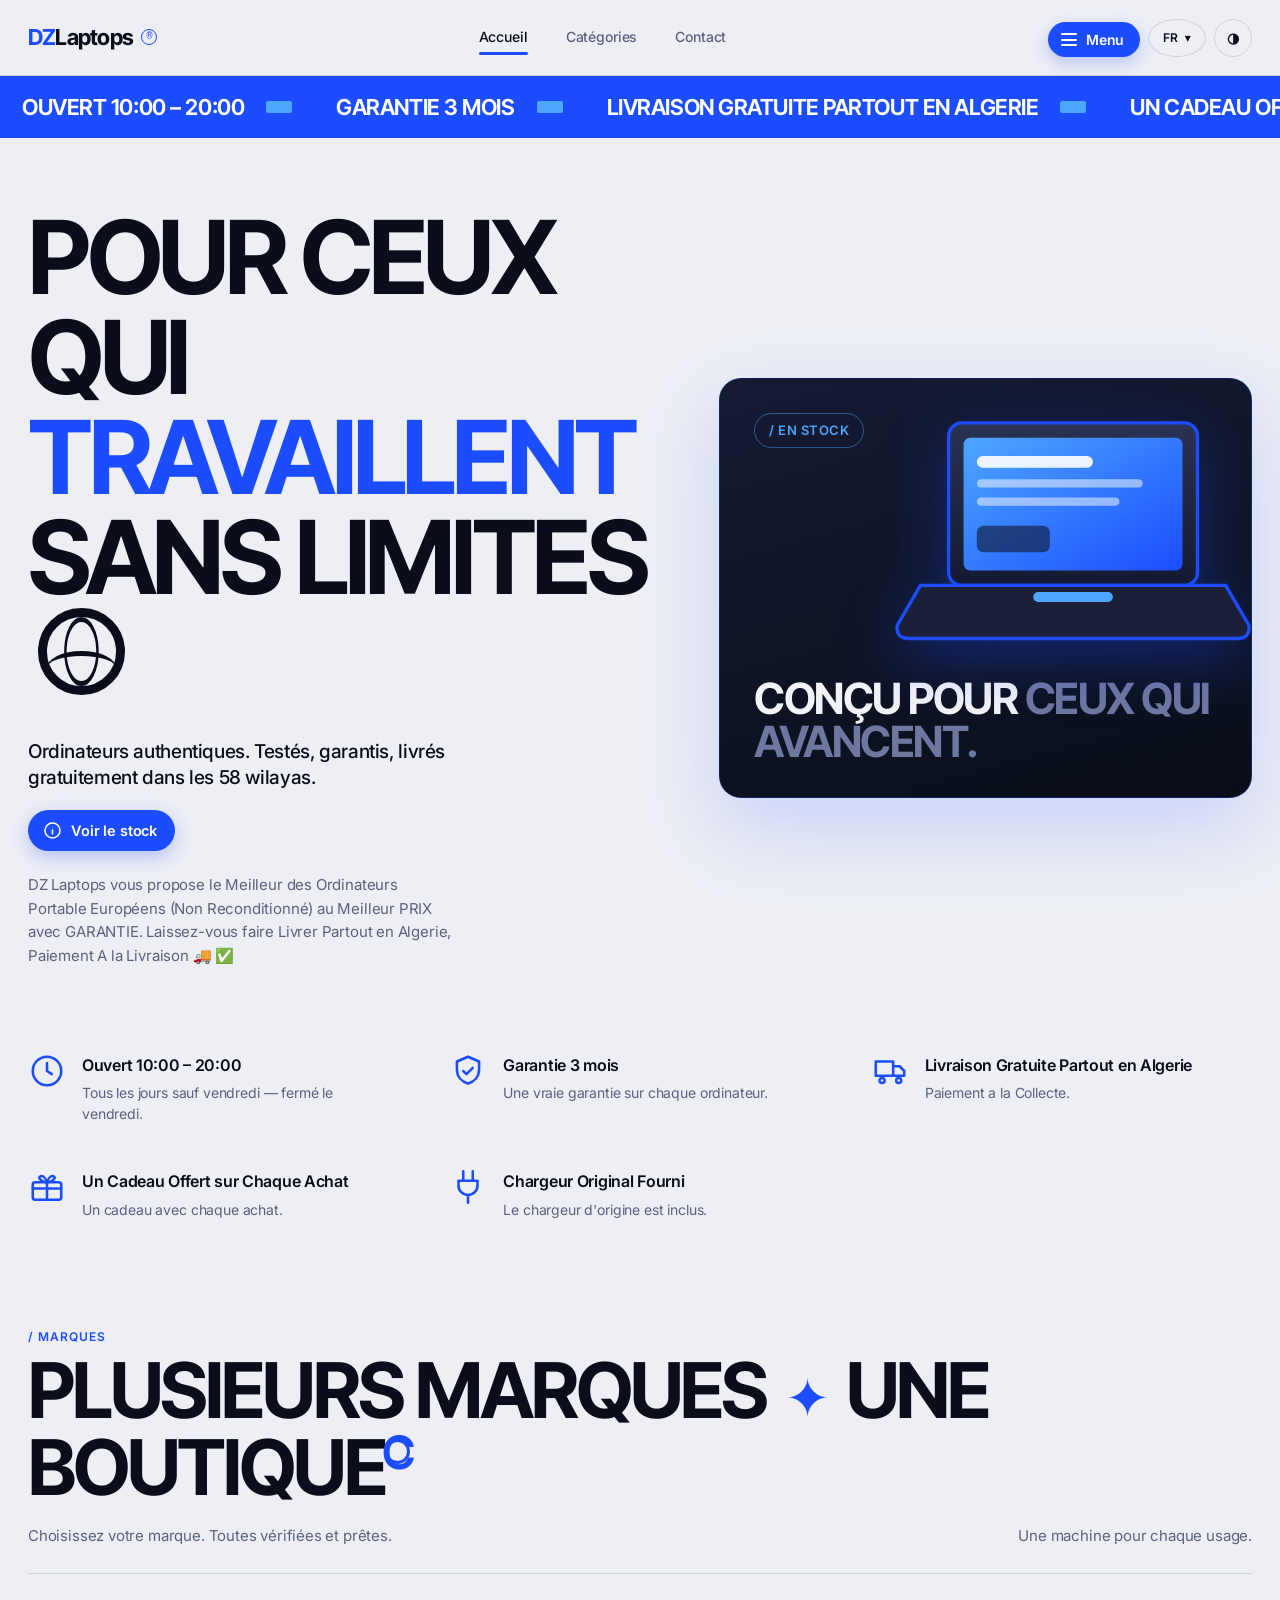
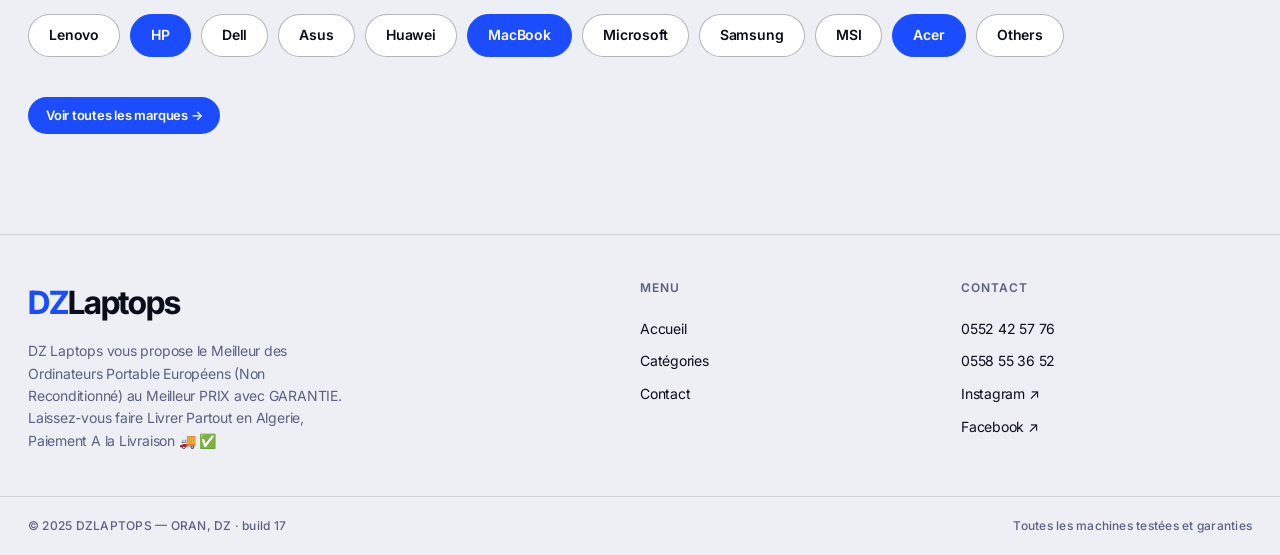
<file: index.html>
<!DOCTYPE html>
<html lang="fr" dir="ltr">
<head>
<meta charset="UTF-8">
<meta name="viewport" content="width=device-width, initial-scale=1.0">
<meta http-equiv="Cache-Control" content="no-cache, no-store, must-revalidate">
<meta http-equiv="Pragma" content="no-cache">
<meta http-equiv="Expires" content="0">
<title>DZLaptops — Oran</title>
<script>
  // Decide theme and paint it BEFORE the browser renders anything.
  // We inject a <style> so html AND body get the right background on the
  // very first paint — no dependence on later JS or CSS-variable timing.
  (function(){
    var t="light";
    try{ var s=localStorage.getItem("dz-theme"); if(s==="light"||s==="dark") t=s; }catch(e){}
    var bg = t==="dark" ? "#0A0E1A" : "#EDEFF5";
    var fg = t==="dark" ? "#F2F3F7" : "#0A0E1A";
    var r=document.documentElement;
    r.setAttribute("data-theme",t);
    r.style.colorScheme=t;
    // Hard-set the theme colors as inline styles on <html>. Inline styles on the
    // root persist no matter what and are what the body/header ultimately sit on.
    r.style.background=bg;
    // A style element enforces body colors on the very first paint. We keep a
    // transition lock only briefly, then release it — but we NEVER remove the
    // color rules, so the theme can't fall back to an undefined value.
    var st=document.createElement("style");
    st.id="pre-theme";
    st.textContent=
      "html[data-theme='"+t+"'],html[data-theme='"+t+"'] body{background:"+bg+" !important}"+
      "html[data-theme='"+t+"'] body{color:"+fg+" !important}"+
      "html.lock-tr,html.lock-tr *{transition:none !important}";
    (document.head||r).appendChild(st);
    r.className=(r.className+" lock-tr").trim();
    // In-app browsers often throttle/break CSS animations, leaving content stuck
    // faded out. Disable entrance animations there so headings stay visible.
    try{
      var ua=navigator.userAgent||"";
      if(/Instagram|FBAN|FBAV|FB_IAB|Messenger|TikTok|Line|Snapchat|Twitter|Pinterest/i.test(ua)){
        r.className=(r.className+" no-anim").trim();
      }
    }catch(e){}
    // release only the transition lock after load (keep the color rules forever)
    window.addEventListener("load",function(){
      setTimeout(function(){ r.className=r.className.replace(/\block-tr\b/,"").trim(); },80);
    });
  })();
</script>
<link rel="preconnect" href="https://fonts.googleapis.com">
<link rel="preconnect" href="https://fonts.gstatic.com" crossorigin>
<link href="https://fonts.googleapis.com/css2?family=Inter:ital,opsz,wght@0,14..32,400..800;1,14..32,400..600&family=Inter+Tight:wght@500;600;700;800&family=Cairo:wght@400;500;600;700;800;900&display=swap" rel="stylesheet">
<style>
  :root{
    color-scheme:light dark;
    --sans:-apple-system,BlinkMacSystemFont,"SF Pro Text","Inter",system-ui,"Segoe UI",Roboto,sans-serif;
    --display:-apple-system,BlinkMacSystemFont,"SF Pro Display","Inter Tight","Inter",system-ui,sans-serif;
    --sans-ar:"SF Arabic","Cairo",-apple-system,sans-serif;
    --mono:ui-monospace,"SF Mono",SFMono-Regular,Menlo,"Roboto Mono",monospace;
    --blue:#1B4DFF;
    --blue-bright:#4DA6FF;
    --navy:#0A0E1A;
    --navy-2:#111832;
    --cream:#F2F3F7;
    --ink:#0A0E1A;
    --radius:22px;
    /* DEFAULT THEME = LIGHT. These fallbacks guarantee the theme is never
       "undefined" even if the data-theme attribute fails to match. */
    --bg:#EDEFF5;
    --bg-panel:#0A0E1A;
    --bg-panel-ink:#F2F3F7;
    --surface:#FFFFFF;
    --surface-2:#F2F3F7;
    --text:#0A0E1A;
    --text-dim:#5A6180;
    --text-on-panel:#F2F3F7;
    --text-on-panel-dim:#9BA3BD;
    --border:rgba(10,14,26,.12);
    --border-panel:rgba(242,243,247,.14);
    --accent:#1B4DFF;
    --accent-solid:#1B4DFF;
    --marquee-bg:#1B4DFF;
    --pill-border:rgba(10,14,26,.30);
  }
  /* ---------- THEME TOKENS ---------- */
  [data-theme="dark"]{
    --bg:#0A0E1A;
    --bg-panel:#F2F3F7;
    --bg-panel-ink:#0A0E1A;
    --surface:#111832;
    --surface-2:#0E1428;
    --text:#F2F3F7;
    --text-dim:#8B93AD;
    --text-on-panel:#0A0E1A;
    --text-on-panel-dim:#5A6180;
    --border:rgba(242,243,247,.10);
    --border-panel:rgba(10,14,26,.12);
    --accent:#3D6BFF;
    --accent-solid:#1B4DFF;
    --marquee-bg:#0A0E1A;
    --pill-border:rgba(242,243,247,.28);
  }
  [data-theme="light"]{
    --bg:#EDEFF5;
    --bg-panel:#0A0E1A;
    --bg-panel-ink:#F2F3F7;
    --surface:#FFFFFF;
    --surface-2:#F2F3F7;
    --text:#0A0E1A;
    --text-dim:#5A6180;
    --text-on-panel:#F2F3F7;
    --text-on-panel-dim:#9BA3BD;
    --border:rgba(10,14,26,.12);
    --border-panel:rgba(242,243,247,.14);
    --accent:#1B4DFF;
    --accent-solid:#1B4DFF;
    --marquee-bg:#1B4DFF;
    --pill-border:rgba(10,14,26,.30);
  }

  *{margin:0;padding:0;box-sizing:border-box}
  html{scroll-behavior:smooth}
  body{
    background:var(--bg);
    color:var(--text);
    font-family:var(--sans);
    font-size:16px;
    line-height:1.47;
    letter-spacing:-.014em;
    font-feature-settings:"kern","liga","calt";
    font-optical-sizing:auto;
    -webkit-font-smoothing:antialiased;
    -moz-osx-font-smoothing:grayscale;
    text-rendering:optimizeLegibility;
    overflow-x:hidden;
    transition:background .4s ease,color .4s ease;
  }
  [dir="rtl"] body{font-family:var(--sans-ar)}
  /* Display: SF Pro Display — refined weight, tight optical tracking */
  .display{
    font-family:var(--display);
    font-weight:700;
    letter-spacing:-.032em;
    line-height:1.02;
    text-transform:uppercase;
    font-optical-sizing:auto;
    font-feature-settings:"kern","liga";
  }
  [dir="rtl"] .display{font-family:var(--sans-ar);font-weight:800;letter-spacing:0;line-height:1.15;text-transform:none}
  .mono{font-family:var(--mono);font-feature-settings:"tnum","zero"}
  [dir="rtl"] .mono{font-family:var(--mono)}
  a{color:inherit;text-decoration:none}
  img{max-width:100%;display:block}

  /* ---------- NAV BAR ---------- */
  .topbar{
    position:sticky;top:0;z-index:100;
    background:var(--bg);
    border-bottom:1px solid var(--border);
    transition:background .4s ease;
  }
  .nav{
    max-width:1400px;margin:0 auto;
    display:flex;align-items:center;justify-content:space-between;
    padding:18px 28px;gap:20px;
  }
  .brand{
    font-family:var(--display);
    font-weight:700;
    font-size:22px;letter-spacing:-.035em;
    display:flex;align-items:center;gap:8px;cursor:pointer;
  }
  .brand .dz{color:var(--accent-solid)}
  .brand .reg{
    font-size:10px;border:1.5px solid var(--accent-solid);color:var(--accent-solid);
    border-radius:50%;width:16px;height:16px;display:inline-flex;align-items:center;justify-content:center;
    font-family:var(--mono);font-weight:500;
  }
  .nav-links{display:flex;gap:6px;align-items:center}
  .nav-links a{
    padding:9px 16px;border-radius:100px;font-size:14px;font-weight:500;
    letter-spacing:-.01em;color:var(--text-dim);transition:.2s;position:relative;
  }
  .nav-links a:hover{color:var(--text)}
  .nav-links a.active{color:var(--text)}
  .nav-links a.active::after{
    content:"";position:absolute;left:16px;right:16px;bottom:2px;height:2.5px;
    background:var(--accent-solid);border-radius:2px;
  }
  .nav-tools{display:flex;gap:8px;align-items:center}

  /* ---------- MENU BUTTON + DROPDOWN ---------- */
  .menu-wrap{position:relative}
  .menu-btn{
    display:inline-flex;align-items:center;gap:9px;cursor:pointer;
    background:var(--accent-solid);color:#fff;border:none;border-radius:100px;
    padding:9px 16px 9px 13px;font-family:var(--sans);font-size:14px;font-weight:600;
    letter-spacing:-.01em;transition:transform .2s,box-shadow .2s,filter .2s;
    box-shadow:0 6px 16px rgba(27,77,255,.26);
  }
  .menu-btn:hover{transform:translateY(-1px);box-shadow:0 9px 22px rgba(27,77,255,.34);filter:brightness(1.05)}
  .menu-ico{display:inline-flex;flex-direction:column;justify-content:center;gap:3.5px;width:16px;height:14px}
  .menu-ico i{display:block;height:2px;width:16px;background:#fff;border-radius:2px;
    transition:transform .32s cubic-bezier(.6,.1,.2,1),opacity .2s}
  .menu-btn.open .menu-ico i:nth-child(1){transform:translateY(5.5px) rotate(45deg)}
  .menu-btn.open .menu-ico i:nth-child(2){opacity:0;transform:scaleX(.4)}
  .menu-btn.open .menu-ico i:nth-child(3){transform:translateY(-5.5px) rotate(-45deg)}
  .menu-label{font-weight:600}

  .menu-drop{
    position:absolute;top:52px;right:0;min-width:250px;z-index:300;
    background:var(--surface);border:1px solid var(--border);border-radius:18px;padding:8px;
    box-shadow:0 24px 60px rgba(10,14,26,.28);
    transform-origin:top right;
    opacity:0;transform:translateY(-10px) scale(.96);pointer-events:none;
    transition:opacity .22s ease,transform .28s cubic-bezier(.2,.9,.25,1);
  }
  [dir="rtl"] .menu-drop{right:auto;left:0;transform-origin:top left}
  .menu-drop.open{opacity:1;transform:translateY(0) scale(1);pointer-events:auto}
  .menu-item{
    display:flex;align-items:center;gap:13px;width:100%;text-align:left;
    background:transparent;border:none;cursor:pointer;padding:11px 12px;border-radius:12px;
    color:var(--text);font-family:var(--sans);transition:background .16s;
    opacity:0;transform:translateY(8px);
  }
  [dir="rtl"] .menu-item{text-align:right}
  .menu-drop.open .menu-item{opacity:1;transform:translateY(0);
    transition:opacity .3s ease,transform .34s cubic-bezier(.2,.9,.25,1),background .16s}
  .menu-drop.open .menu-item:nth-child(1){transition-delay:.04s}
  .menu-drop.open .menu-item:nth-child(2){transition-delay:.09s}
  .menu-drop.open .menu-item:nth-child(3){transition-delay:.14s}
  .menu-drop.open .menu-item:nth-child(4){transition-delay:.19s}
  .menu-item:hover{background:var(--surface-2)}
  .mi-ico{
    width:38px;height:38px;flex:none;border-radius:11px;display:flex;align-items:center;justify-content:center;
    background:rgba(27,77,255,.12);color:var(--accent-solid);
  }
  .mi-ico svg{width:19px;height:19px}
  .menu-item:hover .mi-ico{background:var(--accent-solid);color:#fff}
  .mi-text{display:flex;flex-direction:column;gap:1px;min-width:0}
  .mi-text b{font-size:14.5px;font-weight:600;letter-spacing:-.015em}
  .mi-text small{font-size:12px;color:var(--text-dim);letter-spacing:-.01em}
  .icon-btn{
    width:38px;height:38px;border-radius:50%;border:1px solid var(--border);
    background:transparent;color:var(--text);cursor:pointer;
    display:flex;align-items:center;justify-content:center;font-size:14px;transition:.2s;
    font-weight:600;
  }
  .icon-btn:hover{background:var(--accent-solid);color:#fff;border-color:var(--accent-solid)}
  .lang-btn{width:auto;padding:0 14px;gap:6px;font-family:var(--sans);font-weight:600;font-size:12px;letter-spacing:.02em;text-transform:uppercase}
  .lang-menu{position:relative}
  .lang-drop{
    position:absolute;top:46px;right:0;background:var(--surface);
    border:1px solid var(--border);border-radius:14px;padding:6px;min-width:150px;
    box-shadow:0 20px 50px rgba(0,0,0,.3);display:none;flex-direction:column;gap:2px;z-index:200;
  }
  [dir="rtl"] .lang-drop{right:auto;left:0}
  .lang-drop.open{display:flex}
  .lang-drop button{
    background:transparent;border:none;color:var(--text);text-align:left;
    padding:10px 12px;border-radius:9px;cursor:pointer;font-size:13px;font-weight:500;
    display:flex;justify-content:space-between;align-items:center;font-family:inherit;
  }
  [dir="rtl"] .lang-drop button{text-align:right}
  .lang-drop button:hover{background:var(--accent-solid);color:#fff}
  .lang-drop button .code{font-family:var(--mono);opacity:.55;font-size:11px}

  /* ---------- MARQUEE ---------- */
  .marquee{
    background:var(--marquee-bg);color:#F2F3F7;overflow:hidden;
    border-top:1px solid var(--border);border-bottom:1px solid var(--border);
    padding:14px 0;
  }
  [data-theme="light"] .marquee{color:#fff}
  .marquee-track{display:flex;white-space:nowrap;width:max-content;animation:scroll 32s linear infinite}
  [dir="rtl"] .marquee-track{animation-direction:reverse}
  .marquee:hover .marquee-track{animation-play-state:paused}
  .marquee-item{
    font-family:var(--display);font-weight:640;
    font-size:22px;text-transform:uppercase;letter-spacing:-.02em;
    display:flex;align-items:center;gap:22px;padding:0 22px;
  }
  [dir="rtl"] .marquee-item{font-family:var(--sans-ar);font-weight:700;letter-spacing:0}
  .marquee-dot{width:26px;height:12px;background:var(--blue-bright);border-radius:2px;display:inline-block;flex:none}
  @keyframes scroll{to{transform:translateX(-50%)}}

  /* ---------- LAYOUT ---------- */
  .page{max-width:1400px;margin:0 auto;padding:0 28px}
  .view{display:none}
  .view.active{display:block;opacity:1;animation:fade .5s ease both}
  @keyframes fade{from{opacity:0;transform:translateY(10px)}to{opacity:1;transform:none}}
  /* Safety: if animations are throttled/broken (some in-app browsers),
     force full visibility so headings can never get stuck faded out. */
  @media(prefers-reduced-motion:reduce){.view.active{animation:none}}
  .no-anim .view.active{animation:none !important;opacity:1 !important;transform:none !important}

  /* ---------- HERO ---------- */
  .hero{
    padding:70px 0 40px;display:grid;grid-template-columns:1.1fr .9fr;gap:40px;align-items:center;
  }
  .hero h1{font-size:clamp(46px,8vw,102px);font-weight:680;letter-spacing:-.043em;line-height:.98}
  .hero h1 .hl{color:var(--accent-solid)}
  .globe{
    display:inline-flex;width:.85em;height:.85em;border:.09em solid currentColor;border-radius:50%;
    position:relative;vertical-align:baseline;margin-left:.1em;
  }
  .globe::before,.globe::after{content:"";position:absolute;inset:0;border-radius:50%;border:.05em solid currentColor}
  .globe::before{transform:scaleX(.5)}
  .globe::after{border:none;border-top:.05em solid currentColor;top:50%}
  .hero-sub{
    margin-top:30px;display:flex;flex-direction:column;align-items:flex-start;
    gap:18px;max-width:460px;
  }
  .hero-sub p{
    font-size:19px;color:var(--text);line-height:1.4;max-width:420px;
    letter-spacing:-.02em;font-weight:500;
  }
  .info-btn{
    display:inline-flex;align-items:center;gap:9px;cursor:pointer;
    background:var(--accent-solid);color:#fff;border:none;
    padding:11px 18px 11px 15px;border-radius:100px;
    font-family:var(--sans);font-size:14.5px;font-weight:600;letter-spacing:-.01em;
    transition:transform .2s cubic-bezier(.2,.8,.2,1),box-shadow .2s,filter .2s;
    box-shadow:0 6px 18px rgba(27,77,255,.28);
  }
  .info-btn svg{width:19px;height:19px;flex:none}
  .info-btn:hover{transform:translateY(-2px);box-shadow:0 10px 26px rgba(27,77,255,.36);filter:brightness(1.06)}
  .info-btn:active{transform:translateY(0)}
  [dir="rtl"] .info-btn{padding:11px 15px 11px 18px}
  .hero-tag{margin-top:22px;font-size:15px;color:var(--text-dim);max-width:430px;line-height:1.58;letter-spacing:-.012em}

  .hero-card{
    background:linear-gradient(165deg,#141B33,#0A0E1A);color:#F2F3F7;border-radius:var(--radius);
    padding:34px;position:relative;overflow:hidden;min-height:420px;
    display:flex;flex-direction:column;justify-content:flex-end;
    border:1px solid rgba(27,77,255,.28);
    box-shadow:0 30px 80px rgba(27,77,255,.18);cursor:pointer;
    transition:transform .28s cubic-bezier(.2,.8,.2,1),box-shadow .28s;
  }
  .hero-card:hover{transform:translateY(-4px);box-shadow:0 40px 90px rgba(27,77,255,.28)}
  .hero-card .edition{
    font-family:var(--sans);color:var(--blue-bright);font-weight:600;font-size:13px;letter-spacing:.04em;text-transform:uppercase;
    margin-bottom:auto;display:inline-flex;align-items:center;gap:8px;align-self:flex-start;
    border:1px solid rgba(77,166,255,.45);border-radius:100px;padding:7px 14px;
  }
  .hero-card:hover .edition{background:var(--accent-solid);color:#fff;border-color:var(--accent-solid)}
  .hero-card .laptop-visual{
    position:absolute;top:5%;right:-4%;width:75%;height:60%;
    display:flex;align-items:center;justify-content:center;
  }
  [dir="rtl"] .hero-card .laptop-visual{right:auto;left:-4%}
  .hero-card h2{font-size:clamp(30px,4vw,43px);font-weight:680;line-height:1.0;color:#F2F3F7;letter-spacing:-.035em}
  .hero-card h2 .thin{color:#6E77A0}

  /* laptop SVG shell */
  .laptop-svg{width:100%;filter:drop-shadow(0 20px 30px rgba(27,77,255,.35))}

  /* ---------- FEATURE STRIP (info) — floaty, no boxes ---------- */
  .features{
    display:grid;grid-template-columns:repeat(3,1fr);
    gap:44px 40px;margin:44px 0 96px;
  }
  .feat{display:flex;gap:16px;align-items:flex-start}
  .feat-ico{
    width:38px;height:38px;flex:none;color:var(--accent-solid);
    display:flex;align-items:center;justify-content:center;
  }
  .feat-ico svg{width:100%;height:100%;stroke:currentColor;stroke-width:1.6;fill:none;
    stroke-linecap:round;stroke-linejoin:round}
  .feat-body{padding-top:2px}
  .feat h4{font-size:16px;font-weight:600;margin-bottom:5px;letter-spacing:-.018em}
  .feat p{font-size:14px;color:var(--text-dim);line-height:1.5;max-width:34ch;letter-spacing:-.011em}

  /* ---------- SECTION HEAD ---------- */
  .sec-head{
    display:flex;align-items:flex-start;gap:14px;margin-bottom:8px;
  }
  .sec-eyebrow{
    font-family:var(--sans);font-weight:590;font-size:12px;color:var(--accent-solid);
    text-transform:uppercase;letter-spacing:.08em;padding-top:12px;
  }
  .sec-title{font-size:clamp(38px,6vw,80px);font-weight:680;color:var(--text);letter-spacing:-.038em;line-height:1.0}
  .clover{color:var(--accent-solid);font-size:.7em;vertical-align:middle;margin:0 .12em}
  .csym{
    display:inline-flex;width:.55em;height:.55em;border:.07em solid var(--accent-solid);color:var(--accent-solid);
    border-radius:50%;align-items:center;justify-content:center;font-size:.6em;vertical-align:super;
    font-family:var(--sans);font-weight:600;
  }
  .sec-desc{display:flex;justify-content:space-between;flex-wrap:wrap;gap:16px;margin:18px 0 40px;
    padding-bottom:26px;border-bottom:1px solid var(--border);}
  .sec-desc p{font-size:15px;color:var(--text-dim);letter-spacing:-.012em;line-height:1.5}

  /* ---------- CATEGORY GRID ---------- */
  .cat-intro{padding:60px 0 0}
  .cat-grid{
    display:grid;grid-template-columns:repeat(4,1fr);gap:16px;padding:10px 0 80px;
  }
  .cat-card{
    background:var(--surface);border:1px solid var(--border);border-radius:var(--radius);
    padding:26px 24px;min-height:210px;display:flex;flex-direction:column;justify-content:space-between;
    cursor:pointer;transition:.28s cubic-bezier(.2,.8,.2,1);position:relative;overflow:hidden;
  }
  .cat-card::before{
    content:"";position:absolute;inset:0;background:var(--accent-solid);
    transform:translateY(101%);transition:.35s cubic-bezier(.2,.8,.2,1);z-index:0;
  }
  .cat-card:hover{border-color:var(--accent-solid);transform:translateY(-4px)}
  .cat-card:hover::before{transform:translateY(0)}
  .cat-card:hover *{color:#fff;position:relative;z-index:1}
  .cat-card:hover .cat-num,.cat-card:hover .cat-arrow{color:#fff}
  .cat-num{font-family:var(--mono);font-size:13px;color:var(--text-dim);position:relative;z-index:1}
  .cat-top{display:flex;align-items:center;justify-content:space-between;position:relative;z-index:1}
  .cat-ico{
    width:30px;height:30px;color:var(--accent-solid);position:relative;z-index:1;transition:color .28s;
    display:flex;align-items:center;justify-content:center;
  }
  .cat-ico svg{width:100%;height:100%;stroke:currentColor;stroke-width:1.6;fill:none;
    stroke-linecap:round;stroke-linejoin:round}
  .cat-card:hover .cat-ico{color:#fff}
  .cat-card.usecase .cat-name{font-size:clamp(21px,2.4vw,28px);line-height:1.1}
  .cat-logo{
    width:26px;height:26px;object-fit:contain;position:relative;z-index:1;
    opacity:.75;transition:filter .28s,opacity .28s;
  }
  [data-theme="dark"] .cat-logo{filter:invert(1) brightness(1.6)}   /* dark bg -> light logo */
  .cat-card:hover .cat-logo{filter:brightness(0) invert(1);opacity:1} /* blue fill -> white logo */
  .cat-name{font-size:clamp(26px,3vw,36px);font-weight:680;position:relative;z-index:1;letter-spacing:-.035em}
  .cat-foot{display:flex;justify-content:space-between;align-items:center;position:relative;z-index:1}
  .cat-tag{font-family:var(--sans);font-weight:500;font-size:11px;color:var(--text-dim);text-transform:uppercase;letter-spacing:.06em}
  .cat-arrow{font-size:20px;color:var(--accent-solid);transition:.2s}
  [dir="rtl"] .cat-arrow{transform:scaleX(-1)}

  /* ---------- BRAND DETAIL ---------- */
  .back-link{
    display:inline-flex;align-items:center;gap:8px;font-family:var(--sans);font-weight:600;
    font-size:13px;color:var(--text-dim);cursor:pointer;transition:.2s;text-transform:uppercase;letter-spacing:.05em;
  }
  .back-link:hover{color:var(--accent-solid)}
  .back-arrow{font-size:16px}
  [dir="rtl"] .back-arrow{transform:scaleX(-1)}
  /* all-laptops filter bar */
  .filter-bar{display:flex;flex-wrap:wrap;gap:9px;margin:0 0 26px}
  .filter-chip{
    border:1.5px solid var(--pill-border);border-radius:100px;padding:9px 17px;
    font-family:var(--sans);font-size:13.5px;font-weight:550;color:var(--text);
    background:var(--surface);cursor:pointer;transition:.18s;white-space:nowrap;letter-spacing:-.01em;
  }
  .filter-chip:hover{border-color:var(--accent-solid);color:var(--accent-solid)}
  .filter-chip.on{background:var(--accent-solid);border-color:var(--accent-solid);color:#fff}
  .laptop-list{display:flex;flex-direction:column;gap:14px;padding:4px 0 90px}
  .laptop-card{
    display:grid;grid-template-columns:auto 1fr auto auto;gap:26px;align-items:center;
    padding:24px 28px;border-radius:18px;background:var(--surface);
    border:1px solid var(--border);transition:.22s cubic-bezier(.2,.8,.2,1);cursor:pointer;
  }
  .laptop-card:hover{border-color:var(--accent-solid);transform:translateY(-3px);
    box-shadow:0 18px 44px rgba(27,77,255,.14)}
  .lc-mark{
    width:52px;height:52px;flex:none;border-radius:13px;display:flex;align-items:center;justify-content:center;
    background:var(--accent-solid);color:#fff;font-family:var(--display);font-weight:700;font-size:20px;letter-spacing:-.03em;
    overflow:hidden;
  }
  .lc-mark.has-photo{background:var(--surface-2);width:66px;height:66px}
  .lc-photo{width:100%;height:100%;object-fit:cover;display:block}
  .lc-img{width:26px;height:26px;object-fit:contain;display:block}
  .lc-txt{font-family:var(--display);font-weight:700;font-size:20px;letter-spacing:-.03em}
  .lc-main{min-width:0}
  .lc-model{font-size:18px;font-weight:590;letter-spacing:-.018em;margin-bottom:6px}
  .lc-spec{display:flex;flex-wrap:wrap;gap:8px}
  .lc-spec span{
    font-family:var(--mono);font-size:11.5px;color:var(--text-dim);
    background:var(--surface-2);padding:4px 9px;border-radius:6px;white-space:nowrap;
  }
  .lc-price{text-align:right;white-space:nowrap}
  [dir="rtl"] .lc-price{text-align:left}
  .lc-price .amt{font-size:20px;font-weight:680;letter-spacing:-.02em}
  .lc-price .was{font-family:var(--mono);font-size:12px;color:var(--text-dim);text-decoration:line-through;
    display:block;margin-bottom:1px;opacity:.8}
  .lc-price .cur{font-family:var(--mono);font-size:11px;color:var(--text-dim);display:block;margin-top:2px}
  .lc-tags{display:flex;flex-direction:column;gap:6px;align-items:flex-end}
  [dir="rtl"] .lc-tags{align-items:flex-start}
  .lc-tag{
    font-family:var(--sans);font-size:11px;font-weight:600;text-transform:uppercase;letter-spacing:.04em;
    padding:6px 12px;border-radius:100px;white-space:nowrap;
  }
  .lc-tag.stock{background:rgba(27,77,255,.12);color:var(--accent);border:1px solid rgba(27,77,255,.28)}
  .lc-tag.new{background:var(--accent-solid);color:#fff}
  .lc-tag.sale{background:#E8342B;color:#fff}
  @media(max-width:720px){
    .laptop-card{grid-template-columns:auto 1fr;gap:16px 14px;padding:20px}
    .lc-price{grid-column:2;text-align:left}
    [dir="rtl"] .lc-price{text-align:right}
    .lc-tags{grid-column:1/-1;flex-direction:row;align-items:center;justify-self:start}
    [dir="rtl"] .lc-tags{justify-self:end}
  }

  /* ---------- DETAIL SHEET ---------- */
  .ds-backdrop{
    position:fixed;inset:0;z-index:400;background:rgba(10,14,26,.55);
    backdrop-filter:blur(6px);-webkit-backdrop-filter:blur(6px);
    display:flex;align-items:center;justify-content:center;padding:22px;
    opacity:0;pointer-events:none;transition:opacity .25s ease;
  }
  .ds-backdrop.open{opacity:1;pointer-events:auto}
  .ds-panel{
    background:var(--surface);border:1px solid var(--border);border-radius:22px;
    width:100%;max-width:560px;max-height:86vh;overflow-y:auto;padding:28px;position:relative;
    transform:translateY(16px) scale(.97);transition:transform .3s cubic-bezier(.2,.9,.25,1);
    box-shadow:0 40px 100px rgba(10,14,26,.4);
  }
  .ds-backdrop.open .ds-panel{transform:translateY(0) scale(1)}
  .ds-close{
    position:absolute;top:16px;right:16px;width:34px;height:34px;border-radius:50%;
    background:var(--surface-2);border:1px solid var(--border);color:var(--text);
    cursor:pointer;font-size:14px;display:flex;align-items:center;justify-content:center;transition:.18s;
  }
  [dir="rtl"] .ds-close{right:auto;left:16px}
  .ds-close:hover{background:var(--accent-solid);color:#fff;border-color:var(--accent-solid)}
  .ds-img{width:100%;border-radius:14px;margin-bottom:20px;max-height:260px;object-fit:cover}
  .ds-head{display:flex;gap:14px;align-items:center;margin-bottom:16px;padding-right:40px}
  [dir="rtl"] .ds-head{padding-right:0;padding-left:40px}
  .ds-mark{
    width:50px;height:50px;flex:none;border-radius:13px;background:var(--accent-solid);color:#fff;
    display:flex;align-items:center;justify-content:center;
    font-family:var(--display);font-weight:700;font-size:20px;
  }
  .ds-img{width:25px;height:25px;object-fit:contain;display:block}
  .ds-txt{font-family:var(--display);font-weight:700;font-size:20px;letter-spacing:-.03em}
  .ds-brand{font-family:var(--mono);font-size:12px;color:var(--accent-solid);
    text-transform:uppercase;letter-spacing:.08em}
  .ds-model{font-size:21px;font-weight:640;letter-spacing:-.025em;line-height:1.25}
  .ds-price{display:flex;align-items:baseline;gap:8px;margin-bottom:12px}
  .ds-amt{font-size:28px;font-weight:700;letter-spacing:-.03em}
  .ds-was{font-family:var(--mono);font-size:15px;color:var(--text-dim);text-decoration:line-through}
  .ds-cur{font-family:var(--mono);font-size:12px;color:var(--text-dim)}
  .ds-tags{display:flex;gap:7px;flex-wrap:wrap;margin-bottom:22px}
  .ds-specs{border-top:1px solid var(--border);margin-bottom:22px}
  .ds-row{display:grid;grid-template-columns:130px 1fr;gap:14px;padding:12px 0;
    border-bottom:1px solid var(--border);font-size:14px}
  .ds-k{font-family:var(--mono);font-size:11.5px;color:var(--text-dim);
    text-transform:uppercase;letter-spacing:.05em;padding-top:2px}
  .ds-v{color:var(--text);line-height:1.5;letter-spacing:-.01em}
  .ds-wa{
    display:block;text-align:center;background:var(--accent-solid);color:#fff;
    border-radius:100px;padding:14px;font-weight:600;font-size:15px;letter-spacing:-.01em;
    box-shadow:0 8px 22px rgba(27,77,255,.3);transition:.18s;
  }
  .ds-wa:hover{filter:brightness(1.08);transform:translateY(-2px)}
  .ds-link{display:block;text-align:center;color:var(--text-dim);font-size:13px;
    margin-top:12px;font-weight:500}
  .ds-link:hover{color:var(--accent-solid)}
  @media(max-width:560px){
    .ds-panel{padding:22px;border-radius:20px;max-height:90vh}
    .ds-row{grid-template-columns:1fr;gap:3px;padding:11px 0}
    .ds-amt{font-size:24px}
  }

  /* ---------- POLICY GRID ---------- */
  .policy-grid{display:grid;grid-template-columns:repeat(2,1fr);gap:16px;padding:4px 0 90px}
  .policy-card{
    background:var(--surface);border:1px solid var(--border);border-radius:18px;padding:26px;
    display:flex;gap:16px;align-items:flex-start;
  }
  .policy-card .pc-ico{
    width:44px;height:44px;flex:none;border-radius:12px;display:flex;align-items:center;justify-content:center;
    background:rgba(27,77,255,.12);color:var(--accent-solid);
  }
  .policy-card .pc-ico svg{width:22px;height:22px;stroke:currentColor;stroke-width:1.6;fill:none;
    stroke-linecap:round;stroke-linejoin:round}
  .pc-body h4{font-size:17px;font-weight:600;letter-spacing:-.02em;margin-bottom:5px}
  .pc-body p{font-size:14px;color:var(--text-dim);line-height:1.55;letter-spacing:-.01em}
  .policy-card.wide{grid-column:1/-1}
  .policy-card.wide .pc-map{margin-top:6px}
  .pc-map-link{color:var(--accent-solid);font-weight:600;font-size:14px;display:inline-flex;gap:6px;margin-top:8px}
  @media(max-width:720px){.policy-grid{grid-template-columns:1fr}}

  /* pill tags row — brand quick-links */
  .pills{display:flex;flex-wrap:wrap;gap:10px;margin:4px 0 40px}
  .pill{
    border:1.5px solid var(--pill-border);border-radius:100px;padding:10px 20px;
    font-size:14px;font-weight:600;color:var(--text);white-space:nowrap;cursor:pointer;
    transition:.18s;background:var(--surface);letter-spacing:-.01em;
  }
  .pill:hover{background:var(--accent-solid);border-color:var(--accent-solid);color:#fff;transform:translateY(-2px)}
  .pill.solid{background:var(--accent-solid);border-color:var(--accent-solid);color:#fff}
  .pill.solid:hover{filter:brightness(1.1)}

  /* ---------- CONTACT ---------- */
  .contact-wrap{padding:60px 0 80px;display:grid;grid-template-columns:1fr 1fr;gap:20px}
  .contact-block{
    background:var(--surface);border:1px solid var(--border);border-radius:var(--radius);padding:34px;
  }
  .contact-block.dark{
    background:linear-gradient(160deg,var(--accent-solid),#0F35C4);
    color:#fff;border-color:transparent;
  }
  .contact-block.dark .cb-label{color:rgba(255,255,255,.7)}
  .contact-block.dark .cb-sub{color:rgba(255,255,255,.75)}
  .contact-block.dark .phone-num{color:#fff}
  .contact-block.dark .wa-btn{background:#fff;color:var(--accent-solid)}
  .contact-block.dark .wa-btn:hover{background:rgba(255,255,255,.9)}
  .cb-label{font-family:var(--sans);font-weight:600;font-size:12px;text-transform:uppercase;letter-spacing:.1em;color:var(--accent-solid);margin-bottom:18px}
  .cb-title{font-size:clamp(28px,3.4vw,42px);font-weight:680;margin-bottom:8px;letter-spacing:-.035em}
  .cb-sub{font-size:14.5px;color:var(--text-dim);margin-bottom:24px;line-height:1.6;letter-spacing:-.006em}
  .phone-row{
    display:flex;align-items:center;justify-content:space-between;gap:12px;
    padding:16px 0;border-top:1px solid var(--border);
  }
  .contact-block.dark .phone-row{border-color:rgba(255,255,255,.22)}
  .phone-row:last-child{border-bottom:1px solid var(--border)}
  .contact-block.dark .phone-row:last-child{border-color:rgba(255,255,255,.22)}
  .phone-num{font-family:var(--mono);font-size:22px;font-weight:600;letter-spacing:.01em;font-feature-settings:"tnum"}
  .wa-btn{
    background:var(--accent-solid);color:#fff;border-radius:100px;padding:9px 18px;
    font-size:13px;font-weight:600;display:inline-flex;align-items:center;gap:8px;transition:.2s;white-space:nowrap;
  }
  .wa-btn:hover{filter:brightness(1.12)}
  .social-row{display:flex;gap:10px;margin-top:26px;flex-wrap:wrap}
  .social-chip{
    border:1px solid var(--border);border-radius:100px;padding:11px 20px;font-size:14px;font-weight:600;
    display:inline-flex;align-items:center;gap:9px;transition:.2s;
  }
  .contact-block.dark .social-chip{border-color:rgba(255,255,255,.35);color:#fff}
  .contact-block.dark .social-chip:hover{background:#fff;color:var(--accent-solid);border-color:#fff}
  .social-chip:hover{background:var(--accent-solid);color:#fff;border-color:var(--accent-solid)}
  .hours-list{margin-top:10px}
  .hours-row{display:flex;justify-content:space-between;padding:14px 0;border-top:1px solid var(--border);font-size:15px}
  .hours-row:first-child{border-top:none}
  .hours-row .day{font-weight:600}
  .hours-row .time{font-family:var(--mono);color:var(--text-dim);font-feature-settings:"tnum"}
  .hours-row.closed .time{color:var(--accent-solid);font-weight:600}
  .map-embed{margin-top:22px;border-radius:16px;overflow:hidden;border:1px solid var(--border);height:220px;position:relative}
  .map-embed iframe{width:100%;height:100%;border:0;filter:grayscale(.2)}
  .map-fallback{
    position:absolute;inset:0;display:flex;flex-direction:column;align-items:center;justify-content:center;
    background:var(--surface-2);gap:10px;text-align:center;padding:20px;
  }
  .map-pin{font-size:34px}
  .map-link{color:var(--accent-solid);font-weight:600;font-size:14px;display:inline-flex;gap:6px}

  /* ---------- FOOTER ---------- */
  footer{border-top:1px solid var(--border);margin-top:20px}
  .foot{max-width:1400px;margin:0 auto;padding:44px 28px;display:grid;grid-template-columns:2fr 1fr 1fr;gap:30px}
  .foot-brand{font-family:var(--display);font-weight:700;font-size:32px;letter-spacing:-.035em}
  .foot-brand .dz{color:var(--accent-solid)}
  .foot-tag{color:var(--text-dim);font-size:14px;margin-top:14px;max-width:320px;line-height:1.6}
  .foot h5{font-family:var(--sans);font-weight:600;font-size:12px;text-transform:uppercase;letter-spacing:.08em;color:var(--text-dim);margin-bottom:16px}
  .foot a{display:block;padding:6px 0;font-size:14px;color:var(--text);transition:.2s}
  .foot a:hover{color:var(--accent-solid)}
  .foot-bottom{border-top:1px solid var(--border);padding:20px 28px;max-width:1400px;margin:0 auto;
    display:flex;justify-content:space-between;flex-wrap:wrap;gap:12px;font-size:12px;color:var(--text-dim);font-family:var(--sans);font-weight:500;letter-spacing:.02em}

  /* ---------- RESPONSIVE ---------- */
  @media(max-width:1024px){
    .hero{grid-template-columns:1fr}
    .features{grid-template-columns:repeat(2,1fr)}
    .cat-grid{grid-template-columns:repeat(2,1fr)}
    .contact-wrap{grid-template-columns:1fr}
    .foot{grid-template-columns:1fr 1fr}
  }
  @media(max-width:640px){
    .nav{padding:14px 18px;flex-wrap:wrap;gap:12px}
    .nav-links{order:3;width:100%;justify-content:space-between;overflow-x:auto}
    .nav-links a{padding:8px 10px;font-size:12px}
    .page{padding:0 18px}
    .features{grid-template-columns:1fr;gap:30px;margin:32px 0 64px}
    .cat-grid{grid-template-columns:1fr}
    .hero h1{font-size:52px}
    .marquee-item{font-size:20px}
    .foot{grid-template-columns:1fr}
    .phone-num{font-size:18px}
    .hero-sub{gap:16px}
  }
  /* focus + motion */
  a:focus-visible,button:focus-visible{outline:2.5px solid var(--blue-bright);outline-offset:3px;border-radius:6px}
  @media(prefers-reduced-motion:reduce){.marquee-track{animation:none}.view{animation:none}*{transition:none!important}}
</style>
</head>
<body>

<!-- ============ TOP NAV ============ -->
<div class="topbar">
  <nav class="nav">
    <div class="brand" onclick="go('home')">
      <span><span class="dz">DZ</span>Laptops</span><span class="reg">®</span>
    </div>
    <div class="nav-links">
      <a data-nav="home" onclick="go('home')" data-i18n="nav_home">Home</a>
      <a data-nav="categories" onclick="go('categories')" data-i18n="nav_cat">Categories</a>
      <a data-nav="contact" onclick="go('contact')" data-i18n="nav_contact">Contact</a>
    </div>
    <div class="nav-tools">
      <div class="menu-wrap">
        <button class="menu-btn" id="menuBtn" onclick="toggleMenu(event)" aria-label="Menu" aria-expanded="false">
          <span class="menu-ico"><i></i><i></i><i></i></span>
          <span class="menu-label" data-i18n="menu">Menu</span>
        </button>
        <div class="menu-drop" id="menuDrop">
          <button class="menu-item" onclick="pickMenu('new')">
            <span class="mi-ico"><svg viewBox="0 0 24 24" fill="none" stroke="currentColor" stroke-width="1.7" stroke-linecap="round" stroke-linejoin="round"><path d="M12 3l2.1 5.5L20 9l-4.4 3.8L17 19l-5-3.2L7 19l1.4-6.2L4 9l5.9-.5z"/></svg></span>
            <span class="mi-text"><b data-i18n="menu_new">New arrivals</b><small data-i18n="menu_new_s">Just landed</small></span>
          </button>
          <button class="menu-item" onclick="pickMenu('sale')">
            <span class="mi-ico"><svg viewBox="0 0 24 24" fill="none" stroke="currentColor" stroke-width="1.7" stroke-linecap="round" stroke-linejoin="round"><path d="M9 5H5v4l10 10 4-4z"/><circle cx="7.5" cy="7.5" r="1.2" fill="currentColor" stroke="none"/></svg></span>
            <span class="mi-text"><b data-i18n="menu_sale">Sale</b><small data-i18n="menu_sale_s">Price drops</small></span>
          </button>
          <button class="menu-item" onclick="pickMenu('categories')">
            <span class="mi-ico"><svg viewBox="0 0 24 24" fill="none" stroke="currentColor" stroke-width="1.7" stroke-linecap="round" stroke-linejoin="round"><rect x="4" y="4" width="7" height="7" rx="1.5"/><rect x="13" y="4" width="7" height="7" rx="1.5"/><rect x="4" y="13" width="7" height="7" rx="1.5"/><rect x="13" y="13" width="7" height="7" rx="1.5"/></svg></span>
            <span class="mi-text"><b data-i18n="menu_explore">Explore</b><small data-i18n="menu_explore_s">All brands</small></span>
          </button>
          <button class="menu-item" onclick="pickMenu('policy')">
            <span class="mi-ico"><svg viewBox="0 0 24 24" fill="none" stroke="currentColor" stroke-width="1.7" stroke-linecap="round" stroke-linejoin="round"><circle cx="12" cy="12" r="9"/><path d="M12 16v-4"/><circle cx="12" cy="8" r="0.5" fill="currentColor" stroke="none"/></svg></span>
            <span class="mi-text"><b data-i18n="menu_policy">Policy &amp; info</b><small data-i18n="menu_policy_s">Good to know</small></span>
          </button>
        </div>
      </div>
      <div class="lang-menu">
        <button class="icon-btn lang-btn" onclick="toggleLang(event)"><span id="langLabel">EN</span> ▾</button>
        <div class="lang-drop" id="langDrop">
          <button onclick="setLang('en')">English <span class="code">EN</span></button>
          <button onclick="setLang('fr')">Français <span class="code">FR</span></button>
          <button onclick="setLang('ar')">العربية <span class="code">AR</span></button>
        </div>
      </div>
      <button class="icon-btn" onclick="toggleTheme()" id="themeBtn" title="Toggle theme">◐</button>
    </div>
  </nav>
</div>

<!-- ============ MARQUEE ============ -->
<div class="marquee">
  <div class="marquee-track" id="marquee"></div>
</div>

<!-- ============ HOME ============ -->
<main class="view active" id="view-home">
  <div class="page">
    <section class="hero">
      <div>
        <h1 class="display">
          <span data-i18n="hero_1">For those who</span>
          <span class="hl" data-i18n="hero_2">work</span>
          <span data-i18n="hero_3">without limits</span><span class="globe"></span>
        </h1>
        <div class="hero-sub">
          <p data-i18n="hero_sub">Genuine laptops. Tested, warrantied, delivered free to all 58 wilayas.</p>
          <button class="info-btn" onclick="openAll()" aria-label="More info" data-i18n-title="hero_info_title">
            <svg viewBox="0 0 24 24" fill="none" stroke="currentColor" stroke-width="1.9" stroke-linecap="round" stroke-linejoin="round"><circle cx="12" cy="12" r="9.5"/><path d="M12 16.5v-5"/><circle cx="12" cy="7.8" r="0.4" fill="currentColor" stroke="none"/></svg>
            <span data-i18n="hero_info">See what's in stock</span>
          </button>
        </div>
        <p class="hero-tag" data-i18n="hero_tag">Every machine ships with its original charger, a free handbag, a 3-month warranty and a 24-hour test period.</p>
      </div>
      <div class="hero-card" onclick="openAll()" role="button" tabindex="0" onkeydown="if(event.key==='Enter'||event.key===' '){event.preventDefault();openAll()}">
        <div class="edition" data-i18n="card_edition">/ in stock</div>
        <div class="laptop-visual">
          <svg class="laptop-svg" viewBox="0 0 240 160" fill="none" xmlns="http://www.w3.org/2000/svg">
            <defs>
              <linearGradient id="scr" x1="0" y1="0" x2="1" y2="1">
                <stop offset="0" stop-color="#4DA6FF"/><stop offset="1" stop-color="#1B4DFF"/>
              </linearGradient>
              <linearGradient id="lid" x1="0" y1="0" x2="0" y2="1">
                <stop offset="0" stop-color="#2A3355"/><stop offset="1" stop-color="#141A30"/>
              </linearGradient>
            </defs>
            <rect x="45" y="18" width="150" height="98" rx="8" fill="url(#lid)" stroke="#1B4DFF" stroke-width="2"/>
            <rect x="54" y="27" width="132" height="80" rx="4" fill="url(#scr)"/>
            <rect x="62" y="38" width="70" height="7" rx="3.5" fill="#fff" opacity=".9"/>
            <rect x="62" y="52" width="100" height="5" rx="2.5" fill="#fff" opacity=".5"/>
            <rect x="62" y="63" width="86" height="5" rx="2.5" fill="#fff" opacity=".5"/>
            <rect x="62" y="80" width="44" height="16" rx="4" fill="#0A0E1A" opacity=".55"/>
            <path d="M28 116 L212 116 L226 140 Q227 148 219 148 L21 148 Q13 148 14 140 Z" fill="#1B2038" stroke="#1B4DFF" stroke-width="2"/>
            <rect x="96" y="120" width="48" height="6" rx="3" fill="#4DA6FF"/>
          </svg>
        </div>
        <h2 class="display"><span data-i18n="card_h1">Built for</span> <span class="thin" data-i18n="card_h2">those who ship.</span></h2>
      </div>
    </section>

    <!-- feature strip = the shop info -->
    <section class="features" id="featStrip"></section>

    <!-- categories preview -->
    <div class="page" style="padding:0">
      <div class="sec-head">
        <span class="sec-eyebrow" data-i18n="brands_eye">/ brands</span>
      </div>
      <h2 class="sec-title display"><span data-i18n="brands_t1">Ten names</span> <span class="clover">✦</span> <span data-i18n="brands_t2">one shop</span><span class="csym">C</span></h2>
      <div class="sec-desc">
        <p data-i18n="brands_d1">Pick your make. Every brand, checked and ready.</p>
        <p data-i18n="brands_d2">A machine for every kind of work.</p>
      </div>
      <div class="pills" id="homePills"></div>
      <div style="padding-bottom:80px">
        <a class="wa-btn" onclick="go('categories')" style="cursor:pointer" data-i18n="browse_all">Browse all brands →</a>
      </div>
    </div>
  </div>
</main>

<!-- ============ CATEGORIES ============ -->
<main class="view" id="view-categories">
  <div class="page">
    <div class="cat-intro">
      <div class="sec-head">
        <span class="sec-eyebrow" data-i18n="cat_eye">/ categories</span>
      </div>
      <h2 class="sec-title display"><span data-i18n="cat_t1">Choose your</span> <span class="clover">✦</span> <span data-i18n="cat_t2">brand</span><span class="csym">R</span></h2>
      <div class="sec-desc">
        <p data-i18n="cat_d1">Ten trusted makers. Tap a brand to ask what's in stock.</p>
        <p data-i18n="cat_d2">Every unit tested & warrantied.</p>
      </div>
    </div>
    <div class="cat-grid" id="catGrid"></div>
  </div>
</main>

<!-- ============ BRAND DETAIL ============ -->
<main class="view" id="view-brand">
  <div class="page">
    <div class="cat-intro">
      <a class="back-link" onclick="go('categories')"><span class="back-arrow">←</span> <span data-i18n="brand_back">All brands</span></a>
      <div class="sec-head" style="margin-top:22px">
        <span class="sec-eyebrow" id="brandEyebrow">/ brand</span>
      </div>
      <h2 class="sec-title display" id="brandTitle">Brand</h2>
      <div class="sec-desc">
        <p id="brandSub"></p>
        <p data-i18n="brand_ask_help">Tap any model to ask about it on WhatsApp.</p>
      </div>
    </div>
    <div class="laptop-list" id="brandList"></div>
  </div>
</main>

<!-- ============ ALL LAPTOPS ============ -->
<main class="view" id="view-all">
  <div class="page">
    <div class="cat-intro">
      <div class="sec-head">
        <span class="sec-eyebrow" data-i18n="all_eye">/ in stock</span>
      </div>
      <h2 class="sec-title display"><span data-i18n="all_t1">Everything</span> <span class="clover">✦</span> <span data-i18n="all_t2">in the shop</span></h2>
      <div class="sec-desc">
        <p id="allSub"></p>
        <p data-i18n="all_help">Filter by brand, or tap a model to ask on WhatsApp.</p>
      </div>
    </div>
    <div class="filter-bar" id="allFilters"></div>
    <div class="laptop-list" id="allList"></div>
  </div>
</main>

<!-- ============ NEW ARRIVALS ============ -->
<main class="view" id="view-new">
  <div class="page">
    <div class="cat-intro">
      <div class="sec-head"><span class="sec-eyebrow" data-i18n="new_eye">/ just landed</span></div>
      <h2 class="sec-title display"><span data-i18n="new_t1">New</span> <span class="clover">✦</span> <span data-i18n="new_t2">arrivals</span></h2>
      <div class="sec-desc">
        <p id="newSub"></p>
        <p data-i18n="new_help">The latest machines to hit the shop.</p>
      </div>
    </div>
    <div class="laptop-list" id="newList"></div>
  </div>
</main>

<!-- ============ SALE ============ -->
<main class="view" id="view-sale">
  <div class="page">
    <div class="cat-intro">
      <div class="sec-head"><span class="sec-eyebrow" data-i18n="sale_eye">/ price drops</span></div>
      <h2 class="sec-title display"><span data-i18n="sale_t1">On</span> <span class="clover">✦</span> <span data-i18n="sale_t2">sale</span></h2>
      <div class="sec-desc">
        <p id="saleSub"></p>
        <p data-i18n="sale_help">Limited-time prices. When they're gone, they're gone.</p>
      </div>
    </div>
    <div class="laptop-list" id="saleList"></div>
  </div>
</main>

<!-- ============ POLICY & INFO ============ -->
<main class="view" id="view-policy">
  <div class="page">
    <div class="cat-intro">
      <div class="sec-head"><span class="sec-eyebrow" data-i18n="pol_eye">/ good to know</span></div>
      <h2 class="sec-title display"><span data-i18n="pol_t1">Policy</span> <span class="clover">✦</span> <span data-i18n="pol_t2">& info</span></h2>
      <div class="sec-desc">
        <p data-i18n="pol_desc">Everything that comes with buying from DZLaptops.</p>
      </div>
    </div>
    <div class="policy-grid" id="policyGrid"></div>
  </div>
</main>

<!-- ============ CONTACT ============ -->
<main class="view" id="view-contact">
  <div class="page">
    <div class="cat-intro">
      <div class="sec-head"><span class="sec-eyebrow" data-i18n="ct_eye">/ contact</span></div>
      <h2 class="sec-title display"><span data-i18n="ct_t1">Come by</span> <span class="clover">✦</span> <span data-i18n="ct_t2">or message us</span></h2>
    </div>
    <div class="contact-wrap">
      <!-- phones + socials -->
      <div class="contact-block dark">
        <div class="cb-label" data-i18n="ct_call">Call or WhatsApp</div>
        <div class="cb-title display" data-i18n="ct_reach">Reach us direct</div>
        <div class="cb-sub" data-i18n="ct_reach_sub">Two lines, both on WhatsApp. Message anytime.</div>
        <div class="phone-row">
          <span class="phone-num">0552 42 57 76</span>
          <a class="wa-btn" href="https://wa.me/213552425776" target="_blank" rel="noopener">WhatsApp ↗</a>
        </div>
        <div class="phone-row">
          <span class="phone-num">0558 55 36 52</span>
          <a class="wa-btn" href="https://wa.me/213558553652" target="_blank" rel="noopener">WhatsApp ↗</a>
        </div>
        <div class="social-row">
          <a class="social-chip" href="https://instagram.com/dzlaptops" target="_blank" rel="noopener">◎ Instagram · @dzlaptops</a>
          <a class="social-chip" href="https://facebook.com/dzlaptops" target="_blank" rel="noopener">f · @dzlaptops</a>
        </div>
      </div>

      <!-- hours + map -->
      <div class="contact-block">
        <div class="cb-label" data-i18n="ct_hours">Hours & location</div>
        <div class="cb-title display" data-i18n="ct_visit">Visit the shop</div>
        <div class="hours-list" id="hoursList"></div>
        <div class="map-embed">
          <div class="map-fallback">
            <div class="map-pin">📍</div>
            <div style="font-weight:700;font-size:17px" data-i18n="ct_city">Oran, Algeria</div>
            <a class="map-link" href="https://goo.gl/maps/xFQfuoDeWHXN9hqJ9" target="_blank" rel="noopener"><span data-i18n="ct_open_maps">Open in Google Maps</span> ↗</a>
          </div>
        </div>
      </div>
    </div>
  </div>
</main>

<!-- ============ FOOTER ============ -->
<footer>
  <div class="foot">
    <div>
      <div class="foot-brand"><span class="dz">DZ</span>Laptops</div>
      <p class="foot-tag" data-i18n="foot_tag">DZ Laptops vous propose le Meilleur des Ordinateurs Portable Européens (Non Reconditionné) au Meilleur PRIX avec GARANTIE. Laissez-vous faire Livrer Partout en Algerie, Paiement A la Livraison 🚚 ✅</p>
    </div>
    <div>
      <h5 data-i18n="foot_menu">Menu</h5>
      <a onclick="go('home')" style="cursor:pointer" data-i18n="nav_home">Home</a>
      <a onclick="go('categories')" style="cursor:pointer" data-i18n="nav_cat">Categories</a>
      <a onclick="go('contact')" style="cursor:pointer" data-i18n="nav_contact">Contact</a>
    </div>
    <div>
      <h5 data-i18n="foot_reach">Reach</h5>
      <a href="https://wa.me/213552425776" target="_blank" rel="noopener">0552 42 57 76</a>
      <a href="https://wa.me/213558553652" target="_blank" rel="noopener">0558 55 36 52</a>
      <a href="https://instagram.com/dzlaptops" target="_blank" rel="noopener">Instagram ↗</a>
      <a href="https://facebook.com/dzlaptops" target="_blank" rel="noopener">Facebook ↗</a>
    </div>
  </div>
  <div class="foot-bottom">
    <span>© 2025 DZLAPTOPS — ORAN, DZ · build 17</span>
    <span data-i18n="foot_rights">ALL MACHINES TESTED & WARRANTIED</span>
  </div>
</footer>

<script>
/* ================= i18n ================= */
const I18N = {
  en:{
    nav_home:"Home", nav_cat:"Categories", nav_contact:"Contact",
    hero_1:"For those who", hero_2:"work", hero_3:"without limits",
    hero_sub:"Genuine laptops. Tested, warrantied, delivered free to all 58 wilayas.",
    hero_info:"See what's in stock", hero_info_title:"See every laptop in stock",
    all_eye:"/ in stock", all_t1:"Everything", all_t2:"in the shop",
    all_help:"Filter by brand, or tap a model to ask on WhatsApp.", all_brands:"All",
    all_available:"all available",
    menu:"Menu", menu_new:"New arrivals", menu_new_s:"Just landed",
    menu_sale:"Sale", menu_sale_s:"Price drops",
    menu_explore:"Explore", menu_explore_s:"All brands",
    menu_policy:"Policy & info", menu_policy_s:"Good to know",
    tag_new:"New", tag_sale:"Sale",
    ds_ask:"Ask about this on WhatsApp", ds_post:"See the original post",
    new_eye:"/ just landed", new_t1:"New", new_t2:"arrivals",
    new_help:"The latest machines to hit the shop.", new_count:"new this season",
    sale_eye:"/ price drops", sale_t1:"On", sale_t2:"sale",
    sale_help:"Limited-time prices. When they're gone, they're gone.", sale_count:"on sale now",
    pol_eye:"/ good to know", pol_t1:"Policy", pol_t2:"& info",
    pol_desc:"Everything that comes with buying from DZLaptops.",
    pol_shop_title:"Visit the shop", pol_shop_body:"Oran, Algeria · Open 10:00–20:00 daily, closed Friday.",
    policy:[
      ["clock","Opening hours","Open every day 10:00–20:00. Closed on Fridays."],
      ["shield","3-month warranty","Real coverage on every laptop we sell."],
      ["truck","Free delivery, all 58 wilayas","Delivered anywhere in Algeria at no cost. Pay on delivery."],
      ["gift","A free gift with every purchase","Every laptop comes with a gift on us."],
      ["plug","Original charger included","Every machine ships with its genuine charger — never a substitute."]
    ],
    hero_tag:"DZ Laptops brings you the Best European Laptops (Not Refurbished) at the Best PRICE, with a WARRANTY. Delivered Anywhere in Algeria, Pay On Delivery 🚚 ✅",
    card_edition:"/ in stock", card_h1:"Built for", card_h2:"those who ship.",
    brands_eye:"/ brands", brands_t1:"Several brands", brands_t2:"one shop",
    brands_d1:"Pick your make. Every brand, checked and ready.", brands_d2:"A machine for every kind of work.",
    browse_all:"Browse all brands →",
    cat_eye:"/ categories", cat_t1:"What will you", cat_t2:"use it for",
    cat_d1:"Find the right machine for what you actually do.", cat_d2:"Every unit tested & warrantied.",
    cats:{student:"Étudiant, Enseignant & Bureautique",gaming:"Gamers, Architectes & Ingénieurs",dev:"Développeur & Programmation",creator:"Créateur de contenu",business:"Entreprise"},
    cat_eyebrows:{student:"study & office",gaming:"gaming & engineering",dev:"development",creator:"content creation",business:"business"},
    cat_empty:"Nothing in this category yet — check back soon.",
    ct_eye:"/ contact", ct_t1:"Come by", ct_t2:"or message us",
    ct_call:"Call or WhatsApp", ct_reach:"Reach us direct", ct_reach_sub:"Two lines, both on WhatsApp. Message anytime.",
    ct_hours:"Hours & location", ct_visit:"Visit the shop", ct_city:"Oran, Algeria", ct_open_maps:"Open in Google Maps",
    foot_tag:"DZ Laptops brings you the Best European Laptops (Not Refurbished) at the Best PRICE, with a WARRANTY. Delivered Anywhere in Algeria, Pay On Delivery 🚚 ✅",
    foot_menu:"Menu", foot_reach:"Reach", foot_rights:"All machines tested & warrantied",
    feats:[
      ["🕙","Open 10:00 – 20:00","Every day except Friday — we're closed Fridays."],
      ["🛡️","3-month warranty","Real coverage on every laptop we sell."],
      ["truck","Free delivery, all 58 wilayas","Pay on delivery, anywhere in Algeria."],
      ["gift","A free gift with every purchase","Every laptop comes with a gift on us."],
      ["plug","Original charger included","The genuine charger, never a substitute."]
    ],
    days:[["Saturday","10:00 – 20:00",0],["Sunday","10:00 – 20:00",0],["Monday","10:00 – 20:00",0],["Tuesday","10:00 – 20:00",0],["Wednesday","10:00 – 20:00",0],["Thursday","10:00 – 20:00",0],["Friday","Closed",1]],
    ask:"Ask what's in stock",
    in_stock_short:"in stock", brand_models:"models", brand_back:"All categories",
    brand_ask_help:"Tap any model to ask about it on WhatsApp.",
    brand_wa:"Hi, is this available? —", status_in:"In stock", status_out:"On order",
    currency:"DZD"
  },
  fr:{
    nav_home:"Accueil", nav_cat:"Catégories", nav_contact:"Contact",
    hero_1:"Pour ceux qui", hero_2:"travaillent", hero_3:"sans limites",
    hero_sub:"Ordinateurs authentiques. Testés, garantis, livrés gratuitement dans les 58 wilayas.",
    hero_info:"Voir le stock", hero_info_title:"Voir tous les ordinateurs en stock",
    all_eye:"/ en stock", all_t1:"Tout", all_t2:"en boutique",
    all_help:"Filtrez par marque, ou touchez un modèle pour demander sur WhatsApp.", all_brands:"Tous",
    all_available:"tous disponibles",
    menu:"Menu", menu_new:"Nouveautés", menu_new_s:"Vient d'arriver",
    menu_sale:"Soldes", menu_sale_s:"Baisses de prix",
    menu_explore:"Explorer", menu_explore_s:"Toutes les marques",
    menu_policy:"Infos & politique", menu_policy_s:"Bon à savoir",
    tag_new:"Nouveau", tag_sale:"Promo",
    ds_ask:"Demander sur WhatsApp", ds_post:"Voir la publication",
    new_eye:"/ vient d'arriver", new_t1:"Nouveautés", new_t2:"",
    new_help:"Les dernières machines arrivées en boutique.", new_count:"nouveautés cette saison",
    sale_eye:"/ baisses de prix", sale_t1:"En", sale_t2:"solde",
    sale_help:"Prix pour une durée limitée. Une fois partis, c'est fini.", sale_count:"en solde maintenant",
    pol_eye:"/ bon à savoir", pol_t1:"Infos", pol_t2:"& politique",
    pol_desc:"Tout ce qui accompagne un achat chez DZLaptops.",
    pol_shop_title:"Venez à la boutique", pol_shop_body:"Oran, Algérie · Ouvert 10:00–20:00 tous les jours, fermé le vendredi.",
    policy:[
      ["clock","Horaires d'ouverture","Ouvert tous les jours 10:00–20:00. Fermé le vendredi."],
      ["shield","Garantie 3 mois","Une vraie garantie sur chaque ordinateur vendu."],
      ["truck","Livraison Gratuite Partout en Algerie","Paiement a la Collecte."],
      ["gift","Un Cadeau Offert sur Chaque Achat","Un cadeau offert avec chaque ordinateur."],
      ["plug","Chargeur Original Fourni","Le chargeur d'origine, jamais un substitut."]
    ],
    hero_tag:"DZ Laptops vous propose le Meilleur des Ordinateurs Portable Européens (Non Reconditionné) au Meilleur PRIX avec GARANTIE. Laissez-vous faire Livrer Partout en Algerie, Paiement A la Livraison 🚚 ✅",
    card_edition:"/ en stock", card_h1:"Conçu pour", card_h2:"ceux qui avancent.",
    brands_eye:"/ marques", brands_t1:"Plusieurs marques", brands_t2:"une boutique",
    brands_d1:"Choisissez votre marque. Toutes vérifiées et prêtes.", brands_d2:"Une machine pour chaque usage.",
    browse_all:"Voir toutes les marques →",
    cat_eye:"/ catégories", cat_t1:"Pour quel", cat_t2:"usage",
    cat_d1:"Trouvez la machine adaptée à votre usage.", cat_d2:"Chaque unité testée et garantie.",
    cats:{student:"Étudiant, Enseignant & Bureautique",gaming:"Gamers, Architectes & Ingénieurs",dev:"Développeur & Programmation",creator:"Créateur de contenu",business:"Entreprise"},
    cat_eyebrows:{student:"études & bureautique",gaming:"gaming & ingénierie",dev:"développement",creator:"création de contenu",business:"entreprise"},
    cat_empty:"Rien dans cette catégorie pour le moment.",
    ct_eye:"/ contact", ct_t1:"Passez nous voir", ct_t2:"ou écrivez-nous",
    ct_call:"Appel ou WhatsApp", ct_reach:"Contactez-nous", ct_reach_sub:"Deux lignes, toutes deux sur WhatsApp. Écrivez à tout moment.",
    ct_hours:"Horaires & adresse", ct_visit:"Venez à la boutique", ct_city:"Oran, Algérie", ct_open_maps:"Ouvrir dans Google Maps",
    foot_tag:"DZ Laptops vous propose le Meilleur des Ordinateurs Portable Européens (Non Reconditionné) au Meilleur PRIX avec GARANTIE. Laissez-vous faire Livrer Partout en Algerie, Paiement A la Livraison 🚚 ✅",
    foot_menu:"Menu", foot_reach:"Contact", foot_rights:"Toutes les machines testées et garanties",
    feats:[
      ["🕙","Ouvert 10:00 – 20:00","Tous les jours sauf vendredi — fermé le vendredi."],
      ["🛡️","Garantie 3 mois","Une vraie garantie sur chaque ordinateur."],
      ["🚚","Livraison Gratuite Partout en Algerie","Paiement a la Collecte."],
      ["🎁","Un Cadeau Offert sur Chaque Achat","Un cadeau avec chaque achat."],
      ["🔌","Chargeur Original Fourni","Le chargeur d'origine est inclus."]
    ],
    days:[["Samedi","10:00 – 20:00",0],["Dimanche","10:00 – 20:00",0],["Lundi","10:00 – 20:00",0],["Mardi","10:00 – 20:00",0],["Mercredi","10:00 – 20:00",0],["Jeudi","10:00 – 20:00",0],["Vendredi","Fermé",1]],
    ask:"Demander le stock",
    in_stock_short:"en stock", brand_models:"modèles", brand_back:"Toutes les catégories",
    brand_ask_help:"Touchez un modèle pour le demander sur WhatsApp.",
    brand_wa:"Bonjour, est-ce disponible ? —", status_in:"En stock", status_out:"Sur commande",
    currency:"DZD"
  },
  ar:{
    nav_home:"الرئيسية", nav_cat:"الفئات", nav_contact:"اتصل بنا",
    hero_1:"لأولئك الذين", hero_2:"يعملون", hero_3:"بلا حدود",
    hero_sub:"حواسيب أصلية. مُختبرة، مضمونة، وتوصيل مجاني إلى كل الولايات الـ58.",
    hero_info:"شاهد المتوفر", hero_info_title:"شاهد كل الحواسيب المتوفرة",
    all_eye:"/ متوفر", all_t1:"كل شيء", all_t2:"في المتجر",
    all_help:"صفِّ حسب العلامة، أو اضغط على موديل للسؤال عبر واتساب.", all_brands:"الكل",
    all_available:"كلها متوفرة",
    menu:"القائمة", menu_new:"وصل حديثاً", menu_new_s:"جديد",
    menu_sale:"تخفيضات", menu_sale_s:"أسعار منخفضة",
    menu_explore:"استكشف", menu_explore_s:"كل العلامات",
    menu_policy:"معلومات وسياسة", menu_policy_s:"معلومات مفيدة",
    tag_new:"جديد", tag_sale:"تخفيض",
    ds_ask:"اسأل عبر واتساب", ds_post:"شاهد المنشور الأصلي",
    new_eye:"/ وصل حديثاً", new_t1:"وصل", new_t2:"حديثاً",
    new_help:"أحدث الأجهزة التي وصلت إلى المتجر.", new_count:"جديدة هذا الموسم",
    sale_eye:"/ أسعار منخفضة", sale_t1:"في", sale_t2:"التخفيضات",
    sale_help:"أسعار لفترة محدودة. عند نفادها تنتهي.", sale_count:"في التخفيضات الآن",
    pol_eye:"/ معلومات مفيدة", pol_t1:"معلومات", pol_t2:"وسياسة",
    pol_desc:"كل ما يأتي مع الشراء من DZLaptops.",
    pol_shop_title:"زُر المتجر", pol_shop_body:"وهران، الجزائر · مفتوح 10:00–20:00 يومياً، مغلق يوم الجمعة.",
    policy:[
      ["clock","أوقات العمل","مفتوح كل يوم 10:00–20:00. مغلق يوم الجمعة."],
      ["shield","ضمان 3 أشهر","ضمان حقيقي على كل حاسوب نبيعه."],
      ["truck","توصيل مجاني إلى كل الجزائر","الدفع عند الاستلام."],
      ["gift","هدية مجانية مع كل عملية شراء","هدية مع كل شراء."],
      ["plug","شاحن أصلي مُرفق","الشاحن الأصلي مُتضمَّن."]
    ],
    hero_tag:"DZ Laptops تقدم لك أفضل الحواسيب المحمولة الأوروبية (غير مجددة) بأفضل سعر مع ضمان. توصيل إلى كل الجزائر، الدفع عند الاستلام 🚚 ✅",
    card_edition:"/ متوفر", card_h1:"مصمم لأجل", card_h2:"من ينجزون العمل.",
    brands_eye:"/ العلامات", brands_t1:"عدة علامات", brands_t2:"متجر واحد",
    brands_d1:"اختر علامتك. كل الأجهزة مفحوصة وجاهزة.", brands_d2:"جهاز لكل نوع من العمل.",
    browse_all:"تصفح كل العلامات ←",
    cat_eye:"/ الفئات", cat_t1:"لأي", cat_t2:"استخدام",
    cat_d1:"اعثر على الجهاز المناسب لاستخدامك.", cat_d2:"كل جهاز مفحوص ومضمون.",
    cats:{student:"طلاب وأساتذة ومكتبيات",gaming:"ألعاب ومهندسون ومعماريون",dev:"مطورون وبرمجة",creator:"صناع المحتوى",business:"شركات"},
    cat_eyebrows:{student:"دراسة ومكتب",gaming:"ألعاب وهندسة",dev:"تطوير",creator:"صناعة المحتوى",business:"شركات"},
    cat_empty:"لا يوجد شيء في هذه الفئة بعد.",
    ct_eye:"/ اتصل", ct_t1:"مرّ علينا", ct_t2:"أو راسلنا",
    ct_call:"اتصال أو واتساب", ct_reach:"تواصل معنا مباشرة", ct_reach_sub:"خطان، كلاهما على واتساب. راسلنا في أي وقت.",
    ct_hours:"الأوقات والموقع", ct_visit:"زُر المتجر", ct_city:"وهران، الجزائر", ct_open_maps:"افتح في خرائط Google",
    foot_tag:"DZ Laptops تقدم لك أفضل الحواسيب المحمولة الأوروبية (غير مجددة) بأفضل سعر مع ضمان. توصيل إلى كل الجزائر، الدفع عند الاستلام 🚚 ✅",
    foot_menu:"القائمة", foot_reach:"تواصل", foot_rights:"كل الأجهزة مفحوصة ومضمونة",
    feats:[
      ["🕙","مفتوح 10:00 – 20:00","كل يوم ما عدا الجمعة — مغلق يوم الجمعة."],
      ["🛡️","ضمان 3 أشهر","ضمان حقيقي على كل حاسوب نبيعه."],
      ["🚚","توصيل مجاني إلى كل الجزائر","الدفع عند الاستلام."],
      ["🎁","هدية مجانية مع كل عملية شراء","هدية مع كل شراء."],
      ["🔌","شاحن أصلي مُرفق","الشاحن الأصلي مُتضمَّن."]
    ],
    days:[["السبت","10:00 – 20:00",0],["الأحد","10:00 – 20:00",0],["الإثنين","10:00 – 20:00",0],["الثلاثاء","10:00 – 20:00",0],["الأربعاء","10:00 – 20:00",0],["الخميس","10:00 – 20:00",0],["الجمعة","مغلق",1]],
    ask:"اسأل عن المتوفر",
    in_stock_short:"متوفر", brand_models:"موديلات", brand_back:"كل الفئات",
    brand_ask_help:"اضغط على أي موديل للسؤال عنه عبر واتساب.",
    brand_wa:"مرحبا، هل هذا متوفر؟ —", status_in:"متوفر", status_out:"بالطلب",
    currency:"دج"
  }
};

/* ====== SUPABASE — fill these in ====== */
const SUPABASE_URL  = "https://ayaemwiradsxegvnefne.supabase.co";
const SUPABASE_ANON = "sb_publishable_oWDazfX7EJsRCxKmww-s_w_CQuCGfiE";
/* ====================================== */

const BRANDS = ["Lenovo","HP","Dell","Asus","Huawei","MacBook","Microsoft","Samsung","MSI","Acer","Others"];

/* ---- USE-CASE CATEGORIES (what the Categories page shows) ---- */
const CATS = ["student","gaming","dev","creator","business"];
const CAT_ICONS = {
  student:'<svg viewBox="0 0 24 24"><path d="M12 4L2 9l10 5 10-5z"/><path d="M6 11.5V17c0 1 2.7 2.5 6 2.5s6-1.5 6-2.5v-5.5"/></svg>',
  gaming:'<svg viewBox="0 0 24 24"><rect x="2" y="7" width="20" height="11" rx="4"/><path d="M7 11v3M5.5 12.5h3M15.5 12h.01M18 14h.01"/></svg>',
  dev:'<svg viewBox="0 0 24 24"><path d="M8 8l-4 4 4 4M16 8l4 4-4 4M13.5 6l-3 12"/></svg>',
  creator:'<svg viewBox="0 0 24 24"><rect x="2" y="6" width="14" height="12" rx="2.5"/><path d="M16 10.5l6-3.5v10l-6-3.5z"/></svg>',
  business:'<svg viewBox="0 0 24 24"><rect x="2.5" y="7" width="19" height="12.5" rx="2.5"/><path d="M8.5 7V5.5A1.5 1.5 0 0 1 10 4h4a1.5 1.5 0 0 1 1.5 1.5V7"/><path d="M2.5 12h19"/></svg>',
};

/* Auto-guess a laptop's category from its specs.
   The admin can override this per laptop — this is just a sensible default. */
function guessCat(it){
  const s = ((it.spec||[]).join(" ") + " " +
             Object.values(it.full||{}).join(" ") + " " +
             (it.model||"")).toLowerCase();
  const ram = parseInt((s.match(/(\d+)\s*(go|gb)\b/)||[])[1] || "0", 10);
  const hasGPU = /rtx|gtx|radeon rx|geforce|arc a\d/.test(s);
  const bigGPU = /rtx\s*40[6-9]|rtx\s*4[89]|rtx\s*30[7-9]/.test(s);
  const gamerName = /rog|legion|omen|predator|nitro|katana|cyborg|stealth|tuf|helios|raider/.test(s);
  const proScreen = /oled|4k|3k|2\.8k|retina|xdr|amoled|dci-p3/.test(s);
  const bizName = /thinkpad|latitude|elitebook|probook|expertbook|galaxy book.*pro|surface/.test(s);

  if (gamerName || bigGPU || (hasGPU && ram >= 16)) return "gaming";
  if (proScreen && ram >= 16) return "creator";
  if (ram >= 16 && /ultra|i7|i9|ryzen 7|ryzen 9|m[23]\s*(pro|max)?/.test(s)) return "dev";
  if (bizName) return "business";
  return "student";
}
function catOf(it){ return CATS.includes(it.cat) ? it.cat : guessCat(it); }
function itemsInCat(c){ return allItems().filter(x=>catOf(x)===c); }
const BRAND_TAGS = {Lenovo:"ThinkPad · IdeaPad",HP:"Pavilion · Omen",Dell:"XPS · Latitude",Asus:"ROG · Zenbook",Huawei:"MateBook",MacBook:"Air · Pro",Microsoft:"Surface",Samsung:"Galaxy Book",MSI:"Gaming",Acer:"Aspire · Predator",Others:"More brands"};

/* brand logos — Simple Icons CDN (monochrome SVG, rendered white on the blue mark).
   If a logo 404s or the CDN is down, we fall back to the brand's first letter. */
const BRAND_SLUG = {
  Lenovo:"lenovo", HP:"hp", Dell:"dell", Asus:"asus", Huawei:"huawei",
  MacBook:"apple", Microsoft:"microsoft", Samsung:"samsung", MSI:"msibusiness",
  Acer:"acer", Others:null,
};
function brandLogo(brand, cls){
  const slug = BRAND_SLUG[brand];
  const letter = (brand||"?")[0];
  if(!slug) return `<span class="${cls}-txt">${letter}</span>`;
  // white icon; onerror swaps in the letter so a card is never blank
  return `<img class="${cls}-img"
     src="https://cdn.simpleicons.org/${slug}/ffffff"
     alt="${brand}" loading="lazy"
     onerror="this.replaceWith(Object.assign(document.createElement('span'),{className:'${cls}-txt',textContent:'${letter}'}))">`;
}

/* per-brand laptop catalog — edit specs/prices freely.
   spec = [screen, cpu, ram, storage]; price in DZD; stock true/false */
/* per-laptop fields:
   spec=[screen,cpu,ram,storage]; price in DZD (current price);
   isNew:true = show in New Arrivals; was:"…" = original price (marks it On Sale) */
const CATALOG = {
  Lenovo:[
    {model:"ThinkPad X1 Carbon G11",spec:['14" 2.2K','Core i7-1355U','16 GB','512 GB SSD'],price:"185 000",isNew:true},
    {model:"IdeaPad Slim 5",spec:['16" WUXGA','Ryzen 5 7530U','16 GB','512 GB SSD'],price:"96 000"},
    {model:"Legion 5 Pro",spec:['16" 165Hz','Core i7 · RTX 4060','16 GB','1 TB SSD'],price:"248 000",was:"268 000"},
  ],
  HP:[
    {model:"Pavilion 15",spec:['15.6" FHD','Core i5-1335U','16 GB','512 GB SSD'],price:"92 000"},
    {model:"Omen 16",spec:['16.1" 165Hz','Ryzen 7 · RTX 4060','16 GB','1 TB SSD'],price:"255 000",isNew:true},
    {model:"EliteBook 840 G10",spec:['14" WUXGA','Core i7-1355U','16 GB','512 GB SSD'],price:"165 000",was:"178 000"},
  ],
  Dell:[
    {model:"XPS 13 Plus",spec:['13.4" 3.5K OLED','Core i7-1360P','16 GB','512 GB SSD'],price:"212 000",isNew:true},
    {model:"Latitude 5440",spec:['14" FHD','Core i5-1345U','16 GB','512 GB SSD'],price:"134 000"},
    {model:"G15 Gaming",spec:['15.6" 120Hz','Core i7 · RTX 4050','16 GB','512 GB SSD'],price:"182 000",was:"198 000"},
  ],
  Asus:[
    {model:"Zenbook 14 OLED",spec:['14" 2.8K OLED','Ryzen 7 7730U','16 GB','1 TB SSD'],price:"162 000",isNew:true},
    {model:"ROG Strix G16",spec:['16" 165Hz','Core i7 · RTX 4070','16 GB','1 TB SSD'],price:"322 000"},
    {model:"Vivobook 15",spec:['15.6" FHD','Core i3-1215U','8 GB','512 GB SSD'],price:"62 000",was:"68 000"},
  ],
  Huawei:[
    {model:"MateBook D16",spec:['16" FHD','Core i5-13420H','16 GB','512 GB SSD'],price:"118 000"},
    {model:"MateBook X Pro",spec:['14.2" 3.1K','Core i7-1360P','16 GB','1 TB SSD'],price:"235 000",isNew:true},
  ],
  MacBook:[
    {model:"MacBook Air M2",spec:['13.6" Retina','Apple M2','8 GB','256 GB SSD'],price:"168 000",was:"178 000"},
    {model:"MacBook Air M3 15\"",spec:['15.3" Retina','Apple M3','16 GB','512 GB SSD'],price:"268 000",isNew:true},
    {model:"MacBook Pro 14 M3 Pro",spec:['14.2" XDR','Apple M3 Pro','18 GB','512 GB SSD'],price:"392 000",isNew:true},
  ],
  Microsoft:[
    {model:"Surface Laptop 5",spec:['13.5" PixelSense','Core i5-1235U','8 GB','512 GB SSD'],price:"156 000"},
    {model:"Surface Pro 9",spec:['13" 120Hz','Core i7-1255U','16 GB','256 GB SSD'],price:"185 000",was:"198 000"},
  ],
  Samsung:[
    {model:"Galaxy Book4",spec:['15.6" FHD','Core i5-120U','16 GB','512 GB SSD'],price:"128 000"},
    {model:"Galaxy Book4 Pro",spec:['14" 3K AMOLED','Core Ultra 7','16 GB','1 TB SSD'],price:"265 000",isNew:true},
  ],
  MSI:[
    {model:"Katana 15",spec:['15.6" 144Hz','Core i7 · RTX 4060','16 GB','1 TB SSD'],price:"245 000"},
    {model:"Cyborg 15",spec:['15.6" 144Hz','Core i5 · RTX 4050','16 GB','512 GB SSD'],price:"178 000",was:"192 000"},
    {model:"Stealth 16 AI",spec:['16" 240Hz','Core Ultra 9 · RTX 4070','32 GB','1 TB SSD'],price:"438 000",isNew:true},
  ],
  Acer:[
    {model:"Aspire 5",spec:['15.6" FHD','Core i5-1335U','16 GB','512 GB SSD'],price:"86 000"},
    {model:"Swift Go 14",spec:['14" 2.8K OLED','Core Ultra 5','16 GB','512 GB SSD'],price:"148 000",isNew:true},
    {model:"Predator Helios Neo",spec:['16" 165Hz','Core i7 · RTX 4060','16 GB','1 TB SSD'],price:"258 000",was:"278 000"},
  ],
};

/* clean line icons (match the site — no emoji, no boxes) */
const ICONS={
  clock:'<svg viewBox="0 0 24 24"><circle cx="12" cy="12" r="9"/><path d="M12 7v5l3 2"/></svg>',
  shield:'<svg viewBox="0 0 24 24"><path d="M12 3l7 3v5c0 4.5-3 7.7-7 9-4-1.3-7-4.5-7-9V6z"/><path d="M9 12l2 2 4-4"/></svg>',
  timer:'<svg viewBox="0 0 24 24"><circle cx="12" cy="13" r="8"/><path d="M12 13V9M9 2h6M18.5 6.5l-1.5 1.5"/></svg>',
  truck:'<svg viewBox="0 0 24 24"><path d="M3 6h11v9H3zM14 9h4l3 3v3h-7z"/><circle cx="7" cy="18" r="1.6"/><circle cx="17.5" cy="18" r="1.6"/></svg>',
  bag:'<svg viewBox="0 0 24 24"><path d="M5 8h14l-1 12H6z"/><path d="M9 8V6a3 3 0 0 1 6 0v2"/></svg>',
  gift:'<svg viewBox="0 0 24 24"><rect x="3" y="9" width="18" height="11" rx="1.5"/><path d="M3 13h18M12 9v11"/><path d="M12 9S10.5 4.5 8 5.2 8.8 9 12 9zM12 9s1.5-4.5 4-3.8S15.2 9 12 9z"/></svg>',
  plug:'<svg viewBox="0 0 24 24"><path d="M9 2v6M15 2v6M6 8h12v3a6 6 0 0 1-12 0zM12 17v5"/></svg>',
};
const ICON_ORDER=['clock','shield','truck','gift','plug'];
const POLICY_ICONS={
  clock:'<svg viewBox="0 0 24 24"><circle cx="12" cy="12" r="9"/><path d="M12 7v5l3 2"/></svg>',
  shield:'<svg viewBox="0 0 24 24"><path d="M12 3l7 3v5c0 4.5-3 7.7-7 9-4-1.3-7-4.5-7-9V6z"/><path d="M9 12l2 2 4-4"/></svg>',
  timer:'<svg viewBox="0 0 24 24"><circle cx="12" cy="13" r="8"/><path d="M12 13V9M9 2h6M18.5 6.5l-1.5 1.5"/></svg>',
  truck:'<svg viewBox="0 0 24 24"><path d="M3 6h11v9H3zM14 9h4l3 3v3h-7z"/><circle cx="7" cy="18" r="1.6"/><circle cx="17.5" cy="18" r="1.6"/></svg>',
  bag:'<svg viewBox="0 0 24 24"><path d="M5 8h14l-1 12H6z"/><path d="M9 8V6a3 3 0 0 1 6 0v2"/></svg>',
  gift:'<svg viewBox="0 0 24 24"><rect x="3" y="9" width="18" height="11" rx="1.5"/><path d="M3 13h18M12 9v11"/><path d="M12 9S10.5 4.5 8 5.2 8.8 9 12 9zM12 9s1.5-4.5 4-3.8S15.2 9 12 9z"/></svg>',
  plug:'<svg viewBox="0 0 24 24"><path d="M9 2v6M15 2v6M6 8h12v3a6 6 0 0 1-12 0zM12 17v5"/></svg>',
  pin:'<svg viewBox="0 0 24 24"><path d="M12 21s7-6 7-11a7 7 0 0 0-14 0c0 5 7 11 7 11z"/><circle cx="12" cy="10" r="2.5"/></svg>',
  info:'<svg viewBox="0 0 24 24"><circle cx="12" cy="12" r="9"/><path d="M12 16v-4"/><circle cx="12" cy="8" r="0.5"/></svg>',
};

let lang="fr", theme="light", currentBrand=null, currentCat=null, allFilter="ALL";
try{ const sl=localStorage.getItem("dz-lang"); if(["en","fr","ar"].includes(sl)) lang=sl; }catch(e){}

/* ---- marquee items ---- */
function marqueeText(){
  const t=I18N[lang];
  return (t.feats||[]).map(f=>f[1]);   // adapts to however many features there are
}
function buildMarquee(){
  const items=marqueeText();
  const one=items.map(x=>`<span class="marquee-item">${x}<span class="marquee-dot"></span></span>`).join("");
  document.getElementById("marquee").innerHTML=one+one;
}

/* ---- render dynamic bits ---- */
function render(){
  const t=I18N[lang];
  // text nodes
  document.querySelectorAll("[data-i18n]").forEach(el=>{
    const k=el.getAttribute("data-i18n");
    if(t[k]!==undefined && typeof t[k]==="string") el.textContent=t[k];
  });
  document.getElementById("langLabel").textContent=lang.toUpperCase();

  // feature strip — clean line icons, floaty
  document.getElementById("featStrip").innerHTML=t.feats.map((f,i)=>`
    <div class="feat">
      <div class="feat-ico">${ICONS[ICON_ORDER[i]]}</div>
      <div class="feat-body"><h4>${f[1]}</h4><p>${f[2]}</p></div>
    </div>`).join("");

  // home pills (brands) → open the brand page
  document.getElementById("homePills").innerHTML=BRANDS.map((b,i)=>
    `<span class="pill ${i%4===1?'solid':''}" onclick="openBrand('${b}')">${b}</span>`).join("");

  // category grid → the 5 use-case collections
  document.getElementById("catGrid").innerHTML=CATS.map((c,i)=>{
    const n=itemsInCat(c).length;
    return `<a class="cat-card usecase" onclick="openCat('${c}')">
      <div class="cat-top">
        <div class="cat-num">${String(i+1).padStart(2,'0')}</div>
        <div class="cat-ico">${CAT_ICONS[c]}</div>
      </div>
      <div class="cat-name display">${t.cats[c]}</div>
      <div class="cat-foot">
        <span class="cat-tag">${n} ${t.brand_models}</span>
        <span class="cat-arrow">↗</span>
      </div>
    </a>`;
  }).join("");

  // hours
  document.getElementById("hoursList").innerHTML=t.days.map(d=>`
    <div class="hours-row ${d[2]?'closed':''}">
      <span class="day">${d[0]}</span><span class="time">${d[1]}</span>
    </div>`).join("");

  if(currentBrand) renderBrand();
  if(currentCat) renderCat();
  renderAll();
  renderNew();
  renderSale();
  renderPolicy();
  buildMarquee();
}

/* ---- routing ---- */
function go(v){
  document.querySelectorAll(".view").forEach(x=>x.classList.remove("active"));
  document.getElementById("view-"+v).classList.add("active");
  // secondary pages keep "Categories" highlighted in the nav
  const navKey=(v==="brand"||v==="all"||v==="new"||v==="sale"||v==="policy")?"categories":v;
  document.querySelectorAll(".nav-links a").forEach(a=>a.classList.toggle("active",a.dataset.nav===navKey));
  window.scrollTo({top:0,behavior:"smooth"});
}

/* ---- dropdown menu ---- */
function toggleMenu(e){
  e.stopPropagation();
  const d=document.getElementById("menuDrop"), b=document.getElementById("menuBtn");
  const open=d.classList.toggle("open");
  b.classList.toggle("open",open);
  b.setAttribute("aria-expanded",open?"true":"false");
}
function closeMenu(){
  document.getElementById("menuDrop").classList.remove("open");
  const b=document.getElementById("menuBtn");
  b.classList.remove("open"); b.setAttribute("aria-expanded","false");
}
function pickMenu(what){
  closeMenu();
  if(what==="new") openNew();
  else if(what==="sale") openSale();
  else if(what==="categories") go('categories');
  else if(what==="policy") go('policy');
}

/* ---- policy page ---- */
function renderPolicy(){
  const t=I18N[lang];
  const P=t.policy; // array of [iconKey,title,body]
  const box=document.getElementById("policyGrid");
  if(!box) return;
  box.innerHTML = P.map(function(p){
    return `<div class="policy-card">
      <div class="pc-ico">${POLICY_ICONS[p[0]]||POLICY_ICONS.info}</div>
      <div class="pc-body"><h4>${p[1]}</h4><p>${p[2]}</p></div>
    </div>`;
  }).join("") +
  `<div class="policy-card wide">
     <div class="pc-ico">${POLICY_ICONS.pin}</div>
     <div class="pc-body"><h4>${t.pol_shop_title}</h4>
       <p>${t.pol_shop_body}</p>
       <a class="pc-map-link" href="https://goo.gl/maps/xFQfuoDeWHXN9hqJ9" target="_blank" rel="noopener">${t.ct_open_maps} ↗</a>
     </div>
   </div>`;
}

/* ---- all laptops page ---- */
/* shared laptop card — showModelBrand=true prefixes the brand name */
function laptopCard(it, brand, showModelBrand){
  const t=I18N[lang];
  const title = showModelBrand ? `${brand} ${it.model}` : it.model;
  let tags="";
  if(it.isNew) tags+=`<span class="lc-tag new">${t.tag_new}</span>`;
  if(it.was)  tags+=`<span class="lc-tag sale">${t.tag_sale}</span>`;
  const price = it.was
    ? `<span class="was">${it.was}</span><span class="amt">${it.price}</span><span class="cur">${t.currency}</span>`
    : `<span class="amt">${it.price}</span><span class="cur">${t.currency}</span>`;
  // stash the item so the detail sheet can read it back
  const key = stash(it, brand);
  return `<a class="laptop-card" onclick="openDetail('${key}')" role="button" tabindex="0"
             onkeydown="if(event.key==='Enter'){openDetail('${key}')}">
    <div class="lc-mark${it.image ? ' has-photo' : ''}">${
      it.image
        ? `<img class="lc-photo" src="${it.image}" alt="${brand} ${it.model}" loading="lazy"
             onerror="this.parentElement.classList.remove('has-photo');this.outerHTML='${
               brandLogo(brand,"lc").replace(/'/g,"\\'")}'">`
        : brandLogo(brand,"lc")
    }</div>
    <div class="lc-main">
      <div class="lc-model">${title}</div>
      <div class="lc-spec">${it.spec.map(s=>`<span>${s}</span>`).join("")}</div>
    </div>
    <div class="lc-price">${price}</div>
    <div class="lc-tags">${tags||`<span class="lc-tag stock">${t.status_in}</span>`}</div>
  </a>`;
}

/* ---- detail sheet: full specs on tap ---- */
const STASH = {};
let stashN = 0;
function stash(it, brand){
  const k = "L" + (++stashN);
  STASH[k] = Object.assign({}, it, { _brand: brand });
  return k;
}
// nice labels for the full-spec keys the parser produces
const SPEC_LABELS = {
  en:{cpu:"Processor",gpu:"Graphics",ram:"Memory",storage:"Storage",screen:"Display",
      design:"Design",connectivity:"Connectivity",ports:"Ports",keyboard:"Keyboard",
      webcam:"Webcam",security:"Security",battery:"Battery",os:"Operating system"},
  fr:{cpu:"Processeur",gpu:"Carte graphique",ram:"Mémoire",storage:"Stockage",screen:"Écran",
      design:"Design",connectivity:"Connectivité",ports:"Ports",keyboard:"Clavier",
      webcam:"Webcam",security:"Sécurité",battery:"Batterie",os:"Système"},
  ar:{cpu:"المعالج",gpu:"بطاقة الرسومات",ram:"الذاكرة",storage:"التخزين",screen:"الشاشة",
      design:"التصميم",connectivity:"الاتصال",ports:"المنافذ",keyboard:"لوحة المفاتيح",
      webcam:"الكاميرا",security:"الأمان",battery:"البطارية",os:"النظام"},
};
function openDetail(key){
  const it = STASH[key]; if(!it) return;
  const t = I18N[lang], brand = it._brand;
  const L = SPEC_LABELS[lang] || SPEC_LABELS.en;
  const full = it.full || {};
  const rows = Object.keys(full).filter(k=>full[k])
    .map(k=>`<div class="ds-row"><span class="ds-k">${L[k]||k}</span><span class="ds-v">${full[k]}</span></div>`)
    .join("");
  // if no full specs (fallback data), show the card chips instead
  const body = rows || (it.spec||[]).map(s=>`<div class="ds-row"><span class="ds-v">${s}</span></div>`).join("");

  const wa = "https://wa.me/213552425776?text=" +
             encodeURIComponent(`${t.brand_wa} ${brand} ${it.model}`);
  const price = it.was
    ? `<span class="ds-was">${it.was}</span><span class="ds-amt">${it.price}</span> <span class="ds-cur">${t.currency}</span>`
    : `<span class="ds-amt">${it.price}</span> <span class="ds-cur">${t.currency}</span>`;

  document.getElementById("detailBody").innerHTML = `
    ${it.image ? `<img class="ds-img" src="${it.image}" alt="" onerror="this.remove()">` : ``}
    <div class="ds-head">
      <div class="ds-mark">${brandLogo(brand,"ds")}</div>
      <div>
        <div class="ds-brand">${brand}</div>
        <div class="ds-model">${it.model}</div>
      </div>
    </div>
    <div class="ds-price">${price}</div>
    <div class="ds-tags">
      ${it.isNew?`<span class="lc-tag new">${t.tag_new}</span>`:``}
      ${it.was?`<span class="lc-tag sale">${t.tag_sale}</span>`:``}
      <span class="lc-tag stock">${t.status_in}</span>
    </div>
    <div class="ds-specs">${body}</div>
    <a class="ds-wa" href="${wa}" target="_blank" rel="noopener">${t.ds_ask}</a>
    ${it.link?`<a class="ds-link" href="${it.link}" target="_blank" rel="noopener">${t.ds_post} ↗</a>`:``}
  `;
  const m = document.getElementById("detail");
  m.classList.add("open");
  document.body.style.overflow="hidden";
}
function closeDetail(){
  document.getElementById("detail").classList.remove("open");
  document.body.style.overflow="";
}
function allItems(){
  let items=[];
  BRANDS.forEach(b=>(CATALOG[b]||[]).forEach(it=>items.push(Object.assign({brand:b},it))));
  return items;
}

/* ---- all laptops ---- */
function openAll(){ allFilter="ALL"; renderAll(); go('all'); }
function setAllFilter(b){ allFilter=b; renderAll(); }
function renderAll(){
  const t=I18N[lang], items=allItems();
  const chips=[["ALL",t.all_brands]].concat(BRANDS.map(b=>[b,b]));
  document.getElementById("allFilters").innerHTML=chips.map(c=>
    `<button class="filter-chip ${allFilter===c[0]?'on':''}" onclick="setAllFilter('${c[0]}')">${c[1]}</button>`
  ).join("");
  const shown = allFilter==="ALL" ? items : items.filter(x=>x.brand===allFilter);
  document.getElementById("allSub").textContent=`${items.length} ${t.brand_models} · ${t.all_available}`;
  document.getElementById("allList").innerHTML=shown.map(it=>laptopCard(it,it.brand,true)).join("");
}

/* ---- new arrivals ---- */
function openNew(){ renderNew(); go('new'); }
function renderNew(){
  const t=I18N[lang], items=allItems().filter(x=>x.isNew);
  document.getElementById("newSub").textContent=`${items.length} ${t.new_count}`;
  document.getElementById("newList").innerHTML=items.map(it=>laptopCard(it,it.brand,true)).join("");
}

/* ---- sale ---- */
function openSale(){ renderSale(); go('sale'); }
function renderSale(){
  const t=I18N[lang], items=allItems().filter(x=>x.was);
  document.getElementById("saleSub").textContent=`${items.length} ${t.sale_count}`;
  document.getElementById("saleList").innerHTML=items.map(it=>laptopCard(it,it.brand,true)).join("");
}

function openBrand(b){
  currentBrand=b; currentCat=null;
  renderBrand();
  go('brand');
}
function renderBrand(){
  if(!currentBrand) return;
  const t=I18N[lang], b=currentBrand, items=CATALOG[b]||[];
  document.getElementById("brandEyebrow").textContent="/ "+b.toLowerCase();
  document.getElementById("brandTitle").textContent=b;
  document.getElementById("brandSub").textContent=`${items.length} ${t.brand_models} · ${t.all_available}`;
  document.getElementById("brandList").innerHTML=items.map(it=>laptopCard(it,b,false)).join("");
}

/* ---- use-case collection page (reuses the brand view) ---- */
function openCat(c){
  currentCat=c; currentBrand=null;
  renderCat();
  go('brand');
}
function renderCat(){
  if(!currentCat) return;
  const t=I18N[lang], c=currentCat, items=itemsInCat(c);
  document.getElementById("brandEyebrow").textContent="/ "+(t.cat_eyebrows[c]||c);
  document.getElementById("brandTitle").textContent=t.cats[c];
  document.getElementById("brandSub").textContent=
    `${items.length} ${t.brand_models} · ${t.all_available}`;
  document.getElementById("brandList").innerHTML=
    items.map(it=>laptopCard(it,it.brand,true)).join("")
    || `<div style="padding:40px 0;color:var(--text-dim)">${t.cat_empty}</div>`;
}

/* ---- lang ---- */
function toggleLang(e){e.stopPropagation();document.getElementById("langDrop").classList.toggle("open");}
function setLang(l){
  lang=l;
  try{ localStorage.setItem("dz-lang", l); }catch(e){}
  document.documentElement.lang=l;
  document.documentElement.dir=(l==="ar")?"rtl":"ltr";
  document.getElementById("langDrop").classList.remove("open");
  render();
}
document.addEventListener("click",()=>{document.getElementById("langDrop").classList.remove("open");closeMenu();});

/* ---- theme ---- */
const THEME_BG={dark:"#0A0E1A",light:"#EDEFF5"};
const THEME_FG={dark:"#F2F3F7",light:"#0A0E1A"};
// adopt whatever the pre-paint head script already set
theme = document.documentElement.getAttribute("data-theme")==="dark" ? "dark" : "light";
function applyTheme(){
  const root=document.documentElement;
  root.setAttribute("data-theme",theme);
  root.style.colorScheme=theme;
  root.style.background=THEME_BG[theme];
  document.body.style.background=THEME_BG[theme];
  document.body.style.color=THEME_FG[theme];
  const btn=document.getElementById("themeBtn");
  if(btn) btn.textContent=theme==="dark"?"◐":"◑";
  try{ localStorage.setItem("dz-theme",theme); }catch(e){}
}
function toggleTheme(){
  theme=theme==="dark"?"light":"dark";
  applyTheme();
}

/* ---- load live catalogue from Supabase ----
   Falls back to the built-in CATALOG if Supabase isn't configured or is
   unreachable, so the site always shows something. */
async function loadCatalogue(){
  if (!SUPABASE_URL || SUPABASE_URL.includes("YOUR-PROJECT")) return; // not wired up yet
  try{
    const res = await fetch(
      `${SUPABASE_URL}/rest/v1/laptops_public?select=*&order=sort_order.asc,posted_at.desc`,
      { headers: { apikey: SUPABASE_ANON, Authorization: "Bearer " + SUPABASE_ANON } }
    );
    if (!res.ok) throw new Error("HTTP " + res.status);
    const rows = await res.json();
    if (!Array.isArray(rows) || !rows.length) return;   // keep fallback data

    // rebuild CATALOG from the database
    const next = {};
    BRANDS.forEach(b => next[b] = []);
    rows.forEach(r => {
      const brand = BRANDS.includes(r.brand) ? r.brand : "Others";
      next[brand].push({
        model: r.model,
        spec: Array.isArray(r.card_specs) ? r.card_specs : [],
        price: (r.price ?? 0).toLocaleString("fr-FR").replace(/\u202f|\u00a0/g, " "),
        was: r.on_sale && r.was_price
             ? r.was_price.toLocaleString("fr-FR").replace(/\u202f|\u00a0/g, " ")
             : undefined,
        isNew: !!r.is_new,
        cat: r.cat || null,          // admin override; null => auto-guess from specs
        full: r.full_specs || {},
        image: r.image_url || null,
        link: r.permalink || null,
      });
    });
    Object.keys(next).forEach(b => { if (!next[b].length) delete next[b]; });

    Object.keys(CATALOG).forEach(k => delete CATALOG[k]);
    Object.assign(CATALOG, next);

    render();          // redraw every page with the live data
    if (currentBrand) renderBrand();
  }catch(e){
    console.warn("Catalogue load failed, using built-in data:", e.message);
  }
}

/* init */
document.documentElement.lang = lang;
document.documentElement.dir  = (lang==="ar") ? "rtl" : "ltr";
applyTheme();
go('home');
render();
loadCatalogue();
</script>
<!-- ===== LAPTOP DETAIL SHEET ===== -->
<div class="ds-backdrop" id="detail" onclick="if(event.target===this)closeDetail()">
  <div class="ds-panel" role="dialog" aria-modal="true">
    <button class="ds-close" onclick="closeDetail()" aria-label="Close">✕</button>
    <div id="detailBody"></div>
  </div>
</div>
</body>
</html>
</file>
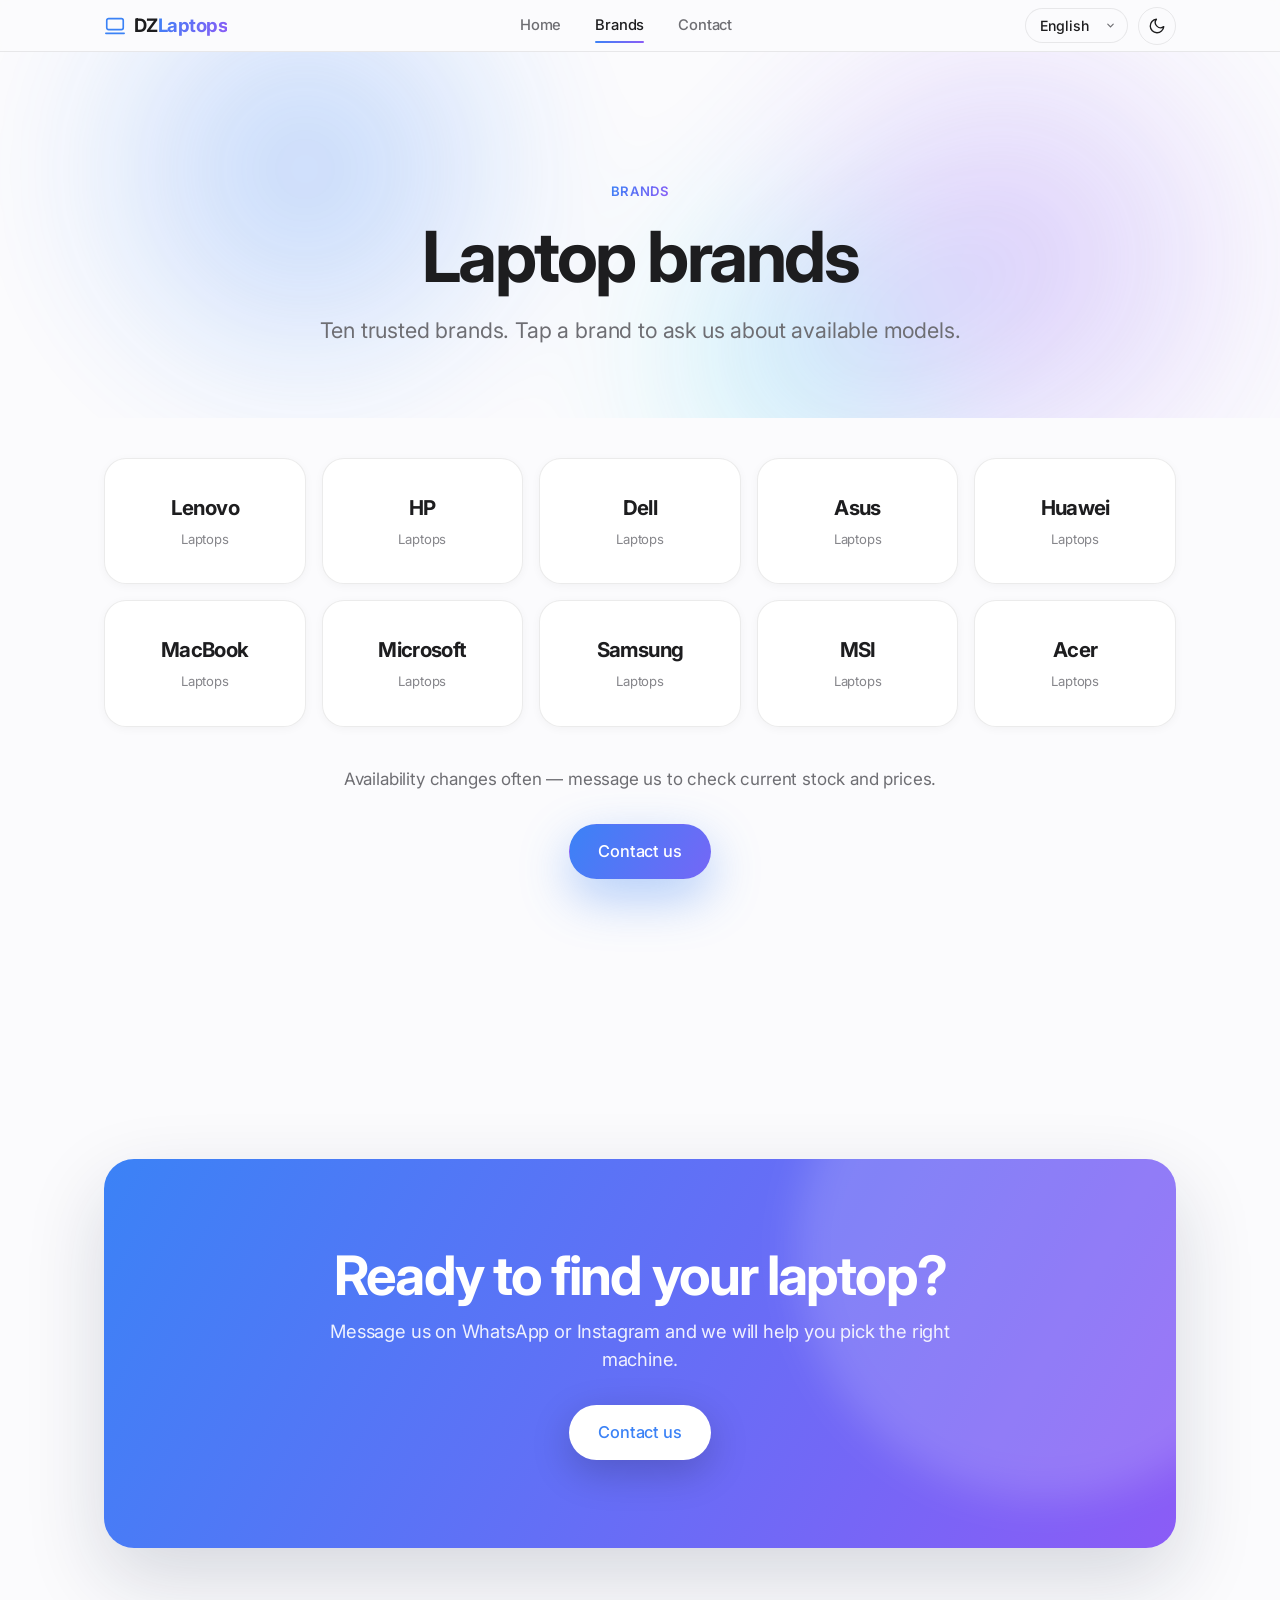
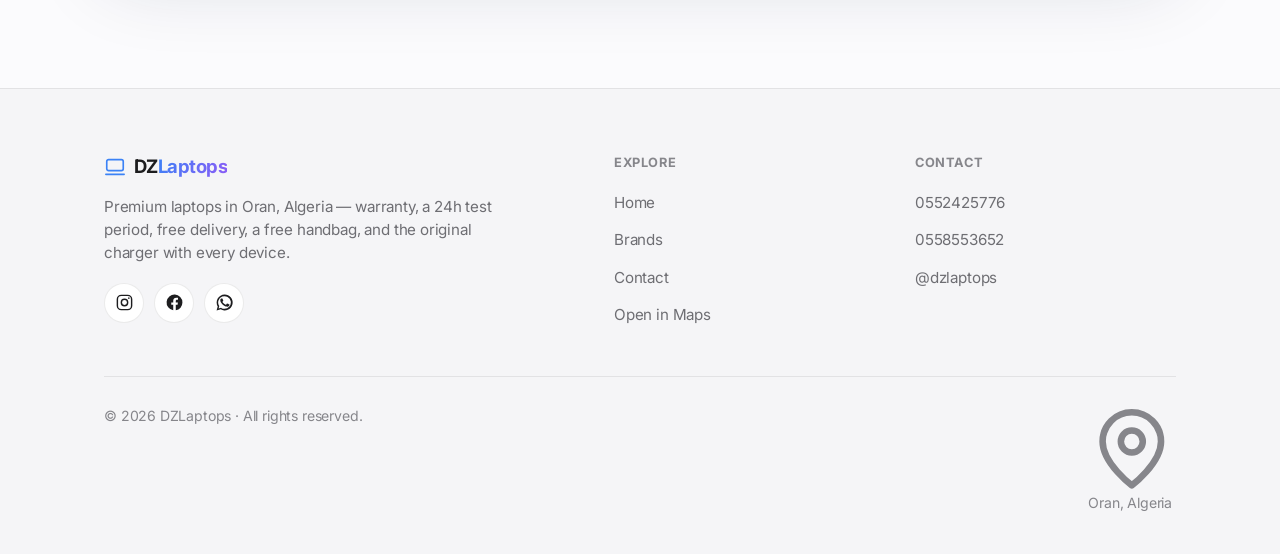
<file: categories.html>
<meta charset="utf-8" />
<meta name="viewport" content="width=device-width, initial-scale=1" />
<meta name="description" content="Laptop brands at DZLaptops — Lenovo, HP, Dell, Asus, Huawei, MacBook, Microsoft, Samsung, MSI and Acer. In Oran, Algeria." />
<meta name="theme-color" content="#05060a" />
<link rel="icon" href="data:image/svg+xml,%3Csvg xmlns='http://www.w3.org/2000/svg' viewBox='0 0 24 24' fill='none' stroke='%233b82f6' stroke-width='2' stroke-linecap='round' stroke-linejoin='round'%3E%3Crect x='3' y='4' width='18' height='12' rx='2'/%3E%3Cpath d='M2 20h20'/%3E%3C/svg%3E" />
<link rel="stylesheet" href="assets/css/style.css" />
<title>Brands — DZLaptops</title>
<script>
  (function () {
    try {
      var t = localStorage.getItem('dz-theme') || 'dark';
      var l = localStorage.getItem('dz-lang') || 'en';
      var r = document.documentElement;
      r.classList.add('js');
      r.setAttribute('data-theme', t);
      r.setAttribute('lang', l);
      r.setAttribute('dir', l === 'ar' ? 'rtl' : 'ltr');
    } catch (e) {}
  })();
</script>

<body data-page="categories" data-page-meta="meta.categories">
  <div id="site-header"></div>

  <main>
    <header class="page-header">
      <div class="aurora" aria-hidden="true"><i></i></div>
      <div class="container inner">
        <span class="eyebrow" data-i18n="label.brands">Brands</span>
        <h1 data-i18n="cat.title">Laptop brands</h1>
        <p data-i18n="cat.sub">Ten trusted brands. Tap a brand to ask us about available models.</p>
      </div>
    </header>

    <section style="padding-top: 40px;">
      <div class="container">
        <div class="brands reveal" id="brandGrid"></div>
        <p class="muted reveal" style="text-align:center; margin: 40px auto 0; max-width: 60ch;" data-i18n="cat.note">
          Availability changes often — message us to check current stock and prices.
        </p>
        <div style="text-align:center; margin-top: 32px;">
          <a class="btn btn-primary" href="contact.html" data-i18n="hero.cta2">Contact us</a>
        </div>
      </div>
    </section>

    <section>
      <div class="container">
        <div class="band reveal">
          <h2 data-i18n="banner.title">Ready to find your laptop?</h2>
          <p data-i18n="banner.sub">Message us on WhatsApp or Instagram and we will help you pick the right machine.</p>
          <div class="cta-row">
            <a class="btn btn-primary" href="contact.html" data-i18n="banner.cta1">Contact us</a>
          </div>
        </div>
      </div>
    </section>
  </main>

  <div id="site-footer"></div>

  <script src="assets/js/components.js"></script>
  <script src="assets/js/i18n.js"></script>
  <script src="assets/js/page.js"></script>
  <script src="assets/js/main.js"></script>
</body>
</file>
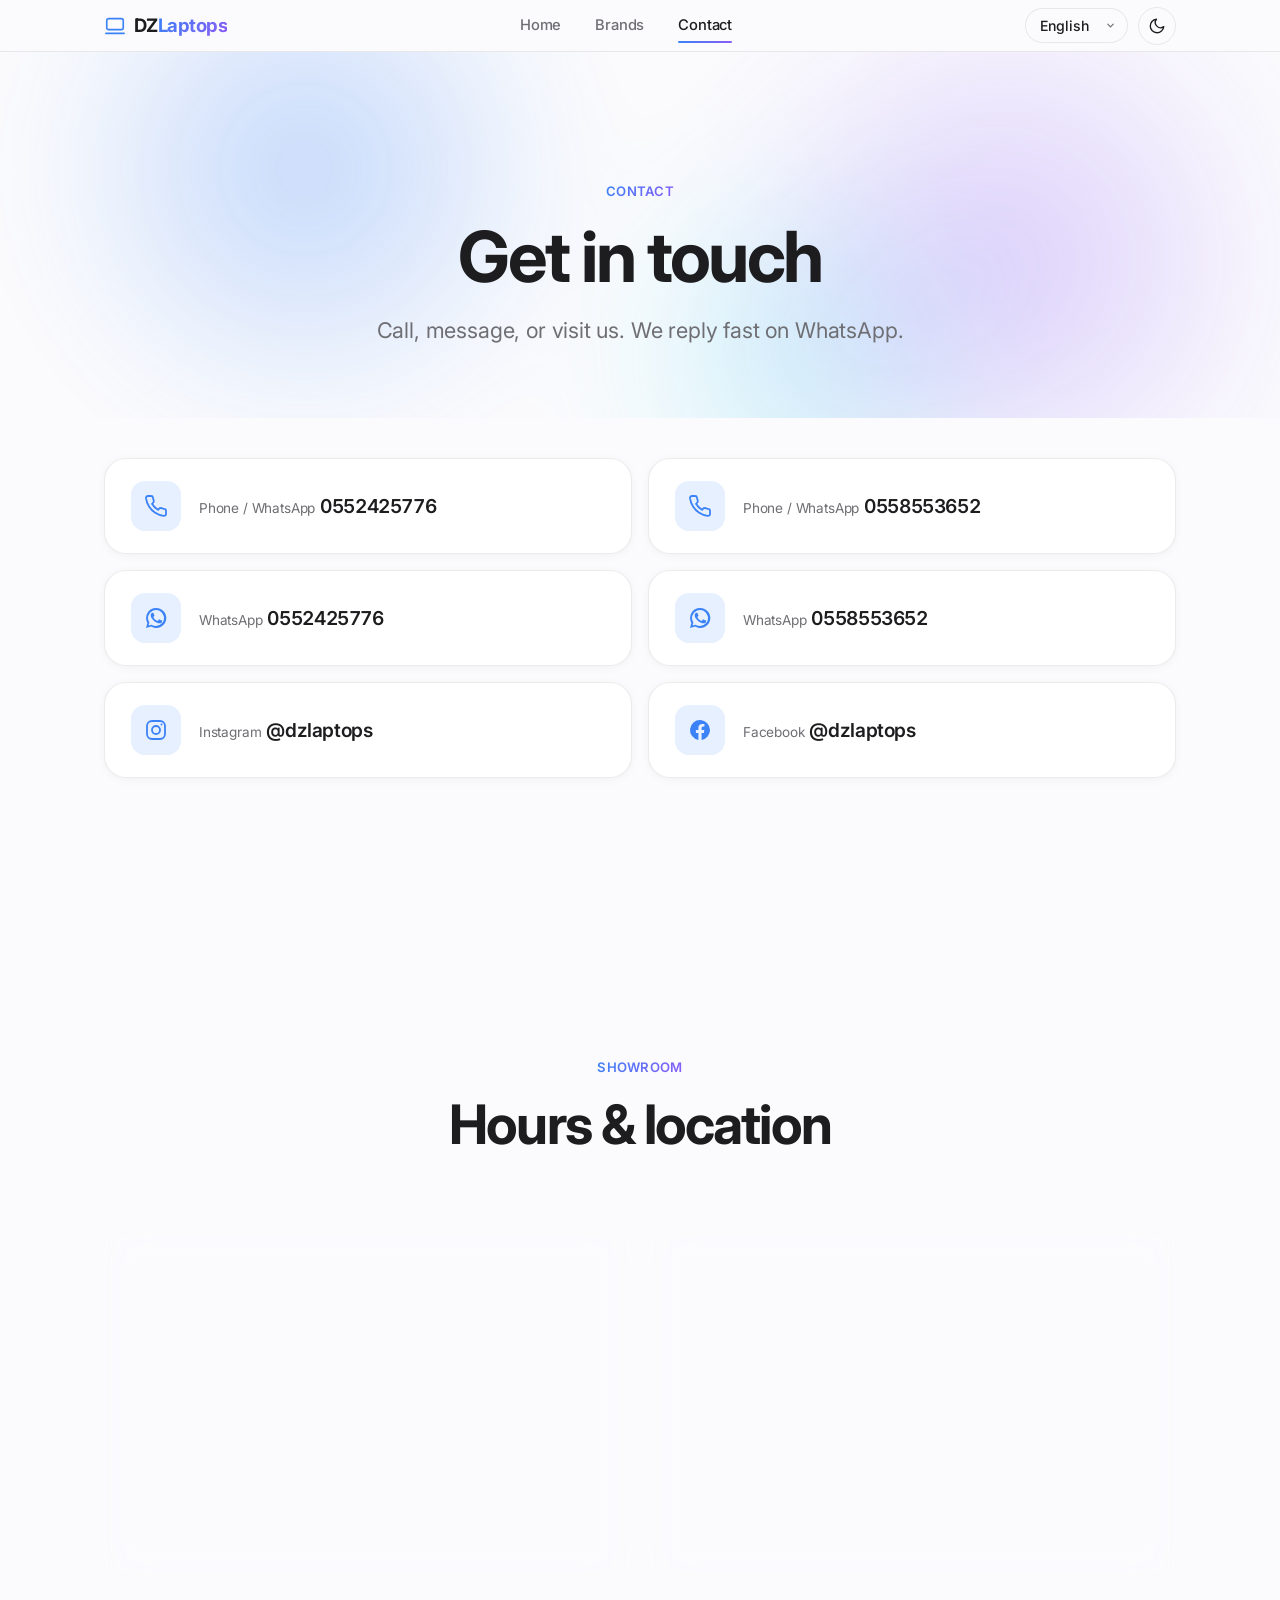
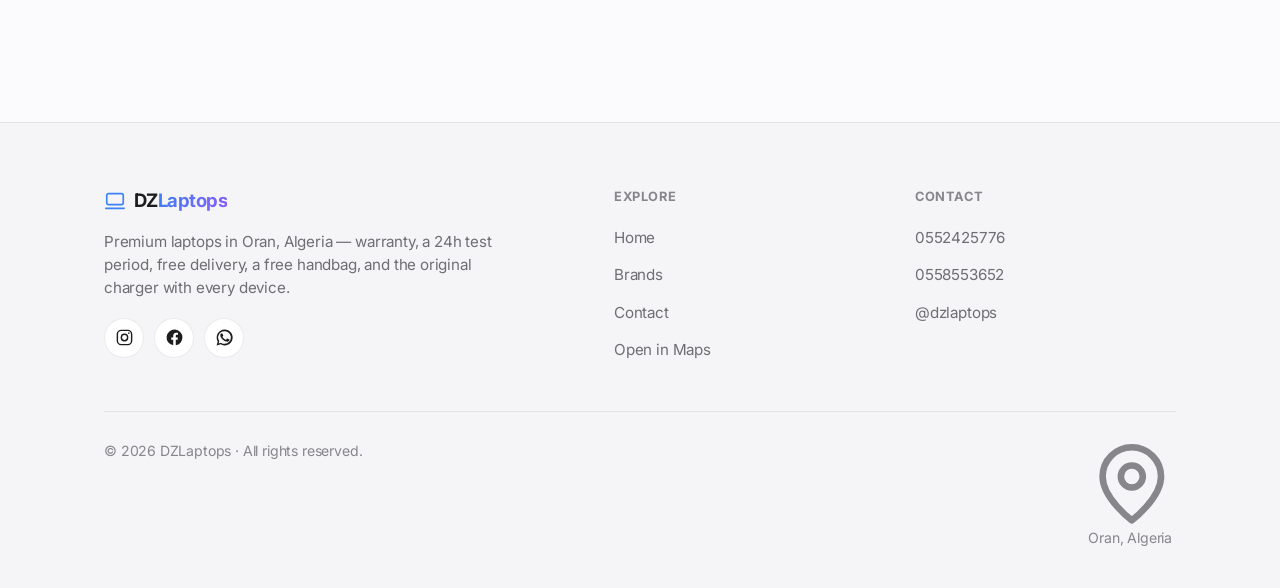
<file: contact.html>
<meta charset="utf-8" />
<meta name="viewport" content="width=device-width, initial-scale=1" />
<meta name="description" content="Contact DZLaptops in Oran, Algeria — call 0552425776 or 0558553652, WhatsApp, or @dzlaptops on Instagram and Facebook." />
<meta name="theme-color" content="#05060a" />
<link rel="icon" href="data:image/svg+xml,%3Csvg xmlns='http://www.w3.org/2000/svg' viewBox='0 0 24 24' fill='none' stroke='%233b82f6' stroke-width='2' stroke-linecap='round' stroke-linejoin='round'%3E%3Crect x='3' y='4' width='18' height='12' rx='2'/%3E%3Cpath d='M2 20h20'/%3E%3C/svg%3E" />
<link rel="stylesheet" href="assets/css/style.css" />
<title>Contact — DZLaptops</title>
<script>
  (function () {
    try {
      var t = localStorage.getItem('dz-theme') || 'dark';
      var l = localStorage.getItem('dz-lang') || 'en';
      var r = document.documentElement;
      r.classList.add('js');
      r.setAttribute('data-theme', t);
      r.setAttribute('lang', l);
      r.setAttribute('dir', l === 'ar' ? 'rtl' : 'ltr');
    } catch (e) {}
  })();
</script>

<body data-page="contact" data-page-meta="meta.contact">
  <div id="site-header"></div>

  <main>
    <header class="page-header">
      <div class="aurora" aria-hidden="true"><i></i></div>
      <div class="container inner">
        <span class="eyebrow" data-i18n="label.contact">Contact</span>
        <h1 data-i18n="contact.title">Get in touch</h1>
        <p data-i18n="contact.sub">Call, message, or visit us. We reply fast on WhatsApp.</p>
      </div>
    </header>

    <section style="padding-top: 40px;">
      <div class="container">
        <div class="channels reveal" id="contactGrid"></div>
      </div>
    </section>

    <section>
      <div class="container">
        <div class="section-head reveal">
          <span class="eyebrow" data-i18n="label.showroom">Showroom</span>
          <h2 data-i18n="info.title">Hours & location</h2>
        </div>
        <div class="panels">
          <article class="panel reveal">
            <div class="ico" data-icon="pin"></div>
            <h3 data-i18n="contact.visit.t">Visit us</h3>
            <p class="addr" data-i18n="info.location.city">Oran, Algeria</p>
            <p class="muted" data-i18n="info.location.d">Come see our laptops in person at the shop.</p>
            <a class="btn btn-ghost" style="margin-top: 26px;" data-map>
              <span class="ic" data-icon="pin"></span><span data-i18n="info.location.map">Open in Maps</span>
            </a>
          </article>
          <article class="panel reveal">
            <div class="ico" data-icon="clock"></div>
            <h3 data-i18n="contact.hours.t">When we are open</h3>
            <div class="hours-row"><span class="d" data-i18n="info.hours.days">Saturday — Thursday</span><span class="t" data-i18n="info.hours.time">10:00 – 20:00</span></div>
            <div class="hours-row"><span class="d" data-i18n="info.hours.friday">Friday</span><span class="t closed" data-i18n="info.hours.closed">Closed</span></div>
          </article>
        </div>
      </div>
    </section>
  </main>

  <div id="site-footer"></div>

  <script src="assets/js/components.js"></script>
  <script src="assets/js/i18n.js"></script>
  <script src="assets/js/page.js"></script>
  <script src="assets/js/main.js"></script>
</body>
</file>
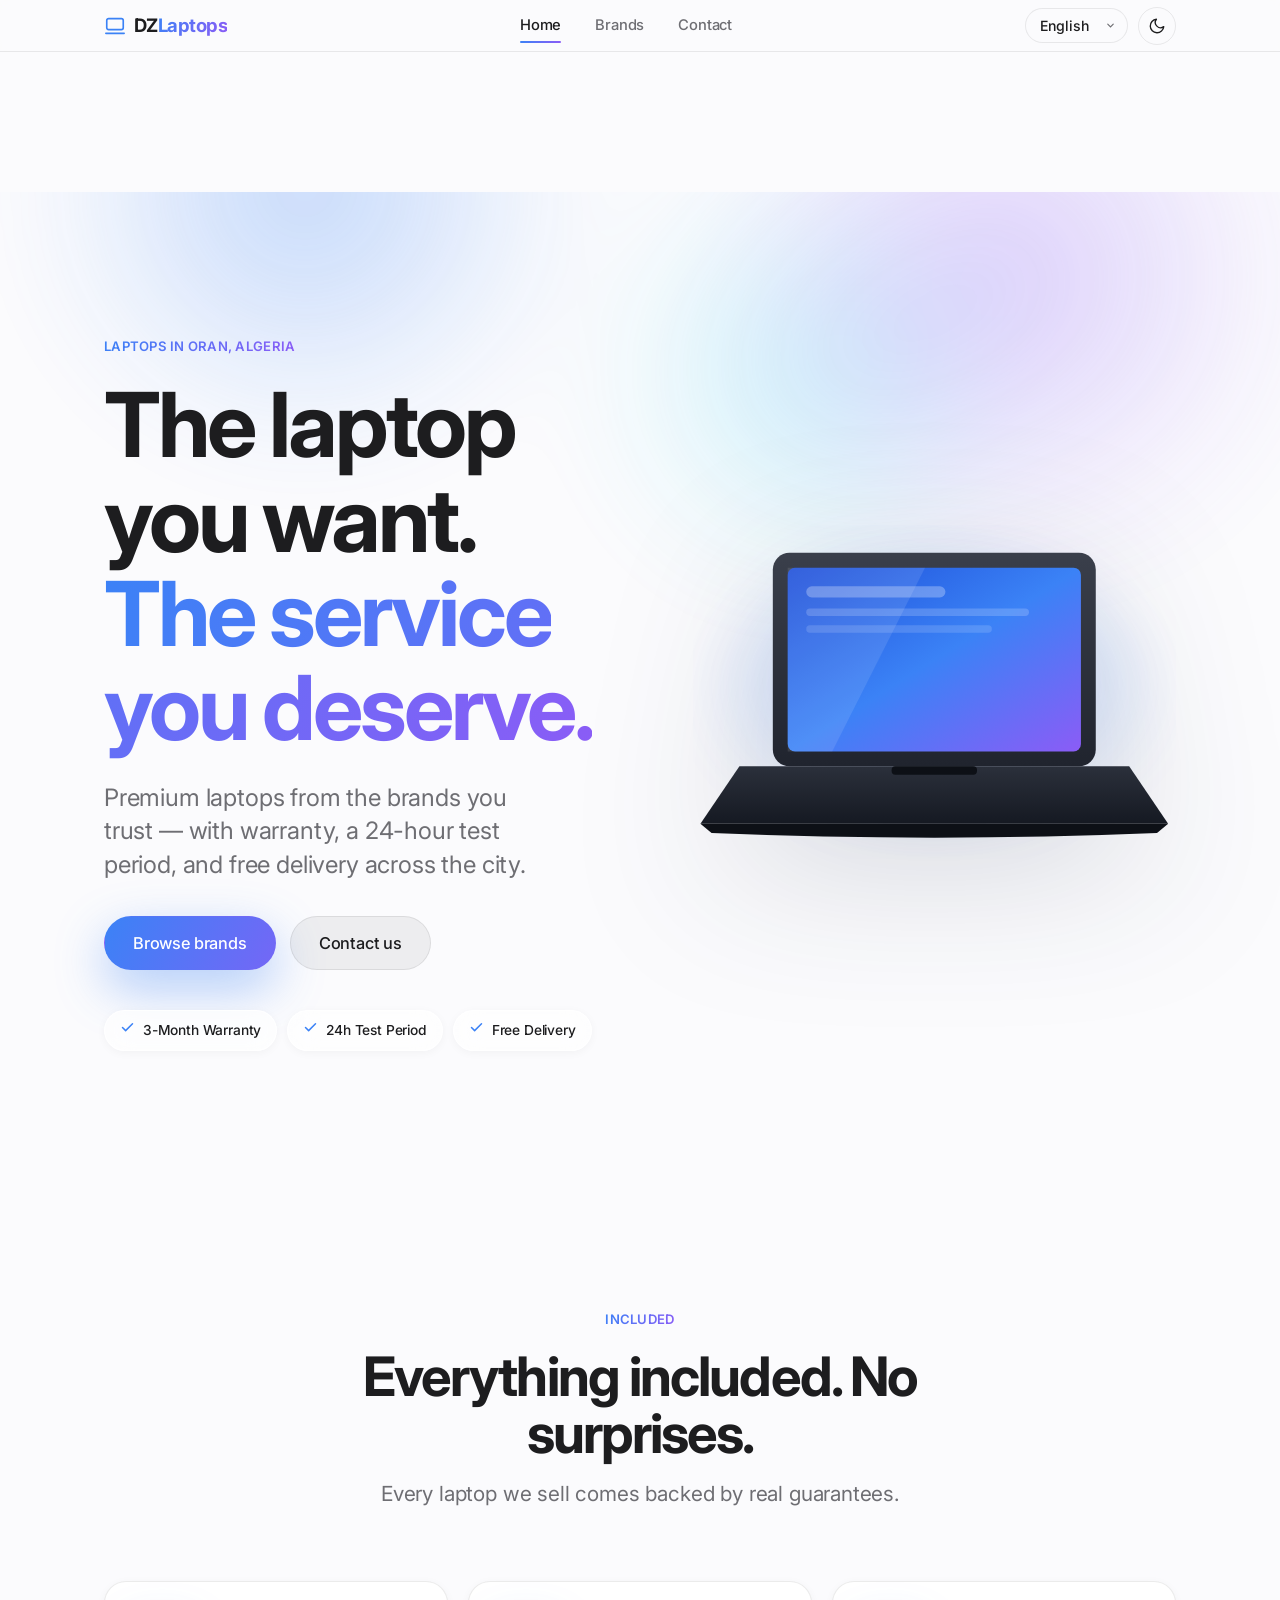
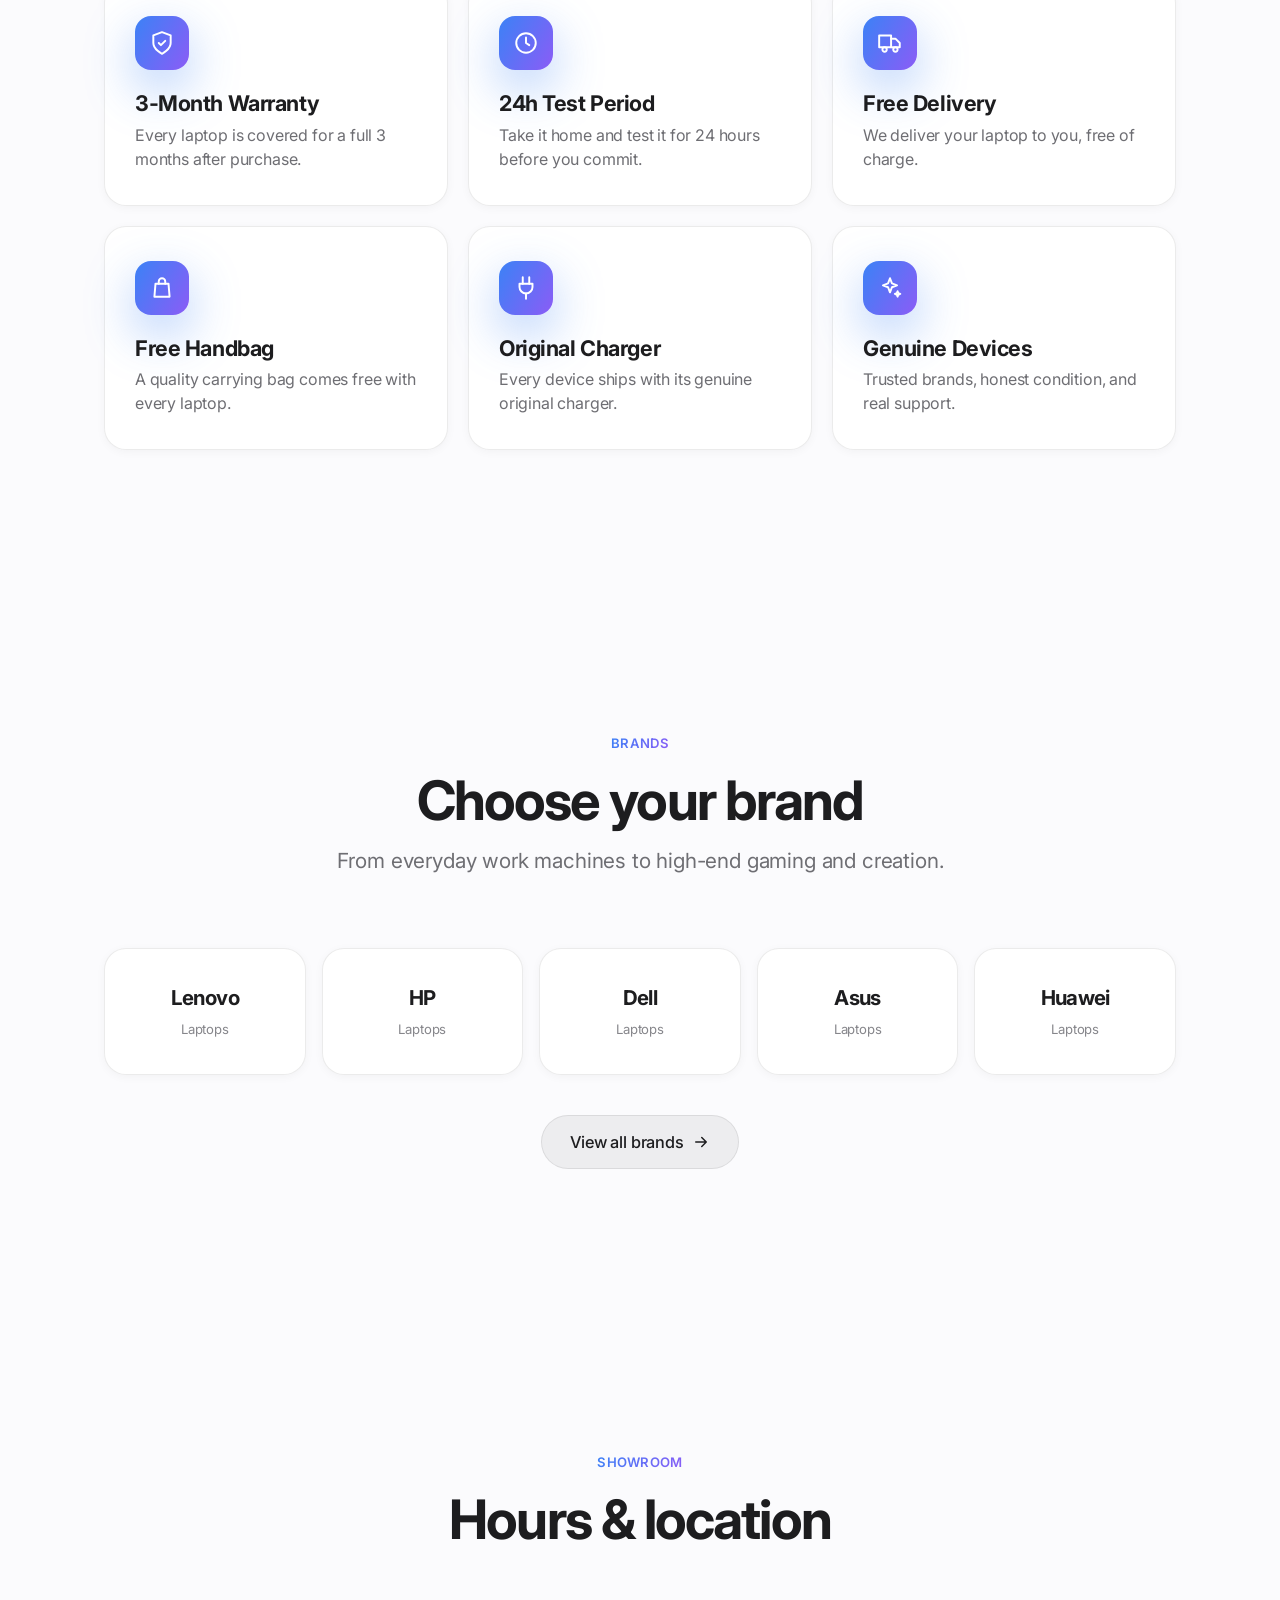
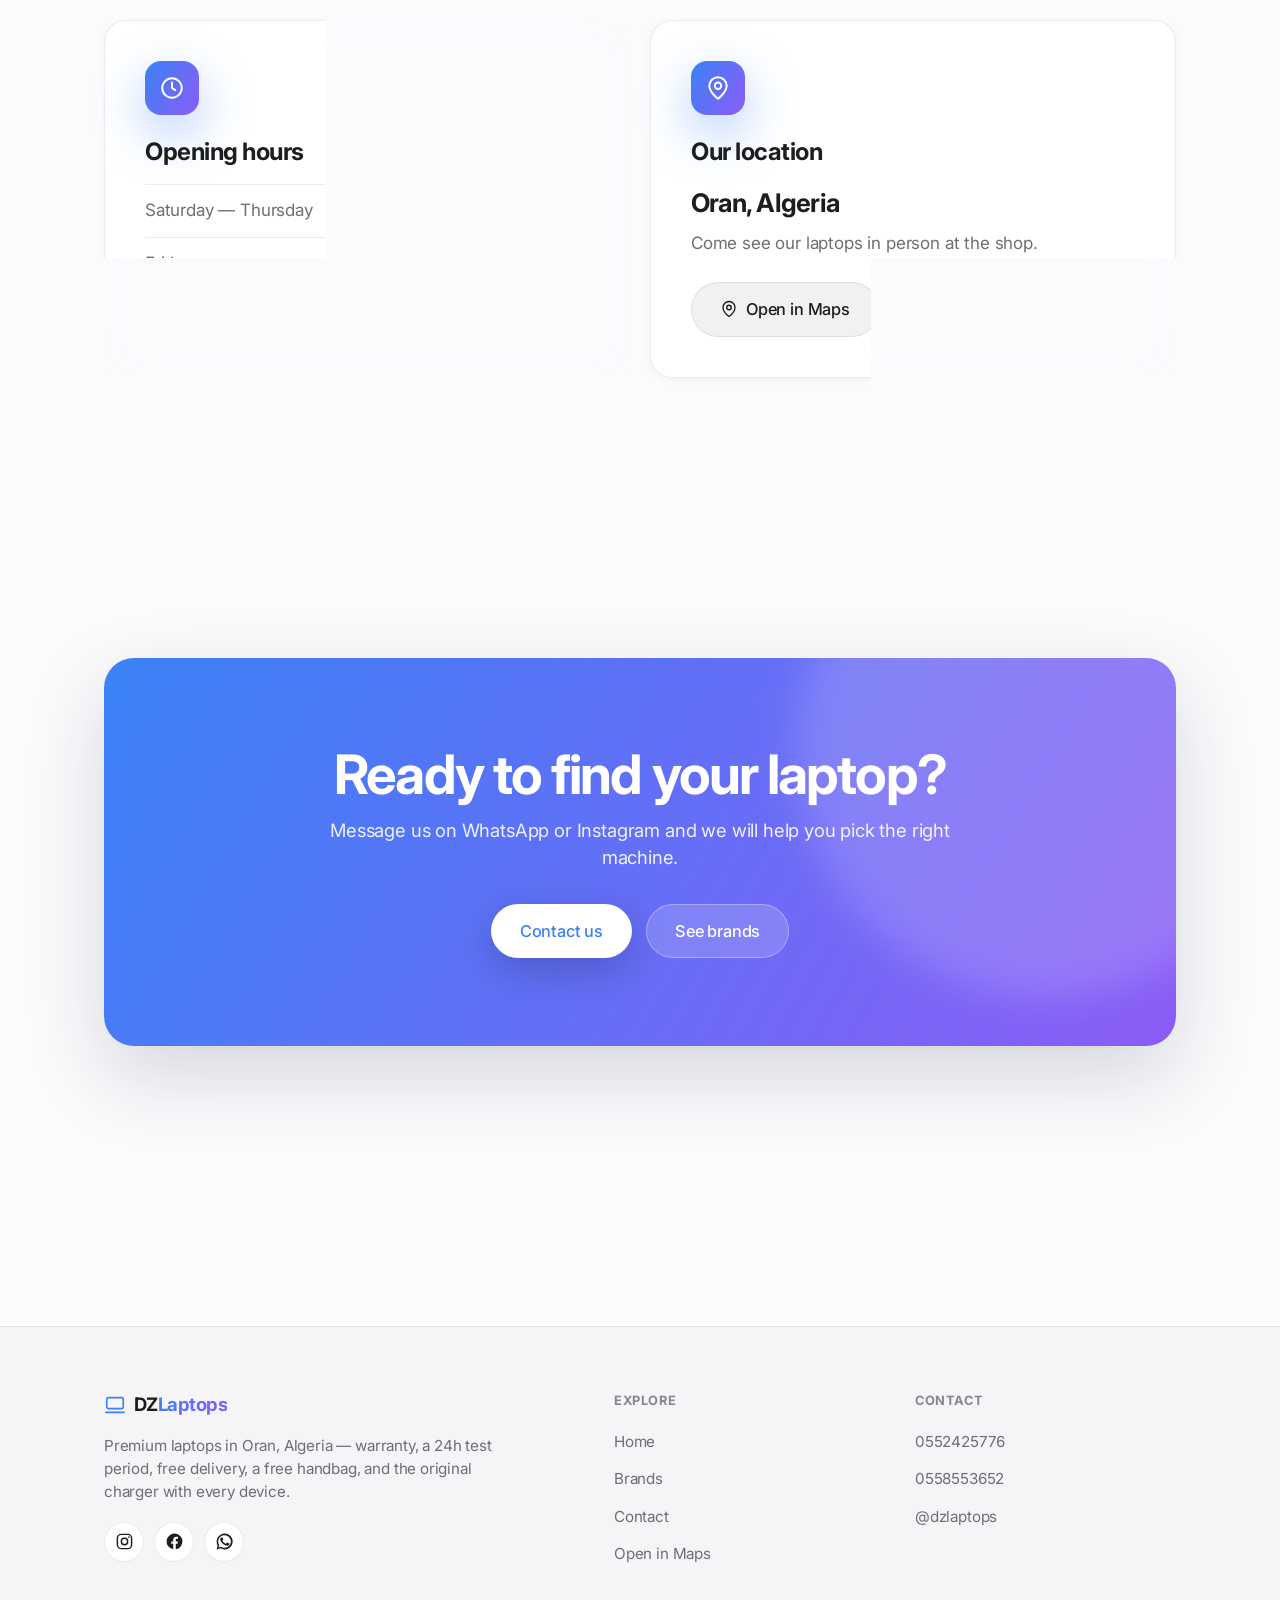
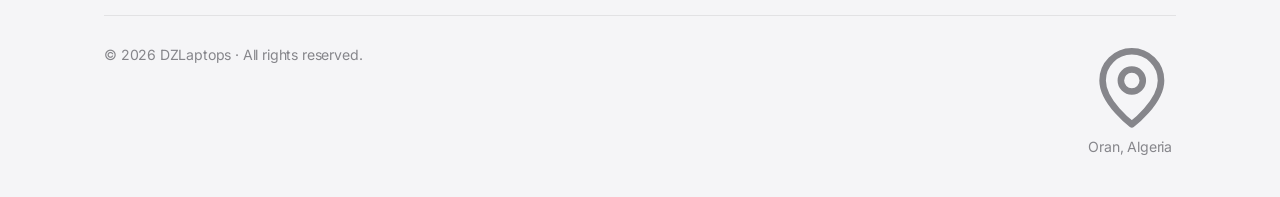
<file: dzlaptops.html>
<!doctype html>
<html lang="en" dir="ltr">
<head>
<meta charset="utf-8" />
<meta name="viewport" content="width=device-width, initial-scale=1" />
<meta name="description" content="DZLaptops — laptops in Oran, Algeria. 3-month warranty, 24h test period, free delivery, free carry bag and the original charger with every machine." />
<meta name="theme-color" content="#05060a" />
<link rel="icon" href="data:image/svg+xml,%3Csvg xmlns='http://www.w3.org/2000/svg' viewBox='0 0 24 24' fill='none' stroke='%233b82f6' stroke-width='2' stroke-linecap='round' stroke-linejoin='round'%3E%3Crect x='3' y='4' width='18' height='12' rx='2'/%3E%3Cpath d='M2 20h20'/%3E%3C/svg%3E" />
<title>DZLaptops — Laptops in Oran</title>
<style>
/* =========================================================
   DZLaptops — Premium / Apple-inspired
   SF Pro (system) · refined blue · glass · aurora
   ========================================================= */

@import url('https://fonts.googleapis.com/css2?family=Inter:wght@400;500;600;700;800&family=Noto+Sans+Arabic:wght@400;500;600;700&display=swap');

:root {
  /* Electric blue → violet system (cool) */
  --blue: #3b82f6;
  --blue-bright: #4d90ff;
  --indigo: #8b5cf6;
  --cyan: #22d3ee;
  --grad: linear-gradient(120deg, #3b82f6 0%, #8b5cf6 100%);
  --grad-soft: linear-gradient(120deg, #4d90ff 0%, #a78bfa 100%);

  /* Light */
  --bg: #fbfbfd;
  --bg-2: #f5f5f7;
  --surface: #ffffff;
  --text: #1d1d1f;
  --muted: #6e6e73;
  --faint: #86868b;
  --border: rgba(0, 0, 0, 0.08);
  --glass: rgba(255, 255, 255, 0.65);
  --glass-brd: rgba(255, 255, 255, 0.8);
  --primary: var(--blue);
  --on-primary: #ffffff;
  --shadow-s: 0 2px 10px rgba(0, 0, 0, 0.04);
  --shadow-m: 0 12px 40px rgba(0, 0, 0, 0.09);
  --shadow-l: 0 30px 80px rgba(20, 30, 60, 0.16);
  --shadow-blue: 0 18px 50px rgba(59, 130, 246, 0.40);
  --aurora-1: rgba(59, 130, 246, 0.34);
  --aurora-2: rgba(139, 92, 246, 0.32);
  --aurora-3: rgba(34, 211, 238, 0.24);

  --sans: -apple-system, BlinkMacSystemFont, 'SF Pro Display', 'SF Pro Text', 'Inter', 'Segoe UI', Roboto, Helvetica, Arial, sans-serif;
  --ar: 'SF Arabic', -apple-system, 'Noto Sans Arabic', 'Segoe UI', sans-serif;

  --r: 22px;
  --r-lg: 30px;
  --r-sm: 14px;
  --container: 1120px;
  --nav-h: 52px;
  --ease: cubic-bezier(0.4, 0, 0.15, 1);
}

:root[data-theme='dark'] {
  --bg: #05060a;
  --bg-2: #0a0c14;
  --surface: rgba(255, 255, 255, 0.035);
  --text: #f4f6fb;
  --muted: #9aa3b8;
  --faint: #6b7385;
  --border: rgba(255, 255, 255, 0.10);
  --glass: rgba(255, 255, 255, 0.05);
  --glass-brd: rgba(255, 255, 255, 0.12);
  --primary: var(--blue-bright);
  --shadow-s: 0 2px 12px rgba(0, 0, 0, 0.5);
  --shadow-m: 0 16px 50px rgba(0, 0, 0, 0.55);
  --shadow-l: 0 40px 90px rgba(0, 0, 0, 0.7);
  --shadow-blue: 0 18px 55px rgba(77, 144, 255, 0.45);
  --aurora-1: rgba(59, 130, 246, 0.45);
  --aurora-2: rgba(139, 92, 246, 0.42);
  --aurora-3: rgba(34, 211, 238, 0.30);
}

* { box-sizing: border-box; margin: 0; padding: 0; }
html { -webkit-text-size-adjust: 100%; scroll-behavior: smooth; }
body {
  font-family: var(--sans);
  background: var(--bg);
  color: var(--text);
  line-height: 1.5;
  font-size: 17px;
  min-height: 100dvh;
  -webkit-font-smoothing: antialiased;
  letter-spacing: -0.01em;
  overflow-x: hidden;
}
html[lang='ar'] body { font-family: var(--ar); letter-spacing: 0; }
img { max-width: 100%; display: block; }
a { color: inherit; text-decoration: none; }

h1, h2, h3 { font-weight: 700; line-height: 1.05; letter-spacing: -0.035em; }
h1 { font-size: clamp(2.9rem, 7vw, 5.6rem); }
h2 { font-size: clamp(2.1rem, 4.5vw, 3.4rem); }
h3 { font-size: 1.35rem; letter-spacing: -0.02em; }
html[lang='ar'] h1, html[lang='ar'] h2, html[lang='ar'] h3 { letter-spacing: 0; line-height: 1.25; }

.container { width: 100%; max-width: var(--container); margin-inline: auto; padding-inline: 24px; }
section { padding-block: clamp(72px, 12vw, 140px); }

.eyebrow {
  display: inline-block;
  font-size: 0.82rem; font-weight: 600; letter-spacing: 0.02em;
  text-transform: uppercase;
  background: var(--grad);
  -webkit-background-clip: text; background-clip: text;
  -webkit-text-fill-color: transparent; color: transparent;
  margin-bottom: 18px;
}
.grad {
  background: var(--grad);
  -webkit-background-clip: text; background-clip: text;
  -webkit-text-fill-color: transparent; color: transparent;
}
.section-head { max-width: 720px; margin: 0 auto clamp(44px, 6vw, 72px); text-align: center; }
.section-head h2 { margin-bottom: 16px; }
.section-head p { color: var(--muted); font-size: clamp(1.05rem, 2vw, 1.3rem); max-width: 60ch; margin-inline: auto; }
.muted { color: var(--muted); }

/* ---------- Buttons ---------- */
.btn {
  display: inline-flex; align-items: center; gap: 8px;
  font-size: 1.02rem; font-weight: 500;
  padding: 14px 28px; border-radius: 980px;
  cursor: pointer; border: 1px solid transparent;
  transition: transform 0.25s var(--ease), box-shadow 0.25s var(--ease), background 0.25s var(--ease), border-color 0.25s var(--ease), color 0.25s var(--ease);
}
.btn:focus-visible { outline: 3px solid var(--primary); outline-offset: 3px; }
.btn-primary { background: var(--grad); color: #fff; box-shadow: var(--shadow-blue); background-size: 140% 140%; }
.btn-primary:hover { transform: translateY(-2px); box-shadow: 0 22px 60px rgba(10, 132, 255, 0.45); }
.btn-ghost { background: color-mix(in srgb, var(--text) 6%, transparent); color: var(--text); border-color: var(--border); }
.btn-ghost:hover { transform: translateY(-2px); border-color: color-mix(in srgb, var(--text) 22%, transparent); }
.btn .ic { width: 18px; height: 18px; }

/* ---------- Nav ---------- */
.nav {
  position: sticky; top: 0; z-index: 100; height: var(--nav-h);
  background: color-mix(in srgb, var(--bg) 72%, transparent);
  -webkit-backdrop-filter: saturate(180%) blur(24px); backdrop-filter: saturate(180%) blur(24px);
  border-bottom: 1px solid var(--border);
}
.nav-inner { height: 100%; max-width: var(--container); margin-inline: auto; padding-inline: 24px;
  display: flex; align-items: center; justify-content: space-between; gap: 20px; }
.brand { display: inline-flex; align-items: center; gap: 8px; font-weight: 700; font-size: 1.16rem; letter-spacing: -0.03em; }
.brand .mark { width: 22px; height: 22px; color: var(--primary); display: inline-flex; }
.brand b { background: var(--grad); -webkit-background-clip: text; background-clip: text; -webkit-text-fill-color: transparent; color: transparent; }
.nav-links { display: flex; align-items: center; gap: 34px; }
.nav-links a { font-size: 0.92rem; font-weight: 500; color: var(--muted); transition: color 0.2s var(--ease); position: relative; }
.nav-links a:hover, .nav-links a.active { color: var(--text); }
.nav-links a.active::after { content: ''; position: absolute; inset-inline: 0; bottom: -6px; height: 2px; border-radius: 2px; background: var(--grad); }
.nav-actions { display: flex; align-items: center; gap: 10px; }
.icon-btn { width: 38px; height: 38px; display: inline-flex; align-items: center; justify-content: center;
  border: 1px solid var(--border); border-radius: 980px; background: transparent; color: var(--text); cursor: pointer;
  transition: border-color 0.2s var(--ease), background 0.2s var(--ease); }
.icon-btn:hover { background: var(--bg-2); }
.icon-btn:focus-visible { outline: 3px solid var(--primary); outline-offset: 2px; }
.icon-btn svg { width: 18px; height: 18px; }
.lang-select { appearance: none; font-family: inherit; font-size: 0.88rem; font-weight: 500; color: var(--text);
  background: transparent; border: 1px solid var(--border); border-radius: 980px; padding: 8px 30px 8px 14px; cursor: pointer;
  background-image: url("data:image/svg+xml,%3Csvg xmlns='http://www.w3.org/2000/svg' width='11' height='11' viewBox='0 0 24 24' fill='none' stroke='%236e6e73' stroke-width='2.5' stroke-linecap='round'%3E%3Cpath d='M6 9l6 6 6-6'/%3E%3C/svg%3E");
  background-repeat: no-repeat; background-position: right 11px center; }
html[dir='rtl'] .lang-select { padding: 8px 14px 8px 30px; background-position: left 11px center; }
.lang-select:focus-visible { outline: 3px solid var(--primary); outline-offset: 2px; }
.menu-toggle { display: none; }

/* ---------- Aurora backdrop ---------- */
.aurora { position: absolute; inset: -20% -10% auto -10%; height: 900px; z-index: 0; pointer-events: none; filter: blur(60px); opacity: 0.9; }
.aurora::before, .aurora::after { content: ''; position: absolute; border-radius: 50%; }
.aurora::before { width: 620px; height: 620px; left: 8%; top: -120px; background: radial-gradient(circle, var(--aurora-1), transparent 62%); }
.aurora::after { width: 680px; height: 680px; right: 4%; top: -60px; background: radial-gradient(circle, var(--aurora-2), transparent 62%); }
.aurora i { position: absolute; width: 520px; height: 520px; left: 44%; top: 120px; border-radius: 50%; background: radial-gradient(circle, var(--aurora-3), transparent 60%); }

/* ---------- Hero ---------- */
.hero { position: relative; overflow: hidden; padding-block: clamp(72px, 11vw, 150px) clamp(60px, 9vw, 120px); }
.hero-inner { position: relative; z-index: 1; display: grid; grid-template-columns: 1.05fr 0.95fr; gap: 56px; align-items: center; }
.hero-copy .eyebrow { margin-bottom: 22px; }
.hero h1 { margin-bottom: 26px; }
.hero .lead { font-size: clamp(1.15rem, 2.2vw, 1.5rem); color: var(--muted); max-width: 30ch; margin-bottom: 34px; line-height: 1.4; }
.cta-row { display: flex; gap: 14px; flex-wrap: wrap; }
.trust { display: flex; flex-wrap: wrap; gap: 10px; margin-top: 40px; }
.trust-pill { display: inline-flex; align-items: center; gap: 8px; font-size: 0.86rem; font-weight: 500; color: var(--text);
  padding: 9px 15px; border-radius: 980px; background: var(--glass); border: 1px solid var(--glass-brd);
  -webkit-backdrop-filter: blur(14px); backdrop-filter: blur(14px); box-shadow: var(--shadow-s); }
.trust-pill svg { width: 15px; height: 15px; color: var(--primary); }

/* Hero device */
.hero-art { position: relative; display: grid; place-items: center; }
.device { width: 100%; max-width: 520px; filter: drop-shadow(var(--shadow-l)); }
.device .glow { filter: blur(30px); opacity: 0.6; }

/* ---------- Feature cards (glass) ---------- */
.cards { display: grid; grid-template-columns: repeat(3, 1fr); gap: 20px; }
.card {
  position: relative; padding: 34px 30px; border-radius: var(--r);
  background: var(--surface); border: 1px solid var(--border);
  box-shadow: var(--shadow-s);
  transition: transform 0.3s var(--ease), box-shadow 0.3s var(--ease), border-color 0.3s var(--ease);
}
.card:hover { transform: translateY(-6px); box-shadow: var(--shadow-m); border-color: color-mix(in srgb, var(--primary) 35%, var(--border)); }
.card .ico { width: 54px; height: 54px; border-radius: 16px; display: grid; place-items: center; margin-bottom: 22px;
  background: var(--grad); color: #fff; box-shadow: var(--shadow-blue); }
.card .ico svg { width: 26px; height: 26px; }
.card h3 { margin-bottom: 8px; }
.card p { color: var(--muted); font-size: 1rem; line-height: 1.5; }
.card .kbd { position: absolute; top: 30px; inset-inline-end: 30px; font-size: 0.82rem; font-weight: 600; color: var(--primary); }
html[dir='rtl'] .card .kbd { inset-inline-end: auto; inset-inline-start: 30px; }

/* ---------- Brand tiles ---------- */
.brands { display: grid; grid-template-columns: repeat(5, 1fr); gap: 16px; }
.brand-tile {
  position: relative; overflow: hidden;
  display: flex; flex-direction: column; align-items: center; justify-content: center; gap: 6px;
  padding: 34px 18px; border-radius: var(--r); background: var(--surface); border: 1px solid var(--border);
  box-shadow: var(--shadow-s); text-align: center; cursor: pointer;
  transition: transform 0.3s var(--ease), box-shadow 0.3s var(--ease), border-color 0.3s var(--ease);
}
.brand-tile::before { content: ''; position: absolute; inset: 0; background: var(--grad); opacity: 0; transition: opacity 0.3s var(--ease); }
.brand-tile:hover { transform: translateY(-6px); box-shadow: var(--shadow-m); border-color: transparent; }
.brand-tile:hover::before { opacity: 0.06; }
.brand-tile:focus-visible { outline: 3px solid var(--primary); outline-offset: 2px; }
.brand-tile .bname { position: relative; font-size: 1.28rem; font-weight: 700; letter-spacing: -0.03em; }
.brand-tile .bsub { position: relative; font-size: 0.82rem; color: var(--faint); }

/* ---------- Panels (showroom) ---------- */
.panels { display: grid; grid-template-columns: 1fr 1fr; gap: 20px; }
.panel { padding: 40px; border-radius: var(--r); background: var(--surface); border: 1px solid var(--border); box-shadow: var(--shadow-s); }
.panel .ico { width: 54px; height: 54px; border-radius: 16px; display: grid; place-items: center; margin-bottom: 24px; background: var(--grad); color: #fff; box-shadow: var(--shadow-blue); }
.panel .ico svg { width: 26px; height: 26px; }
.panel h3 { margin-bottom: 20px; font-size: 1.5rem; }
.hours-row { display: flex; justify-content: space-between; align-items: baseline; padding: 13px 0; border-top: 1px solid var(--border); }
.hours-row:first-of-type { border-top: 0; }
.hours-row .d { color: var(--muted); }
.hours-row .t { font-weight: 600; font-variant-numeric: tabular-nums; }
.hours-row .t.closed { color: var(--primary); }
.addr { font-size: 1.6rem; font-weight: 700; letter-spacing: -0.03em; margin-bottom: 8px; }

/* ---------- Channels (contact) ---------- */
.channels { display: grid; grid-template-columns: repeat(2, 1fr); gap: 16px; }
.channel { display: flex; align-items: center; gap: 18px; padding: 22px 26px; border-radius: var(--r);
  background: var(--surface); border: 1px solid var(--border); box-shadow: var(--shadow-s);
  transition: transform 0.25s var(--ease), box-shadow 0.25s var(--ease), border-color 0.25s var(--ease); }
.channel:hover { transform: translateY(-4px); box-shadow: var(--shadow-m); border-color: color-mix(in srgb, var(--primary) 35%, var(--border)); }
.channel:focus-visible { outline: 3px solid var(--primary); outline-offset: 2px; }
.channel .cico { width: 50px; height: 50px; border-radius: 14px; display: grid; place-items: center; flex-shrink: 0;
  background: color-mix(in srgb, var(--primary) 12%, transparent); color: var(--primary); }
.channel .cico svg { width: 24px; height: 24px; }
.channel .clabel { font-size: 0.85rem; color: var(--muted); }
.channel .cval { font-size: 1.2rem; font-weight: 600; letter-spacing: -0.02em; font-variant-numeric: tabular-nums; }

/* ---------- CTA band ---------- */
.band { position: relative; overflow: hidden; border-radius: var(--r-lg); padding: clamp(48px, 8vw, 88px) 32px; text-align: center;
  background: var(--grad); color: #fff; box-shadow: var(--shadow-l); }
.band::after { content: ''; position: absolute; width: 500px; height: 500px; right: -120px; top: -160px; border-radius: 50%; background: rgba(255,255,255,0.16); filter: blur(20px); }
.band h2 { position: relative; margin-bottom: 14px; }
.band p { position: relative; color: rgba(255, 255, 255, 0.9); max-width: 52ch; margin: 0 auto 32px; font-size: 1.15rem; }
.band .cta-row { position: relative; justify-content: center; }
.band .btn-primary { background: #fff; color: var(--blue); box-shadow: 0 12px 40px rgba(0,0,0,0.2); }
.band .btn-ghost { background: rgba(255,255,255,0.16); color: #fff; border-color: rgba(255,255,255,0.32); }

/* ---------- Page header ---------- */
.page-header { position: relative; overflow: hidden; text-align: center; padding-block: clamp(72px, 11vw, 130px) clamp(40px, 6vw, 72px); }
.page-header .aurora { height: 620px; }
.page-header .inner { position: relative; z-index: 1; }
.page-header h1 { font-size: clamp(2.6rem, 6vw, 4.4rem); margin-bottom: 20px; }
.page-header p { color: var(--muted); font-size: clamp(1.1rem, 2vw, 1.35rem); max-width: 60ch; margin-inline: auto; }

/* ---------- Footer ---------- */
.footer { border-top: 1px solid var(--border); background: var(--bg-2); padding-block: 64px 40px; }
.footer-grid { display: grid; grid-template-columns: 1.8fr 1fr 1fr; gap: 40px; margin-bottom: 48px; }
.footer .brand { margin-bottom: 16px; }
.footer p { color: var(--muted); font-size: 0.95rem; max-width: 42ch; }
.footer h4 { font-size: 0.8rem; text-transform: uppercase; letter-spacing: 0.05em; color: var(--faint); margin-bottom: 18px; }
.footer ul { list-style: none; display: flex; flex-direction: column; gap: 12px; }
.footer ul a { color: var(--muted); font-size: 0.95rem; transition: color 0.2s var(--ease); }
.footer ul a:hover { color: var(--text); }
.socials { display: flex; gap: 10px; margin-top: 18px; }
.socials a { width: 40px; height: 40px; border-radius: 980px; display: grid; place-items: center; background: var(--surface); border: 1px solid var(--border); color: var(--text); transition: transform 0.2s var(--ease), color 0.2s var(--ease), border-color 0.2s var(--ease); }
.socials a:hover { transform: translateY(-2px); color: var(--primary); border-color: color-mix(in srgb, var(--primary) 40%, var(--border)); }
.socials svg { width: 19px; height: 19px; }
.footer-bottom { border-top: 1px solid var(--border); padding-top: 28px; display: flex; justify-content: space-between; flex-wrap: wrap; gap: 10px; color: var(--faint); font-size: 0.88rem; }

/* Glass treatment (aurora shows through in dark) */
.card, .panel, .channel, .brand-tile {
  -webkit-backdrop-filter: blur(20px) saturate(140%);
  backdrop-filter: blur(20px) saturate(140%);
}

/* ---------- Reveal ---------- */
html.js .reveal { opacity: 0; transform: translateY(24px); transition: opacity 0.7s var(--ease), transform 0.7s var(--ease); }
html.js .reveal.in { opacity: 1; transform: none; }

/* ---------- Responsive ---------- */
@media (max-width: 940px) {
  .hero-inner { grid-template-columns: 1fr; gap: 44px; text-align: center; }
  .hero-copy .eyebrow, .hero .lead { margin-inline: auto; }
  .cta-row, .trust { justify-content: center; }
  .hero .lead { max-width: 46ch; }
  .hero-art { order: -1; }
  .device { max-width: 420px; }
  .cards { grid-template-columns: repeat(2, 1fr); }
  .brands { grid-template-columns: repeat(3, 1fr); }
  .footer-grid { grid-template-columns: 1fr 1fr; }
}
@media (max-width: 680px) {
  .nav-links { display: none; }
  .menu-toggle { display: inline-flex; }
  .nav.open .nav-links { display: flex; flex-direction: column; align-items: flex-start;
    position: absolute; top: var(--nav-h); inset-inline: 0; background: color-mix(in srgb, var(--bg) 96%, transparent);
    -webkit-backdrop-filter: blur(24px); backdrop-filter: blur(24px);
    border-bottom: 1px solid var(--border); padding: 22px 24px; gap: 22px; }
  .nav.open .nav-links a.active::after { display: none; }
  .cards, .brands, .panels, .channels { grid-template-columns: 1fr; }
  .brands { grid-template-columns: repeat(2, 1fr); }
  .footer-grid { grid-template-columns: 1fr; }
}

@media (prefers-reduced-motion: reduce) {
  * { animation: none !important; transition-duration: 0.01ms !important; scroll-behavior: auto !important; }
  html.js .reveal { opacity: 1; transform: none; }
}


html.js .view { display: none; }
html.js .view.active { display: block; }

</style>
<script>
  (function () {
    try {
      var t = localStorage.getItem('dz-theme') || 'dark';
      var l = localStorage.getItem('dz-lang') || 'en';
      var r = document.documentElement;
      r.classList.add('js'); r.setAttribute('data-theme', t);
      r.setAttribute('lang', l); r.setAttribute('dir', l === 'ar' ? 'rtl' : 'ltr');
    } catch (e) {}
  })();
</script>
</head>
<body>
<div id="site-header">
  <nav class="nav" id="nav">
    <div class="nav-inner">
      <a class="brand" href="#home" data-view="home" aria-label="DZLaptops home">
        <span class="mark"><svg viewBox="0 0 24 24" fill="none" stroke="currentColor" stroke-width="1.8" stroke-linecap="round" stroke-linejoin="round"><rect x="3" y="4" width="18" height="12" rx="2"></rect><path d="M2 20h20"></path></svg></span><span>DZ<b>Laptops</b></span>
      </a>
      <div class="nav-links">
        <a href="#home" data-view="home" class="active" data-i18n="nav.home">Home</a>
        <a href="#categories" data-view="categories" data-i18n="nav.categories">Brands</a>
        <a href="#contact" data-view="contact" data-i18n="nav.contact">Contact</a>
      </div>
      <div class="nav-actions">
        <select class="lang-select" id="langSelect" aria-label="Language">
          <option value="en">English</option>
          <option value="fr">Français</option>
          <option value="ar">العربية</option>
        </select>
        <button class="icon-btn" id="themeToggle" type="button" aria-pressed="false" data-i18n-aria="nav.theme" aria-label="Toggle theme"><svg viewBox="0 0 24 24" fill="none" stroke="currentColor" stroke-width="1.8" stroke-linecap="round" stroke-linejoin="round"><path d="M21 12.8A9 9 0 1 1 11.2 3a7 7 0 0 0 9.8 9.8z"></path></svg></button>
        <button class="icon-btn menu-toggle" id="menuToggle" type="button" aria-expanded="false" data-i18n-aria="nav.menu" aria-label="Menu"><svg viewBox="0 0 24 24" fill="none" stroke="currentColor" stroke-width="1.8" stroke-linecap="round"><path d="M4 6h16M4 12h16M4 18h16"></path></svg></button>
      </div>
    </div>
  </nav></div>
<main id="app">
<section class="view" id="view-home">
    <!-- Hero -->
    <section class="hero">
      <div class="aurora" aria-hidden="true"><i></i></div>
      <div class="container hero-inner">
        <div class="hero-copy">
          <span class="eyebrow" data-i18n="hero.eyebrow">Laptops in Oran, Algeria</span>
          <h1><span data-i18n="hero.title1">The laptop you want.</span><br>
            <span class="grad" data-i18n="hero.title2">The service you deserve.</span></h1>
          <p class="lead" data-i18n="hero.lead">Premium laptops from the brands you trust — with warranty, a 24-hour test period, and free delivery across the city.</p>
          <div class="cta-row">
            <a class="btn btn-primary" href="#categories" data-view="categories" data-i18n="hero.cta1">Browse brands</a>
            <a class="btn btn-ghost" href="#contact" data-view="contact" data-i18n="hero.cta2">Contact us</a>
          </div>
          <div class="trust">
            <span class="trust-pill"><span data-icon="check"><svg viewBox="0 0 24 24" fill="none" stroke="currentColor" stroke-width="2.4" stroke-linecap="round" stroke-linejoin="round"><path d="M20 6 9 17l-5-5"></path></svg></span><span data-i18n="perk.warranty.t">3-Month Warranty</span></span>
            <span class="trust-pill"><span data-icon="check"><svg viewBox="0 0 24 24" fill="none" stroke="currentColor" stroke-width="2.4" stroke-linecap="round" stroke-linejoin="round"><path d="M20 6 9 17l-5-5"></path></svg></span><span data-i18n="perk.test.t">24h Test Period</span></span>
            <span class="trust-pill"><span data-icon="check"><svg viewBox="0 0 24 24" fill="none" stroke="currentColor" stroke-width="2.4" stroke-linecap="round" stroke-linejoin="round"><path d="M20 6 9 17l-5-5"></path></svg></span><span data-i18n="perk.delivery.t">Free Delivery</span></span>
          </div>
        </div>

        <div class="hero-art reveal in" aria-hidden="true">
          <svg class="device" viewBox="0 0 520 360" fill="none" xmlns="http://www.w3.org/2000/svg">
            <defs>
              <linearGradient id="scr" x1="0" y1="0" x2="1" y2="1">
                <stop offset="0" stop-color="#1d4ed8"></stop><stop offset="0.5" stop-color="#3b82f6"></stop><stop offset="1" stop-color="#8b5cf6"></stop>
              </linearGradient>
              <linearGradient id="alu" x1="0" y1="0" x2="0" y2="1">
                <stop offset="0" stop-color="#3a3f4b"></stop><stop offset="1" stop-color="#20242e"></stop>
              </linearGradient>
              <linearGradient id="base" x1="0" y1="0" x2="0" y2="1">
                <stop offset="0" stop-color="#2b303b"></stop><stop offset="1" stop-color="#151922"></stop>
              </linearGradient>
              <radialGradient id="halo" cx="0.5" cy="0.45" r="0.6">
                <stop offset="0" stop-color="#4d90ff" stop-opacity="0.55"></stop><stop offset="1" stop-color="#4d90ff" stop-opacity="0"></stop>
              </radialGradient>
            </defs>
            <ellipse class="glow" cx="260" cy="180" rx="240" ry="150" fill="url(#halo)"></ellipse>
            <rect x="86" y="30" width="348" height="230" rx="18" fill="url(#alu)"></rect>
            <rect x="102" y="46" width="316" height="198" rx="8" fill="url(#scr)"></rect>
            <polygon points="102,46 250,46 150,244 102,244" fill="#ffffff" opacity="0.10"></polygon>
            <rect x="122" y="66" width="150" height="12" rx="6" fill="#ffffff" opacity="0.28"></rect>
            <rect x="122" y="90" width="240" height="8" rx="4" fill="#ffffff" opacity="0.18"></rect>
            <rect x="122" y="108" width="200" height="8" rx="4" fill="#ffffff" opacity="0.14"></rect>
            <path d="M50 260 L470 260 L512 322 L8 322 Z" fill="url(#base)"></path>
            <rect x="214" y="260" width="92" height="9" rx="4" fill="#0d1016"></rect>
            <path d="M8 322 L512 322 L500 332 Q260 342 20 332 Z" fill="#0d1016"></path>
          </svg>
        </div>
      </div>
    </section>

    <!-- Included -->
    <section id="included">
      <div class="container">
        <div class="section-head reveal">
          <span class="eyebrow" data-i18n="label.included">Included</span>
          <h2 data-i18n="perks.title">Everything included. No surprises.</h2>
          <p data-i18n="perks.sub">Every laptop we sell comes backed by real guarantees.</p>
        </div>
        <div class="cards">
          <article class="card reveal"><div class="ico" data-icon="shield"><svg viewBox="0 0 24 24" fill="none" stroke="currentColor" stroke-width="1.8" stroke-linecap="round" stroke-linejoin="round"><path d="M12 22s8-4 8-10V5l-8-3-8 3v7c0 6 8 10 8 10z"></path><path d="m9 12 2 2 4-4"></path></svg></div>
            <h3 data-i18n="perk.warranty.t">3-Month Warranty</h3>
            <p data-i18n="perk.warranty.d">Every laptop is covered for a full 3 months after purchase.</p></article>
          <article class="card reveal"><div class="ico" data-icon="clock"><svg viewBox="0 0 24 24" fill="none" stroke="currentColor" stroke-width="1.8" stroke-linecap="round" stroke-linejoin="round"><circle cx="12" cy="12" r="9"></circle><path d="M12 7v5l3 2"></path></svg></div>
            <h3 data-i18n="perk.test.t">24h Test Period</h3>
            <p data-i18n="perk.test.d">Take it home and test it for 24 hours before you commit.</p></article>
          <article class="card reveal"><div class="ico" data-icon="truck"><svg viewBox="0 0 24 24" fill="none" stroke="currentColor" stroke-width="1.8" stroke-linecap="round" stroke-linejoin="round"><path d="M2 5h11v11H2z"></path><path d="M13 8h4l4 4v4h-8"></path><circle cx="7" cy="18" r="2"></circle><circle cx="17" cy="18" r="2"></circle></svg></div>
            <h3 data-i18n="perk.delivery.t">Free Delivery</h3>
            <p data-i18n="perk.delivery.d">We deliver your laptop to you, free of charge.</p></article>
          <article class="card reveal"><div class="ico" data-icon="bag"><svg viewBox="0 0 24 24" fill="none" stroke="currentColor" stroke-width="1.8" stroke-linecap="round" stroke-linejoin="round"><path d="M6 8h12l1 12H5z"></path><path d="M9 8V6a3 3 0 0 1 6 0v2"></path></svg></div>
            <h3 data-i18n="perk.handbag.t">Free Handbag</h3>
            <p data-i18n="perk.handbag.d">A quality carrying bag comes free with every laptop.</p></article>
          <article class="card reveal"><div class="ico" data-icon="plug"><svg viewBox="0 0 24 24" fill="none" stroke="currentColor" stroke-width="1.8" stroke-linecap="round" stroke-linejoin="round"><path d="M12 22v-5"></path><path d="M9 8V2M15 8V2"></path><path d="M18 8H6v3a6 6 0 0 0 12 0z"></path></svg></div>
            <h3 data-i18n="perk.charger.t">Original Charger</h3>
            <p data-i18n="perk.charger.d">Every device ships with its genuine original charger.</p></article>
          <article class="card reveal"><div class="ico" data-icon="sparkles"><svg viewBox="0 0 24 24" fill="none" stroke="currentColor" stroke-width="1.8" stroke-linecap="round" stroke-linejoin="round"><path d="M12 3l1.8 4.7L18.5 9.5 13.8 11.3 12 16l-1.8-4.7L5.5 9.5l4.7-1.8z"></path><path d="M19 15l.7 1.8L21.5 17.5 19.7 18.2 19 20l-.7-1.8L16.5 17.5l1.8-.7z"></path></svg></div>
            <h3 data-i18n="perk.authentic.t">Genuine Devices</h3>
            <p data-i18n="perk.authentic.d">Trusted brands, honest condition, and real support.</p></article>
        </div>
      </div>
    </section>

    <!-- Brands -->
    <section id="brands">
      <div class="container">
        <div class="section-head reveal">
          <span class="eyebrow" data-i18n="label.brands">Brands</span>
          <h2 data-i18n="brands.title">Choose your brand</h2>
          <p data-i18n="brands.sub">From everyday work machines to high-end gaming and creation.</p>
        </div>
        <div class="brands reveal" id="brandPreview">
      <a class="brand-tile" href="https://wa.me/213552425776?text=Hi%20DZLaptops%2C%20do%20you%20have%20Lenovo%20laptops%20available%3F" target="_blank" rel="noopener" data-brand="Lenovo">
        <span class="bname">Lenovo</span>
        <span class="bsub" data-i18n="brands.cta">Laptops</span>
      </a>
      <a class="brand-tile" href="https://wa.me/213552425776?text=Hi%20DZLaptops%2C%20do%20you%20have%20HP%20laptops%20available%3F" target="_blank" rel="noopener" data-brand="HP">
        <span class="bname">HP</span>
        <span class="bsub" data-i18n="brands.cta">Laptops</span>
      </a>
      <a class="brand-tile" href="https://wa.me/213552425776?text=Hi%20DZLaptops%2C%20do%20you%20have%20Dell%20laptops%20available%3F" target="_blank" rel="noopener" data-brand="Dell">
        <span class="bname">Dell</span>
        <span class="bsub" data-i18n="brands.cta">Laptops</span>
      </a>
      <a class="brand-tile" href="https://wa.me/213552425776?text=Hi%20DZLaptops%2C%20do%20you%20have%20Asus%20laptops%20available%3F" target="_blank" rel="noopener" data-brand="Asus">
        <span class="bname">Asus</span>
        <span class="bsub" data-i18n="brands.cta">Laptops</span>
      </a>
      <a class="brand-tile" href="https://wa.me/213552425776?text=Hi%20DZLaptops%2C%20do%20you%20have%20Huawei%20laptops%20available%3F" target="_blank" rel="noopener" data-brand="Huawei">
        <span class="bname">Huawei</span>
        <span class="bsub" data-i18n="brands.cta">Laptops</span>
      </a></div>
        <div style="text-align:center; margin-top: 40px;">
          <a class="btn btn-ghost" href="#categories" data-view="categories">
            <span data-i18n="brands.viewall">View all brands</span>
            <span class="ic" data-icon="arrow"><svg viewBox="0 0 24 24" fill="none" stroke="currentColor" stroke-width="2" stroke-linecap="round" stroke-linejoin="round"><path d="M5 12h14M13 6l6 6-6 6"></path></svg></span>
          </a>
        </div>
      </div>
    </section>

    <!-- Showroom -->
    <section id="showroom">
      <div class="container">
        <div class="section-head reveal">
          <span class="eyebrow" data-i18n="label.showroom">Showroom</span>
          <h2 data-i18n="info.title">Hours &amp; location</h2>
        </div>
        <div class="panels">
          <article class="panel reveal">
            <div class="ico" data-icon="clock"><svg viewBox="0 0 24 24" fill="none" stroke="currentColor" stroke-width="1.8" stroke-linecap="round" stroke-linejoin="round"><circle cx="12" cy="12" r="9"></circle><path d="M12 7v5l3 2"></path></svg></div>
            <h3 data-i18n="info.hours.t">Opening hours</h3>
            <div class="hours-row"><span class="d" data-i18n="info.hours.days">Saturday — Thursday</span><span class="t" data-i18n="info.hours.time">10:00 – 20:00</span></div>
            <div class="hours-row"><span class="d" data-i18n="info.hours.friday">Friday</span><span class="t closed" data-i18n="info.hours.closed">Closed</span></div>
          </article>
          <article class="panel reveal">
            <div class="ico" data-icon="pin"><svg viewBox="0 0 24 24" fill="none" stroke="currentColor" stroke-width="1.8" stroke-linecap="round" stroke-linejoin="round"><path d="M20 10c0 6-8 12-8 12s-8-6-8-12a8 8 0 0 1 16 0z"></path><circle cx="12" cy="10" r="3"></circle></svg></div>
            <h3 data-i18n="info.location.t">Our location</h3>
            <p class="addr" data-i18n="info.location.city">Oran, Algeria</p>
            <p class="muted" data-i18n="info.location.d">Come see our laptops in person at the shop.</p>
            <a class="btn btn-ghost" style="margin-top: 26px;" data-map="" href="https://goo.gl/maps/xFQfuoDeWHXN9hqJ9" target="_blank" rel="noopener">
              <span class="ic" data-icon="pin"><svg viewBox="0 0 24 24" fill="none" stroke="currentColor" stroke-width="1.8" stroke-linecap="round" stroke-linejoin="round"><path d="M20 10c0 6-8 12-8 12s-8-6-8-12a8 8 0 0 1 16 0z"></path><circle cx="12" cy="10" r="3"></circle></svg></span><span data-i18n="info.location.map">Open in Maps</span>
            </a>
          </article>
        </div>
      </div>
    </section>

    <!-- CTA -->
    <section>
      <div class="container">
        <div class="band reveal">
          <h2 data-i18n="banner.title">Ready to find your laptop?</h2>
          <p data-i18n="banner.sub">Message us on WhatsApp or Instagram and we will help you pick the right machine.</p>
          <div class="cta-row">
            <a class="btn btn-primary" href="#contact" data-view="contact" data-i18n="banner.cta1">Contact us</a>
            <a class="btn btn-ghost" href="#categories" data-view="categories" data-i18n="banner.cta2">See brands</a>
          </div>
        </div>
      </div>
    </section>
  </section>
<section class="view" id="view-categories">
    <header class="page-header">
      <div class="aurora" aria-hidden="true"><i></i></div>
      <div class="container inner">
        <span class="eyebrow" data-i18n="label.brands">Brands</span>
        <h1 data-i18n="cat.title">Laptop brands</h1>
        <p data-i18n="cat.sub">Ten trusted brands. Tap a brand to ask us about available models.</p>
      </div>
    </header>

    <section style="padding-top: 40px;">
      <div class="container">
        <div class="brands reveal in" id="brandGrid">
      <a class="brand-tile" href="https://wa.me/213552425776?text=Hi%20DZLaptops%2C%20do%20you%20have%20Lenovo%20laptops%20available%3F" target="_blank" rel="noopener" data-brand="Lenovo">
        <span class="bname">Lenovo</span>
        <span class="bsub" data-i18n="brands.cta">Laptops</span>
      </a>
      <a class="brand-tile" href="https://wa.me/213552425776?text=Hi%20DZLaptops%2C%20do%20you%20have%20HP%20laptops%20available%3F" target="_blank" rel="noopener" data-brand="HP">
        <span class="bname">HP</span>
        <span class="bsub" data-i18n="brands.cta">Laptops</span>
      </a>
      <a class="brand-tile" href="https://wa.me/213552425776?text=Hi%20DZLaptops%2C%20do%20you%20have%20Dell%20laptops%20available%3F" target="_blank" rel="noopener" data-brand="Dell">
        <span class="bname">Dell</span>
        <span class="bsub" data-i18n="brands.cta">Laptops</span>
      </a>
      <a class="brand-tile" href="https://wa.me/213552425776?text=Hi%20DZLaptops%2C%20do%20you%20have%20Asus%20laptops%20available%3F" target="_blank" rel="noopener" data-brand="Asus">
        <span class="bname">Asus</span>
        <span class="bsub" data-i18n="brands.cta">Laptops</span>
      </a>
      <a class="brand-tile" href="https://wa.me/213552425776?text=Hi%20DZLaptops%2C%20do%20you%20have%20Huawei%20laptops%20available%3F" target="_blank" rel="noopener" data-brand="Huawei">
        <span class="bname">Huawei</span>
        <span class="bsub" data-i18n="brands.cta">Laptops</span>
      </a>
      <a class="brand-tile" href="https://wa.me/213552425776?text=Hi%20DZLaptops%2C%20do%20you%20have%20MacBook%20laptops%20available%3F" target="_blank" rel="noopener" data-brand="MacBook">
        <span class="bname">MacBook</span>
        <span class="bsub" data-i18n="brands.cta">Laptops</span>
      </a>
      <a class="brand-tile" href="https://wa.me/213552425776?text=Hi%20DZLaptops%2C%20do%20you%20have%20Microsoft%20laptops%20available%3F" target="_blank" rel="noopener" data-brand="Microsoft">
        <span class="bname">Microsoft</span>
        <span class="bsub" data-i18n="brands.cta">Laptops</span>
      </a>
      <a class="brand-tile" href="https://wa.me/213552425776?text=Hi%20DZLaptops%2C%20do%20you%20have%20Samsung%20laptops%20available%3F" target="_blank" rel="noopener" data-brand="Samsung">
        <span class="bname">Samsung</span>
        <span class="bsub" data-i18n="brands.cta">Laptops</span>
      </a>
      <a class="brand-tile" href="https://wa.me/213552425776?text=Hi%20DZLaptops%2C%20do%20you%20have%20MSI%20laptops%20available%3F" target="_blank" rel="noopener" data-brand="MSI">
        <span class="bname">MSI</span>
        <span class="bsub" data-i18n="brands.cta">Laptops</span>
      </a>
      <a class="brand-tile" href="https://wa.me/213552425776?text=Hi%20DZLaptops%2C%20do%20you%20have%20Acer%20laptops%20available%3F" target="_blank" rel="noopener" data-brand="Acer">
        <span class="bname">Acer</span>
        <span class="bsub" data-i18n="brands.cta">Laptops</span>
      </a></div>
        <p class="muted reveal" style="text-align:center; margin: 40px auto 0; max-width: 60ch;" data-i18n="cat.note">Availability changes often — message us to check current stock and prices.</p>
        <div style="text-align:center; margin-top: 32px;">
          <a class="btn btn-primary" href="#contact" data-view="contact" data-i18n="hero.cta2">Contact us</a>
        </div>
      </div>
    </section>

    <section>
      <div class="container">
        <div class="band reveal">
          <h2 data-i18n="banner.title">Ready to find your laptop?</h2>
          <p data-i18n="banner.sub">Message us on WhatsApp or Instagram and we will help you pick the right machine.</p>
          <div class="cta-row">
            <a class="btn btn-primary" href="#contact" data-view="contact" data-i18n="banner.cta1">Contact us</a>
          </div>
        </div>
      </div>
    </section>
  </section>
<section class="view" id="view-contact">
    <header class="page-header">
      <div class="aurora" aria-hidden="true"><i></i></div>
      <div class="container inner">
        <span class="eyebrow" data-i18n="label.contact">Contact</span>
        <h1 data-i18n="contact.title">Get in touch</h1>
        <p data-i18n="contact.sub">Call, message, or visit us. We reply fast on WhatsApp.</p>
      </div>
    </header>

    <section style="padding-top: 40px;">
      <div class="container">
        <div class="channels reveal in" id="contactGrid">
      <a class="channel" href="tel:0552425776">
        <span class="cico"><svg viewBox="0 0 24 24" fill="none" stroke="currentColor" stroke-width="1.8" stroke-linecap="round" stroke-linejoin="round"><path d="M22 16.9v3a2 2 0 0 1-2.2 2 19.8 19.8 0 0 1-8.6-3.1 19.5 19.5 0 0 1-6-6A19.8 19.8 0 0 1 2 4.2 2 2 0 0 1 4 2h3a2 2 0 0 1 2 1.7c.1 1 .4 1.9.7 2.8a2 2 0 0 1-.5 2.1L8 9.8a16 16 0 0 0 6 6l1.2-1.2a2 2 0 0 1 2.1-.5c.9.3 1.8.6 2.8.7a2 2 0 0 1 1.9 2z"></path></svg></span>
        <span class="c-body">
          <span class="clabel" data-i18n="contact.phone1">Phone / WhatsApp</span>
          <span class="cval">0552425776</span>
        </span>
      </a>
      <a class="channel" href="tel:0558553652">
        <span class="cico"><svg viewBox="0 0 24 24" fill="none" stroke="currentColor" stroke-width="1.8" stroke-linecap="round" stroke-linejoin="round"><path d="M22 16.9v3a2 2 0 0 1-2.2 2 19.8 19.8 0 0 1-8.6-3.1 19.5 19.5 0 0 1-6-6A19.8 19.8 0 0 1 2 4.2 2 2 0 0 1 4 2h3a2 2 0 0 1 2 1.7c.1 1 .4 1.9.7 2.8a2 2 0 0 1-.5 2.1L8 9.8a16 16 0 0 0 6 6l1.2-1.2a2 2 0 0 1 2.1-.5c.9.3 1.8.6 2.8.7a2 2 0 0 1 1.9 2z"></path></svg></span>
        <span class="c-body">
          <span class="clabel" data-i18n="contact.phone2">Phone / WhatsApp</span>
          <span class="cval">0558553652</span>
        </span>
      </a>
      <a class="channel" href="https://wa.me/213552425776?text=Hi%20DZLaptops%2C%20I%20would%20like%20some%20information." target="_blank" rel="noopener">
        <span class="cico"><svg viewBox="0 0 24 24" fill="currentColor"><path d="M17.5 14.4c-.3-.2-1.7-.9-2-1-.3-.1-.5-.1-.6.2-.2.3-.7 1-.9 1.1-.2.2-.3.2-.6.1-.3-.2-1.2-.5-2.3-1.4-.9-.8-1.4-1.7-1.6-2-.2-.3 0-.5.1-.6l.5-.5c.1-.2.2-.3.3-.5.1-.2 0-.4 0-.5 0-.2-.6-1.5-.9-2.1-.2-.5-.4-.4-.6-.4h-.5c-.2 0-.5.1-.7.3-.3.3-1 .9-1 2.3 0 1.4 1 2.7 1.1 2.9.2.2 2 3.1 4.9 4.3.7.3 1.2.5 1.6.6.7.2 1.3.2 1.8.1.5-.1 1.7-.7 1.9-1.4.2-.6.2-1.2.2-1.3-.1-.2-.3-.2-.5-.3z"></path><path d="M12 2a10 10 0 0 0-8.6 15L2 22l5.2-1.4A10 10 0 1 0 12 2zm0 18a8 8 0 0 1-4.1-1.1l-.3-.2-3 .8.8-3-.2-.3A8 8 0 1 1 12 20z"></path></svg></span>
        <span class="c-body">
          <span class="clabel" data-i18n="contact.wa">WhatsApp</span>
          <span class="cval">0552425776</span>
        </span>
      </a>
      <a class="channel" href="https://wa.me/213558553652?text=Hi%20DZLaptops%2C%20I%20would%20like%20some%20information." target="_blank" rel="noopener">
        <span class="cico"><svg viewBox="0 0 24 24" fill="currentColor"><path d="M17.5 14.4c-.3-.2-1.7-.9-2-1-.3-.1-.5-.1-.6.2-.2.3-.7 1-.9 1.1-.2.2-.3.2-.6.1-.3-.2-1.2-.5-2.3-1.4-.9-.8-1.4-1.7-1.6-2-.2-.3 0-.5.1-.6l.5-.5c.1-.2.2-.3.3-.5.1-.2 0-.4 0-.5 0-.2-.6-1.5-.9-2.1-.2-.5-.4-.4-.6-.4h-.5c-.2 0-.5.1-.7.3-.3.3-1 .9-1 2.3 0 1.4 1 2.7 1.1 2.9.2.2 2 3.1 4.9 4.3.7.3 1.2.5 1.6.6.7.2 1.3.2 1.8.1.5-.1 1.7-.7 1.9-1.4.2-.6.2-1.2.2-1.3-.1-.2-.3-.2-.5-.3z"></path><path d="M12 2a10 10 0 0 0-8.6 15L2 22l5.2-1.4A10 10 0 1 0 12 2zm0 18a8 8 0 0 1-4.1-1.1l-.3-.2-3 .8.8-3-.2-.3A8 8 0 1 1 12 20z"></path></svg></span>
        <span class="c-body">
          <span class="clabel" data-i18n="contact.wa">WhatsApp</span>
          <span class="cval">0558553652</span>
        </span>
      </a>
      <a class="channel" href="https://instagram.com/dzlaptops" target="_blank" rel="noopener">
        <span class="cico"><svg viewBox="0 0 24 24" fill="none" stroke="currentColor" stroke-width="1.8" stroke-linecap="round" stroke-linejoin="round"><rect x="3" y="3" width="18" height="18" rx="5"></rect><circle cx="12" cy="12" r="4"></circle><circle cx="17.5" cy="6.5" r="1" fill="currentColor" stroke="none"></circle></svg></span>
        <span class="c-body">
          <span class="clabel" data-i18n="contact.ig">Instagram</span>
          <span class="cval">@dzlaptops</span>
        </span>
      </a>
      <a class="channel" href="https://facebook.com/dzlaptops" target="_blank" rel="noopener">
        <span class="cico"><svg viewBox="0 0 24 24" fill="currentColor"><path d="M22 12a10 10 0 1 0-11.6 9.9v-7H7.9V12h2.5V9.8c0-2.5 1.5-3.9 3.8-3.9 1.1 0 2.2.2 2.2.2v2.5h-1.2c-1.2 0-1.6.8-1.6 1.6V12h2.7l-.4 2.9h-2.3v7A10 10 0 0 0 22 12z"></path></svg></span>
        <span class="c-body">
          <span class="clabel" data-i18n="contact.fb">Facebook</span>
          <span class="cval">@dzlaptops</span>
        </span>
      </a></div>
      </div>
    </section>

    <section>
      <div class="container">
        <div class="section-head reveal">
          <span class="eyebrow" data-i18n="label.showroom">Showroom</span>
          <h2 data-i18n="info.title">Hours &amp; location</h2>
        </div>
        <div class="panels">
          <article class="panel reveal">
            <div class="ico" data-icon="pin"><svg viewBox="0 0 24 24" fill="none" stroke="currentColor" stroke-width="1.8" stroke-linecap="round" stroke-linejoin="round"><path d="M20 10c0 6-8 12-8 12s-8-6-8-12a8 8 0 0 1 16 0z"></path><circle cx="12" cy="10" r="3"></circle></svg></div>
            <h3 data-i18n="contact.visit.t">Visit us</h3>
            <p class="addr" data-i18n="info.location.city">Oran, Algeria</p>
            <p class="muted" data-i18n="info.location.d">Come see our laptops in person at the shop.</p>
            <a class="btn btn-ghost" style="margin-top: 26px;" data-map="" href="https://goo.gl/maps/xFQfuoDeWHXN9hqJ9" target="_blank" rel="noopener">
              <span class="ic" data-icon="pin"><svg viewBox="0 0 24 24" fill="none" stroke="currentColor" stroke-width="1.8" stroke-linecap="round" stroke-linejoin="round"><path d="M20 10c0 6-8 12-8 12s-8-6-8-12a8 8 0 0 1 16 0z"></path><circle cx="12" cy="10" r="3"></circle></svg></span><span data-i18n="info.location.map">Open in Maps</span>
            </a>
          </article>
          <article class="panel reveal">
            <div class="ico" data-icon="clock"><svg viewBox="0 0 24 24" fill="none" stroke="currentColor" stroke-width="1.8" stroke-linecap="round" stroke-linejoin="round"><circle cx="12" cy="12" r="9"></circle><path d="M12 7v5l3 2"></path></svg></div>
            <h3 data-i18n="contact.hours.t">When we are open</h3>
            <div class="hours-row"><span class="d" data-i18n="info.hours.days">Saturday — Thursday</span><span class="t" data-i18n="info.hours.time">10:00 – 20:00</span></div>
            <div class="hours-row"><span class="d" data-i18n="info.hours.friday">Friday</span><span class="t closed" data-i18n="info.hours.closed">Closed</span></div>
          </article>
        </div>
      </div>
    </section>
  </section>
</main>
<div id="site-footer">
  <footer class="footer">
    <div class="container">
      <div class="footer-grid">
        <div>
          <a class="brand" href="#home" data-view="home"><span class="mark"><svg viewBox="0 0 24 24" fill="none" stroke="currentColor" stroke-width="1.8" stroke-linecap="round" stroke-linejoin="round"><rect x="3" y="4" width="18" height="12" rx="2"></rect><path d="M2 20h20"></path></svg></span><span>DZ<b>Laptops</b></span></a>
          <p data-i18n="footer.about">Premium laptops in Oran, Algeria — warranty, a 24h test period, free delivery, a free handbag, and the original charger with every device.</p>
          <div class="socials">
            <a href="https://instagram.com/dzlaptops" target="_blank" rel="noopener" aria-label="Instagram"><svg viewBox="0 0 24 24" fill="none" stroke="currentColor" stroke-width="1.8" stroke-linecap="round" stroke-linejoin="round"><rect x="3" y="3" width="18" height="18" rx="5"></rect><circle cx="12" cy="12" r="4"></circle><circle cx="17.5" cy="6.5" r="1" fill="currentColor" stroke="none"></circle></svg></a>
            <a href="https://facebook.com/dzlaptops" target="_blank" rel="noopener" aria-label="Facebook"><svg viewBox="0 0 24 24" fill="currentColor"><path d="M22 12a10 10 0 1 0-11.6 9.9v-7H7.9V12h2.5V9.8c0-2.5 1.5-3.9 3.8-3.9 1.1 0 2.2.2 2.2.2v2.5h-1.2c-1.2 0-1.6.8-1.6 1.6V12h2.7l-.4 2.9h-2.3v7A10 10 0 0 0 22 12z"></path></svg></a>
            <a href="https://wa.me/213552425776" target="_blank" rel="noopener" aria-label="WhatsApp"><svg viewBox="0 0 24 24" fill="currentColor"><path d="M17.5 14.4c-.3-.2-1.7-.9-2-1-.3-.1-.5-.1-.6.2-.2.3-.7 1-.9 1.1-.2.2-.3.2-.6.1-.3-.2-1.2-.5-2.3-1.4-.9-.8-1.4-1.7-1.6-2-.2-.3 0-.5.1-.6l.5-.5c.1-.2.2-.3.3-.5.1-.2 0-.4 0-.5 0-.2-.6-1.5-.9-2.1-.2-.5-.4-.4-.6-.4h-.5c-.2 0-.5.1-.7.3-.3.3-1 .9-1 2.3 0 1.4 1 2.7 1.1 2.9.2.2 2 3.1 4.9 4.3.7.3 1.2.5 1.6.6.7.2 1.3.2 1.8.1.5-.1 1.7-.7 1.9-1.4.2-.6.2-1.2.2-1.3-.1-.2-.3-.2-.5-.3z"></path><path d="M12 2a10 10 0 0 0-8.6 15L2 22l5.2-1.4A10 10 0 1 0 12 2zm0 18a8 8 0 0 1-4.1-1.1l-.3-.2-3 .8.8-3-.2-.3A8 8 0 1 1 12 20z"></path></svg></a>
          </div>
        </div>
        <div>
          <h4 data-i18n="footer.links">Explore</h4>
          <ul>
            <li><a href="#home" data-view="home" data-i18n="nav.home">Home</a></li>
            <li><a href="#categories" data-view="categories" data-i18n="nav.categories">Brands</a></li>
            <li><a href="#contact" data-view="contact" data-i18n="nav.contact">Contact</a></li>
            <li><a href="https://goo.gl/maps/xFQfuoDeWHXN9hqJ9" target="_blank" rel="noopener" data-i18n="info.location.map">Open in Maps</a></li>
          </ul>
        </div>
        <div>
          <h4 data-i18n="footer.contact">Contact</h4>
          <ul>
            <li><a href="tel:0552425776">0552425776</a></li>
            <li><a href="tel:0558553652">0558553652</a></li>
            <li><a href="https://instagram.com/dzlaptops" target="_blank" rel="noopener">@dzlaptops</a></li>
          </ul>
        </div>
      </div>
      <div class="footer-bottom">
        <span>© <span id="year">2026</span> DZLaptops · <span data-i18n="footer.rights">All rights reserved.</span></span>
        <span><svg viewBox="0 0 24 24" fill="none" stroke="currentColor" stroke-width="1.8" stroke-linecap="round" stroke-linejoin="round"><path d="M20 10c0 6-8 12-8 12s-8-6-8-12a8 8 0 0 1 16 0z"></path><circle cx="12" cy="10" r="3"></circle></svg> <span data-i18n="footer.made">Oran, Algeria</span></span>
      </div>
    </div>
  </footer></div>
  <script>
/* =========================================================
   DZLaptops — i18n dictionary (EN / FR / AR)
   ========================================================= */
const I18N = {
  en: {
    dir: 'ltr',
    label: 'English',
    'meta.home': 'DZLaptops — Premium Laptops in Oran',
    'meta.categories': 'Brands — DZLaptops',
    'meta.contact': 'Contact — DZLaptops',

    'nav.home': 'Home',
    'nav.categories': 'Brands',
    'nav.contact': 'Contact',
    'nav.theme': 'Toggle theme',
    'nav.menu': 'Menu',

    'hero.eyebrow': 'Laptops in Oran, Algeria',
    'hero.title1': 'The laptop you want.',
    'hero.title2': 'The service you deserve.',
    'hero.lead': 'Premium laptops from the brands you trust — with warranty, a 24-hour test period, and free delivery across the city.',
    'hero.cta1': 'Browse brands',
    'hero.cta2': 'Contact us',

    'perks.eyebrow': 'Why DZLaptops',
    'perks.title': 'Everything included. No surprises.',
    'perks.sub': 'Every laptop we sell comes backed by real guarantees.',
    'perk.warranty.t': '3-Month Warranty',
    'perk.warranty.d': 'Every laptop is covered for a full 3 months after purchase.',
    'perk.test.t': '24h Test Period',
    'perk.test.d': 'Take it home and test it for 24 hours before you commit.',
    'perk.delivery.t': 'Free Delivery',
    'perk.delivery.d': 'We deliver your laptop to you, free of charge.',
    'perk.handbag.t': 'Free Handbag',
    'perk.handbag.d': 'A quality carrying bag comes free with every laptop.',
    'perk.charger.t': 'Original Charger',
    'perk.charger.d': 'Every device ships with its genuine original charger.',
    'perk.authentic.t': 'Genuine Devices',
    'perk.authentic.d': 'Trusted brands, honest condition, and real support.',

    'brands.eyebrow': 'Shop by brand',
    'brands.title': 'Choose your brand',
    'brands.sub': 'From everyday work machines to high-end gaming and creation.',
    'brands.viewall': 'View all brands',
    'brands.cta': 'Laptops',

    'info.eyebrow': 'Visit the shop',
    'info.title': 'Hours & location',
    'info.hours.t': 'Opening hours',
    'info.hours.days': 'Saturday — Thursday',
    'info.hours.time': '10:00 – 20:00',
    'info.hours.friday': 'Friday',
    'info.hours.closed': 'Closed',
    'info.location.t': 'Our location',
    'info.location.city': 'Oran, Algeria',
    'info.location.d': 'Come see our laptops in person at the shop.',
    'info.location.map': 'Open in Maps',

    'banner.title': 'Ready to find your laptop?',
    'banner.sub': 'Message us on WhatsApp or Instagram and we will help you pick the right machine.',
    'banner.cta1': 'Contact us',
    'banner.cta2': 'See brands',

    'cat.title': 'Laptop brands',
    'cat.sub': 'Ten trusted brands. Tap a brand to ask us about available models.',
    'cat.note': 'Availability changes often — message us to check current stock and prices.',

    'contact.title': 'Get in touch',
    'contact.sub': 'Call, message, or visit us. We reply fast on WhatsApp.',
    'contact.phone1': 'Phone / WhatsApp',
    'contact.phone2': 'Phone / WhatsApp',
    'contact.call': 'Call now',
    'contact.wa': 'WhatsApp',
    'contact.ig': 'Instagram',
    'contact.fb': 'Facebook',
    'contact.follow': '@dzlaptops',
    'contact.visit.t': 'Visit us',
    'contact.hours.t': 'When we are open',

    'footer.about': 'Premium laptops in Oran, Algeria — warranty, a 24h test period, free delivery, a free handbag, and the original charger with every device.',
    'footer.links': 'Explore',
    'footer.contact': 'Contact',
    'footer.follow': 'Follow us',
    'footer.rights': 'All rights reserved.',
    'footer.made': 'Oran, Algeria',

    'label.included': 'Included',
    'label.brands': 'Brands',
    'label.showroom': 'Showroom',
    'label.contact': 'Contact',
    'status.open': 'Open',
    'sk.warranty': 'Warranty', 'sk.test': 'Test period', 'sk.delivery': 'Delivery',
    'sk.handbag': 'Carry bag', 'sk.charger': 'Charger', 'sk.authentic': 'Condition',
    'sv.warranty': '3 Months', 'sv.test': '24 Hours', 'sv.delivery': 'Free',
    'sv.handbag': 'Included', 'sv.charger': 'Original', 'sv.authentic': 'Genuine',
  },

  fr: {
    dir: 'ltr',
    label: 'Français',
    'meta.home': 'DZLaptops — PC portables premium à Oran',
    'meta.categories': 'Marques — DZLaptops',
    'meta.contact': 'Contact — DZLaptops',

    'nav.home': 'Accueil',
    'nav.categories': 'Marques',
    'nav.contact': 'Contact',
    'nav.theme': 'Changer le thème',
    'nav.menu': 'Menu',

    'hero.eyebrow': 'PC portables à Oran, Algérie',
    'hero.title1': 'Le PC portable que vous voulez.',
    'hero.title2': 'Le service que vous méritez.',
    'hero.lead': 'Des ordinateurs portables premium des marques de confiance — avec garantie, une période d\'essai de 24 heures et la livraison gratuite dans toute la ville.',
    'hero.cta1': 'Voir les marques',
    'hero.cta2': 'Nous contacter',

    'perks.eyebrow': 'Pourquoi DZLaptops',
    'perks.title': 'Tout est inclus. Aucune surprise.',
    'perks.sub': 'Chaque PC portable est accompagné de vraies garanties.',
    'perk.warranty.t': 'Garantie 3 mois',
    'perk.warranty.d': 'Chaque PC portable est garanti pendant 3 mois après l\'achat.',
    'perk.test.t': 'Essai 24 h',
    'perk.test.d': 'Emportez-le et testez-le pendant 24 heures avant de vous décider.',
    'perk.delivery.t': 'Livraison gratuite',
    'perk.delivery.d': 'Nous vous livrons votre PC portable gratuitement.',
    'perk.handbag.t': 'Sacoche offerte',
    'perk.handbag.d': 'Une sacoche de qualité est offerte avec chaque PC portable.',
    'perk.charger.t': 'Chargeur d\'origine',
    'perk.charger.d': 'Chaque appareil est livré avec son chargeur d\'origine.',
    'perk.authentic.t': 'Appareils authentiques',
    'perk.authentic.d': 'Des marques fiables, un état honnête et un vrai suivi.',

    'brands.eyebrow': 'Par marque',
    'brands.title': 'Choisissez votre marque',
    'brands.sub': 'Du travail quotidien au gaming et à la création haut de gamme.',
    'brands.viewall': 'Voir toutes les marques',
    'brands.cta': 'PC portables',

    'info.eyebrow': 'Venez au magasin',
    'info.title': 'Horaires & adresse',
    'info.hours.t': 'Heures d\'ouverture',
    'info.hours.days': 'Samedi — Jeudi',
    'info.hours.time': '10:00 – 20:00',
    'info.hours.friday': 'Vendredi',
    'info.hours.closed': 'Fermé',
    'info.location.t': 'Notre adresse',
    'info.location.city': 'Oran, Algérie',
    'info.location.d': 'Venez voir nos PC portables directement en magasin.',
    'info.location.map': 'Ouvrir dans Maps',

    'banner.title': 'Prêt à trouver votre PC portable ?',
    'banner.sub': 'Écrivez-nous sur WhatsApp ou Instagram et nous vous aiderons à choisir la bonne machine.',
    'banner.cta1': 'Nous contacter',
    'banner.cta2': 'Voir les marques',

    'cat.title': 'Marques de PC portables',
    'cat.sub': 'Dix marques de confiance. Touchez une marque pour connaître les modèles disponibles.',
    'cat.note': 'Le stock change souvent — écrivez-nous pour vérifier la disponibilité et les prix.',

    'contact.title': 'Contactez-nous',
    'contact.sub': 'Appelez, écrivez ou passez nous voir. Réponse rapide sur WhatsApp.',
    'contact.phone1': 'Téléphone / WhatsApp',
    'contact.phone2': 'Téléphone / WhatsApp',
    'contact.call': 'Appeler',
    'contact.wa': 'WhatsApp',
    'contact.ig': 'Instagram',
    'contact.fb': 'Facebook',
    'contact.follow': '@dzlaptops',
    'contact.visit.t': 'Nous rendre visite',
    'contact.hours.t': 'Nos horaires',

    'footer.about': 'PC portables premium à Oran, Algérie — garantie, essai de 24 h, livraison gratuite, sacoche offerte et chargeur d\'origine avec chaque appareil.',
    'footer.links': 'Explorer',
    'footer.contact': 'Contact',
    'footer.follow': 'Suivez-nous',
    'footer.rights': 'Tous droits réservés.',
    'footer.made': 'Oran, Algérie',

    'label.included': 'Inclus',
    'label.brands': 'Marques',
    'label.showroom': 'Magasin',
    'label.contact': 'Contact',
    'status.open': 'Ouvert',
    'sk.warranty': 'Garantie', 'sk.test': 'Essai', 'sk.delivery': 'Livraison',
    'sk.handbag': 'Sacoche', 'sk.charger': 'Chargeur', 'sk.authentic': 'État',
    'sv.warranty': '3 Mois', 'sv.test': '24 Heures', 'sv.delivery': 'Gratuit',
    'sv.handbag': 'Inclus', 'sv.charger': "D'origine", 'sv.authentic': 'Authentique',
  },

  ar: {
    dir: 'rtl',
    label: 'العربية',
    'meta.home': 'DZLaptops — حواسيب محمولة فاخرة في وهران',
    'meta.categories': 'العلامات التجارية — DZLaptops',
    'meta.contact': 'اتصل بنا — DZLaptops',

    'nav.home': 'الرئيسية',
    'nav.categories': 'العلامات',
    'nav.contact': 'اتصل بنا',
    'nav.theme': 'تغيير المظهر',
    'nav.menu': 'القائمة',

    'hero.eyebrow': 'حواسيب محمولة في وهران، الجزائر',
    'hero.title1': 'الحاسوب الذي تريده.',
    'hero.title2': 'الخدمة التي تستحقها.',
    'hero.lead': 'حواسيب محمولة فاخرة من العلامات الموثوقة — مع ضمان، وفترة تجربة لمدة 24 ساعة، وتوصيل مجاني في كامل المدينة.',
    'hero.cta1': 'تصفح العلامات',
    'hero.cta2': 'اتصل بنا',

    'perks.eyebrow': 'لماذا DZLaptops',
    'perks.title': 'كل شيء مشمول. بدون مفاجآت.',
    'perks.sub': 'كل حاسوب نبيعه مدعوم بضمانات حقيقية.',
    'perk.warranty.t': 'ضمان 3 أشهر',
    'perk.warranty.d': 'كل حاسوب مضمون لمدة 3 أشهر كاملة بعد الشراء.',
    'perk.test.t': 'تجربة 24 ساعة',
    'perk.test.d': 'خذه إلى المنزل وجرّبه لمدة 24 ساعة قبل أن تقرر.',
    'perk.delivery.t': 'توصيل مجاني',
    'perk.delivery.d': 'نوصّل لك الحاسوب مجاناً.',
    'perk.handbag.t': 'حقيبة مجانية',
    'perk.handbag.d': 'حقيبة حمل عالية الجودة مجاناً مع كل حاسوب.',
    'perk.charger.t': 'شاحن أصلي',
    'perk.charger.d': 'كل جهاز يأتي مع شاحنه الأصلي.',
    'perk.authentic.t': 'أجهزة أصلية',
    'perk.authentic.d': 'علامات موثوقة، وحالة صادقة، ودعم حقيقي.',

    'brands.eyebrow': 'حسب العلامة',
    'brands.title': 'اختر علامتك',
    'brands.sub': 'من أجهزة العمل اليومية إلى الألعاب والإبداع الاحترافي.',
    'brands.viewall': 'عرض كل العلامات',
    'brands.cta': 'حواسيب',

    'info.eyebrow': 'زُر المتجر',
    'info.title': 'الأوقات والموقع',
    'info.hours.t': 'أوقات العمل',
    'info.hours.days': 'السبت — الخميس',
    'info.hours.time': '10:00 – 20:00',
    'info.hours.friday': 'الجمعة',
    'info.hours.closed': 'مغلق',
    'info.location.t': 'موقعنا',
    'info.location.city': 'وهران، الجزائر',
    'info.location.d': 'تعال لرؤية حواسيبنا مباشرة في المتجر.',
    'info.location.map': 'افتح في الخرائط',

    'banner.title': 'جاهز للعثور على حاسوبك؟',
    'banner.sub': 'راسلنا على واتساب أو إنستغرام وسنساعدك في اختيار الجهاز المناسب.',
    'banner.cta1': 'اتصل بنا',
    'banner.cta2': 'شاهد العلامات',

    'cat.title': 'علامات الحواسيب المحمولة',
    'cat.sub': 'عشر علامات موثوقة. اضغط على علامة لتسألنا عن الطُرز المتوفرة.',
    'cat.note': 'المخزون يتغير باستمرار — راسلنا للتحقق من التوفر والأسعار.',

    'contact.title': 'تواصل معنا',
    'contact.sub': 'اتصل أو راسل أو زُرنا. نرد بسرعة على واتساب.',
    'contact.phone1': 'هاتف / واتساب',
    'contact.phone2': 'هاتف / واتساب',
    'contact.call': 'اتصل الآن',
    'contact.wa': 'واتساب',
    'contact.ig': 'إنستغرام',
    'contact.fb': 'فيسبوك',
    'contact.follow': '@dzlaptops',
    'contact.visit.t': 'زُرنا',
    'contact.hours.t': 'أوقات عملنا',

    'footer.about': 'حواسيب محمولة فاخرة في وهران، الجزائر — ضمان، تجربة 24 ساعة، توصيل مجاني، حقيبة مجانية، والشاحن الأصلي مع كل جهاز.',
    'footer.links': 'استكشف',
    'footer.contact': 'اتصل بنا',
    'footer.follow': 'تابعنا',
    'footer.rights': 'جميع الحقوق محفوظة.',
    'footer.made': 'وهران، الجزائر',

    'label.included': 'مضمّن',
    'label.brands': 'العلامات',
    'label.showroom': 'المعرض',
    'label.contact': 'اتصال',
    'status.open': 'مفتوح',
    'sk.warranty': 'الضمان', 'sk.test': 'التجربة', 'sk.delivery': 'التوصيل',
    'sk.handbag': 'الحقيبة', 'sk.charger': 'الشاحن', 'sk.authentic': 'الحالة',
    'sv.warranty': '٣ أشهر', 'sv.test': '٢٤ ساعة', 'sv.delivery': 'مجاني',
    'sv.handbag': 'مضمّن', 'sv.charger': 'أصلي', 'sv.authentic': 'أصلي',
  },
};

const SUPPORTED_LANGS = ['en', 'fr', 'ar'];

function applyLang(lang) {
  if (!SUPPORTED_LANGS.includes(lang)) lang = 'en';
  const dict = I18N[lang];
  const html = document.documentElement;
  html.setAttribute('lang', lang);
  html.setAttribute('dir', dict.dir);

  document.querySelectorAll('[data-i18n]').forEach((el) => {
    const key = el.getAttribute('data-i18n');
    if (dict[key] != null) el.textContent = dict[key];
  });
  document.querySelectorAll('[data-i18n-aria]').forEach((el) => {
    const key = el.getAttribute('data-i18n-aria');
    if (dict[key] != null) el.setAttribute('aria-label', dict[key]);
  });
  const metaKey = document.body.getAttribute('data-page-meta');
  if (metaKey && dict[metaKey]) document.title = dict[metaKey];

  try { localStorage.setItem('dz-lang', lang); } catch (e) {}

  const sel = document.getElementById('langSelect');
  if (sel) sel.value = lang;
}

function initLang() {
  let lang = 'en';
  try { lang = localStorage.getItem('dz-lang') || 'en'; } catch (e) {}
  applyLang(lang);
}

/* =========================================================
   DZLaptops — progressive enhancement for the STATIC bundle.
   The HTML already contains all content; this only adds
   theme toggle, language switching, view routing and menu.
   Depends on: I18N, applyLang, initLang (i18n.js).
   ========================================================= */
(function () {
  var SUN = '<svg viewBox="0 0 24 24" fill="none" stroke="currentColor" stroke-width="1.8" stroke-linecap="round" stroke-linejoin="round"><circle cx="12" cy="12" r="4"/><path d="M12 2v2M12 20v2M4.9 4.9l1.4 1.4M17.7 17.7l1.4 1.4M2 12h2M20 12h2M4.9 19.1l1.4-1.4M17.7 6.3l1.4-1.4"/></svg>';
  var MOON = '<svg viewBox="0 0 24 24" fill="none" stroke="currentColor" stroke-width="1.8" stroke-linecap="round" stroke-linejoin="round"><path d="M21 12.8A9 9 0 1 1 11.2 3a7 7 0 0 0 9.8 9.8z"/></svg>';
  var META = { home: 'meta.home', categories: 'meta.categories', contact: 'meta.contact' };

  function applyTheme(theme) {
    document.documentElement.setAttribute('data-theme', theme);
    try { localStorage.setItem('dz-theme', theme); } catch (e) {}
    var btn = document.getElementById('themeToggle');
    if (btn) { btn.setAttribute('aria-pressed', theme === 'dark'); btn.innerHTML = theme === 'dark' ? SUN : MOON; }
  }

  /* Re-localize the prefilled WhatsApp messages when language changes */
  function waMessage(lang, brand) {
    return ({
      en: brand ? 'Hi DZLaptops, do you have ' + brand + ' laptops available?' : 'Hi DZLaptops, I would like some information.',
      fr: brand ? 'Bonjour DZLaptops, avez-vous des PC portables ' + brand + ' disponibles ?' : 'Bonjour DZLaptops, je souhaite quelques informations.',
      ar: brand ? 'مرحباً DZLaptops، هل تتوفر لديكم حواسيب ' + brand + '؟' : 'مرحباً DZLaptops، أرغب في بعض المعلومات.',
    })[lang];
  }
  function updateWaLinks(lang) {
    document.querySelectorAll('a[href*="wa.me"]').forEach(function (a) {
      var m = a.getAttribute('href').match(/wa\.me\/(\d+)/);
      if (!m) return;
      var brand = a.getAttribute('data-brand') || '';
      a.setAttribute('href', 'https://wa.me/' + m[1] + '?text=' + encodeURIComponent(waMessage(lang, brand)));
    });
  }

  function currentView() {
    var h = (location.hash || '#home').replace('#', '');
    return document.getElementById('view-' + h) ? h : 'home';
  }
  function showView(name) {
    var views = document.querySelectorAll('.view');
    views.forEach(function (v) { v.classList.toggle('active', v.id === 'view-' + name); });
    document.querySelectorAll('.nav-links a[data-view], .footer a[data-view]').forEach(function (a) {
      a.classList.toggle('active', a.getAttribute('data-view') === name);
    });
    var active = document.getElementById('view-' + name);
    if (active) {
      active.querySelectorAll('.reveal').forEach(function (el) { el.classList.add('in'); });
      var dict = I18N[document.documentElement.getAttribute('lang') || 'en'];
      if (dict && dict[META[name]]) document.title = dict[META[name]];
    }
    window.scrollTo(0, 0);
  }

  document.addEventListener('DOMContentLoaded', function () {
    var yr = document.getElementById('year');
    if (yr) yr.textContent = new Date().getFullYear();

    /* theme */
    var theme;
    try { theme = localStorage.getItem('dz-theme'); } catch (e) {}
    if (!theme) theme = 'dark';
    applyTheme(theme);

    /* language */
    initLang();
    updateWaLinks(document.documentElement.getAttribute('lang') || 'en');

    var tt = document.getElementById('themeToggle');
    if (tt) tt.addEventListener('click', function () {
      applyTheme(document.documentElement.getAttribute('data-theme') === 'dark' ? 'light' : 'dark');
    });

    var ls = document.getElementById('langSelect');
    if (ls) ls.addEventListener('change', function (e) {
      applyLang(e.target.value);
      updateWaLinks(e.target.value);
    });

    /* mobile menu */
    var nav = document.getElementById('nav');
    var mt = document.getElementById('menuToggle');
    if (nav && mt) {
      mt.addEventListener('click', function () {
        var open = nav.classList.toggle('open');
        mt.setAttribute('aria-expanded', open);
      });
      nav.querySelectorAll('.nav-links a').forEach(function (a) {
        a.addEventListener('click', function () { nav.classList.remove('open'); mt.setAttribute('aria-expanded', 'false'); });
      });
    }

    /* routing */
    showView(currentView());
    window.addEventListener('hashchange', function () { showView(currentView()); });
  });
})();

  </script>
</body>
</html>
</file>
<file: assets/css/style.css>
/* =========================================================
   DZLaptops — Premium / Apple-inspired
   SF Pro (system) · refined blue · glass · aurora
   ========================================================= */

@import url('https://fonts.googleapis.com/css2?family=Inter:wght@400;500;600;700;800&family=Noto+Sans+Arabic:wght@400;500;600;700&display=swap');

:root {
  /* Electric blue → violet system (cool) */
  --blue: #3b82f6;
  --blue-bright: #4d90ff;
  --indigo: #8b5cf6;
  --cyan: #22d3ee;
  --grad: linear-gradient(120deg, #3b82f6 0%, #8b5cf6 100%);
  --grad-soft: linear-gradient(120deg, #4d90ff 0%, #a78bfa 100%);

  /* Light */
  --bg: #fbfbfd;
  --bg-2: #f5f5f7;
  --surface: #ffffff;
  --text: #1d1d1f;
  --muted: #6e6e73;
  --faint: #86868b;
  --border: rgba(0, 0, 0, 0.08);
  --glass: rgba(255, 255, 255, 0.65);
  --glass-brd: rgba(255, 255, 255, 0.8);
  --primary: var(--blue);
  --on-primary: #ffffff;
  --shadow-s: 0 2px 10px rgba(0, 0, 0, 0.04);
  --shadow-m: 0 12px 40px rgba(0, 0, 0, 0.09);
  --shadow-l: 0 30px 80px rgba(20, 30, 60, 0.16);
  --shadow-blue: 0 18px 50px rgba(59, 130, 246, 0.40);
  --aurora-1: rgba(59, 130, 246, 0.34);
  --aurora-2: rgba(139, 92, 246, 0.32);
  --aurora-3: rgba(34, 211, 238, 0.24);

  --sans: -apple-system, BlinkMacSystemFont, 'SF Pro Display', 'SF Pro Text', 'Inter', 'Segoe UI', Roboto, Helvetica, Arial, sans-serif;
  --ar: 'SF Arabic', -apple-system, 'Noto Sans Arabic', 'Segoe UI', sans-serif;

  --r: 22px;
  --r-lg: 30px;
  --r-sm: 14px;
  --container: 1120px;
  --nav-h: 52px;
  --ease: cubic-bezier(0.4, 0, 0.15, 1);
}

:root[data-theme='dark'] {
  --bg: #05060a;
  --bg-2: #0a0c14;
  --surface: rgba(255, 255, 255, 0.035);
  --text: #f4f6fb;
  --muted: #9aa3b8;
  --faint: #6b7385;
  --border: rgba(255, 255, 255, 0.10);
  --glass: rgba(255, 255, 255, 0.05);
  --glass-brd: rgba(255, 255, 255, 0.12);
  --primary: var(--blue-bright);
  --shadow-s: 0 2px 12px rgba(0, 0, 0, 0.5);
  --shadow-m: 0 16px 50px rgba(0, 0, 0, 0.55);
  --shadow-l: 0 40px 90px rgba(0, 0, 0, 0.7);
  --shadow-blue: 0 18px 55px rgba(77, 144, 255, 0.45);
  --aurora-1: rgba(59, 130, 246, 0.45);
  --aurora-2: rgba(139, 92, 246, 0.42);
  --aurora-3: rgba(34, 211, 238, 0.30);
}

* { box-sizing: border-box; margin: 0; padding: 0; }
html { -webkit-text-size-adjust: 100%; scroll-behavior: smooth; }
body {
  font-family: var(--sans);
  background: var(--bg);
  color: var(--text);
  line-height: 1.5;
  font-size: 17px;
  min-height: 100dvh;
  -webkit-font-smoothing: antialiased;
  letter-spacing: -0.01em;
  overflow-x: hidden;
}
html[lang='ar'] body { font-family: var(--ar); letter-spacing: 0; }
img { max-width: 100%; display: block; }
a { color: inherit; text-decoration: none; }

h1, h2, h3 { font-weight: 700; line-height: 1.05; letter-spacing: -0.035em; }
h1 { font-size: clamp(2.9rem, 7vw, 5.6rem); }
h2 { font-size: clamp(2.1rem, 4.5vw, 3.4rem); }
h3 { font-size: 1.35rem; letter-spacing: -0.02em; }
html[lang='ar'] h1, html[lang='ar'] h2, html[lang='ar'] h3 { letter-spacing: 0; line-height: 1.25; }

.container { width: 100%; max-width: var(--container); margin-inline: auto; padding-inline: 24px; }
section { padding-block: clamp(72px, 12vw, 140px); }

.eyebrow {
  display: inline-block;
  font-size: 0.82rem; font-weight: 600; letter-spacing: 0.02em;
  text-transform: uppercase;
  background: var(--grad);
  -webkit-background-clip: text; background-clip: text;
  -webkit-text-fill-color: transparent; color: transparent;
  margin-bottom: 18px;
}
.grad {
  background: var(--grad);
  -webkit-background-clip: text; background-clip: text;
  -webkit-text-fill-color: transparent; color: transparent;
}
.section-head { max-width: 720px; margin: 0 auto clamp(44px, 6vw, 72px); text-align: center; }
.section-head h2 { margin-bottom: 16px; }
.section-head p { color: var(--muted); font-size: clamp(1.05rem, 2vw, 1.3rem); max-width: 60ch; margin-inline: auto; }
.muted { color: var(--muted); }

/* ---------- Buttons ---------- */
.btn {
  display: inline-flex; align-items: center; gap: 8px;
  font-size: 1.02rem; font-weight: 500;
  padding: 14px 28px; border-radius: 980px;
  cursor: pointer; border: 1px solid transparent;
  transition: transform 0.25s var(--ease), box-shadow 0.25s var(--ease), background 0.25s var(--ease), border-color 0.25s var(--ease), color 0.25s var(--ease);
}
.btn:focus-visible { outline: 3px solid var(--primary); outline-offset: 3px; }
.btn-primary { background: var(--grad); color: #fff; box-shadow: var(--shadow-blue); background-size: 140% 140%; }
.btn-primary:hover { transform: translateY(-2px); box-shadow: 0 22px 60px rgba(10, 132, 255, 0.45); }
.btn-ghost { background: color-mix(in srgb, var(--text) 6%, transparent); color: var(--text); border-color: var(--border); }
.btn-ghost:hover { transform: translateY(-2px); border-color: color-mix(in srgb, var(--text) 22%, transparent); }
.btn .ic { width: 18px; height: 18px; }

/* ---------- Nav ---------- */
.nav {
  position: sticky; top: 0; z-index: 100; height: var(--nav-h);
  background: color-mix(in srgb, var(--bg) 72%, transparent);
  -webkit-backdrop-filter: saturate(180%) blur(24px); backdrop-filter: saturate(180%) blur(24px);
  border-bottom: 1px solid var(--border);
}
.nav-inner { height: 100%; max-width: var(--container); margin-inline: auto; padding-inline: 24px;
  display: flex; align-items: center; justify-content: space-between; gap: 20px; }
.brand { display: inline-flex; align-items: center; gap: 8px; font-weight: 700; font-size: 1.16rem; letter-spacing: -0.03em; }
.brand .mark { width: 22px; height: 22px; color: var(--primary); display: inline-flex; }
.brand b { background: var(--grad); -webkit-background-clip: text; background-clip: text; -webkit-text-fill-color: transparent; color: transparent; }
.nav-links { display: flex; align-items: center; gap: 34px; }
.nav-links a { font-size: 0.92rem; font-weight: 500; color: var(--muted); transition: color 0.2s var(--ease); position: relative; }
.nav-links a:hover, .nav-links a.active { color: var(--text); }
.nav-links a.active::after { content: ''; position: absolute; inset-inline: 0; bottom: -6px; height: 2px; border-radius: 2px; background: var(--grad); }
.nav-actions { display: flex; align-items: center; gap: 10px; }
.icon-btn { width: 38px; height: 38px; display: inline-flex; align-items: center; justify-content: center;
  border: 1px solid var(--border); border-radius: 980px; background: transparent; color: var(--text); cursor: pointer;
  transition: border-color 0.2s var(--ease), background 0.2s var(--ease); }
.icon-btn:hover { background: var(--bg-2); }
.icon-btn:focus-visible { outline: 3px solid var(--primary); outline-offset: 2px; }
.icon-btn svg { width: 18px; height: 18px; }
.lang-select { appearance: none; font-family: inherit; font-size: 0.88rem; font-weight: 500; color: var(--text);
  background: transparent; border: 1px solid var(--border); border-radius: 980px; padding: 8px 30px 8px 14px; cursor: pointer;
  background-image: url("data:image/svg+xml,%3Csvg xmlns='http://www.w3.org/2000/svg' width='11' height='11' viewBox='0 0 24 24' fill='none' stroke='%236e6e73' stroke-width='2.5' stroke-linecap='round'%3E%3Cpath d='M6 9l6 6 6-6'/%3E%3C/svg%3E");
  background-repeat: no-repeat; background-position: right 11px center; }
html[dir='rtl'] .lang-select { padding: 8px 14px 8px 30px; background-position: left 11px center; }
.lang-select:focus-visible { outline: 3px solid var(--primary); outline-offset: 2px; }
.menu-toggle { display: none; }

/* ---------- Aurora backdrop ---------- */
.aurora { position: absolute; inset: -20% -10% auto -10%; height: 900px; z-index: 0; pointer-events: none; filter: blur(60px); opacity: 0.9; }
.aurora::before, .aurora::after { content: ''; position: absolute; border-radius: 50%; }
.aurora::before { width: 620px; height: 620px; left: 8%; top: -120px; background: radial-gradient(circle, var(--aurora-1), transparent 62%); }
.aurora::after { width: 680px; height: 680px; right: 4%; top: -60px; background: radial-gradient(circle, var(--aurora-2), transparent 62%); }
.aurora i { position: absolute; width: 520px; height: 520px; left: 44%; top: 120px; border-radius: 50%; background: radial-gradient(circle, var(--aurora-3), transparent 60%); }

/* ---------- Hero ---------- */
.hero { position: relative; overflow: hidden; padding-block: clamp(72px, 11vw, 150px) clamp(60px, 9vw, 120px); }
.hero-inner { position: relative; z-index: 1; display: grid; grid-template-columns: 1.05fr 0.95fr; gap: 56px; align-items: center; }
.hero-copy .eyebrow { margin-bottom: 22px; }
.hero h1 { margin-bottom: 26px; }
.hero .lead { font-size: clamp(1.15rem, 2.2vw, 1.5rem); color: var(--muted); max-width: 30ch; margin-bottom: 34px; line-height: 1.4; }
.cta-row { display: flex; gap: 14px; flex-wrap: wrap; }
.trust { display: flex; flex-wrap: wrap; gap: 10px; margin-top: 40px; }
.trust-pill { display: inline-flex; align-items: center; gap: 8px; font-size: 0.86rem; font-weight: 500; color: var(--text);
  padding: 9px 15px; border-radius: 980px; background: var(--glass); border: 1px solid var(--glass-brd);
  -webkit-backdrop-filter: blur(14px); backdrop-filter: blur(14px); box-shadow: var(--shadow-s); }
.trust-pill svg { width: 15px; height: 15px; color: var(--primary); }

/* Hero device */
.hero-art { position: relative; display: grid; place-items: center; }
.device { width: 100%; max-width: 520px; filter: drop-shadow(var(--shadow-l)); }
.device .glow { filter: blur(30px); opacity: 0.6; }

/* ---------- Feature cards (glass) ---------- */
.cards { display: grid; grid-template-columns: repeat(3, 1fr); gap: 20px; }
.card {
  position: relative; padding: 34px 30px; border-radius: var(--r);
  background: var(--surface); border: 1px solid var(--border);
  box-shadow: var(--shadow-s);
  transition: transform 0.3s var(--ease), box-shadow 0.3s var(--ease), border-color 0.3s var(--ease);
}
.card:hover { transform: translateY(-6px); box-shadow: var(--shadow-m); border-color: color-mix(in srgb, var(--primary) 35%, var(--border)); }
.card .ico { width: 54px; height: 54px; border-radius: 16px; display: grid; place-items: center; margin-bottom: 22px;
  background: var(--grad); color: #fff; box-shadow: var(--shadow-blue); }
.card .ico svg { width: 26px; height: 26px; }
.card h3 { margin-bottom: 8px; }
.card p { color: var(--muted); font-size: 1rem; line-height: 1.5; }
.card .kbd { position: absolute; top: 30px; inset-inline-end: 30px; font-size: 0.82rem; font-weight: 600; color: var(--primary); }
html[dir='rtl'] .card .kbd { inset-inline-end: auto; inset-inline-start: 30px; }

/* ---------- Brand tiles ---------- */
.brands { display: grid; grid-template-columns: repeat(5, 1fr); gap: 16px; }
.brand-tile {
  position: relative; overflow: hidden;
  display: flex; flex-direction: column; align-items: center; justify-content: center; gap: 6px;
  padding: 34px 18px; border-radius: var(--r); background: var(--surface); border: 1px solid var(--border);
  box-shadow: var(--shadow-s); text-align: center; cursor: pointer;
  transition: transform 0.3s var(--ease), box-shadow 0.3s var(--ease), border-color 0.3s var(--ease);
}
.brand-tile::before { content: ''; position: absolute; inset: 0; background: var(--grad); opacity: 0; transition: opacity 0.3s var(--ease); }
.brand-tile:hover { transform: translateY(-6px); box-shadow: var(--shadow-m); border-color: transparent; }
.brand-tile:hover::before { opacity: 0.06; }
.brand-tile:focus-visible { outline: 3px solid var(--primary); outline-offset: 2px; }
.brand-tile .bname { position: relative; font-size: 1.28rem; font-weight: 700; letter-spacing: -0.03em; }
.brand-tile .bsub { position: relative; font-size: 0.82rem; color: var(--faint); }

/* ---------- Panels (showroom) ---------- */
.panels { display: grid; grid-template-columns: 1fr 1fr; gap: 20px; }
.panel { padding: 40px; border-radius: var(--r); background: var(--surface); border: 1px solid var(--border); box-shadow: var(--shadow-s); }
.panel .ico { width: 54px; height: 54px; border-radius: 16px; display: grid; place-items: center; margin-bottom: 24px; background: var(--grad); color: #fff; box-shadow: var(--shadow-blue); }
.panel .ico svg { width: 26px; height: 26px; }
.panel h3 { margin-bottom: 20px; font-size: 1.5rem; }
.hours-row { display: flex; justify-content: space-between; align-items: baseline; padding: 13px 0; border-top: 1px solid var(--border); }
.hours-row:first-of-type { border-top: 0; }
.hours-row .d { color: var(--muted); }
.hours-row .t { font-weight: 600; font-variant-numeric: tabular-nums; }
.hours-row .t.closed { color: var(--primary); }
.addr { font-size: 1.6rem; font-weight: 700; letter-spacing: -0.03em; margin-bottom: 8px; }

/* ---------- Channels (contact) ---------- */
.channels { display: grid; grid-template-columns: repeat(2, 1fr); gap: 16px; }
.channel { display: flex; align-items: center; gap: 18px; padding: 22px 26px; border-radius: var(--r);
  background: var(--surface); border: 1px solid var(--border); box-shadow: var(--shadow-s);
  transition: transform 0.25s var(--ease), box-shadow 0.25s var(--ease), border-color 0.25s var(--ease); }
.channel:hover { transform: translateY(-4px); box-shadow: var(--shadow-m); border-color: color-mix(in srgb, var(--primary) 35%, var(--border)); }
.channel:focus-visible { outline: 3px solid var(--primary); outline-offset: 2px; }
.channel .cico { width: 50px; height: 50px; border-radius: 14px; display: grid; place-items: center; flex-shrink: 0;
  background: color-mix(in srgb, var(--primary) 12%, transparent); color: var(--primary); }
.channel .cico svg { width: 24px; height: 24px; }
.channel .clabel { font-size: 0.85rem; color: var(--muted); }
.channel .cval { font-size: 1.2rem; font-weight: 600; letter-spacing: -0.02em; font-variant-numeric: tabular-nums; }

/* ---------- CTA band ---------- */
.band { position: relative; overflow: hidden; border-radius: var(--r-lg); padding: clamp(48px, 8vw, 88px) 32px; text-align: center;
  background: var(--grad); color: #fff; box-shadow: var(--shadow-l); }
.band::after { content: ''; position: absolute; width: 500px; height: 500px; right: -120px; top: -160px; border-radius: 50%; background: rgba(255,255,255,0.16); filter: blur(20px); }
.band h2 { position: relative; margin-bottom: 14px; }
.band p { position: relative; color: rgba(255, 255, 255, 0.9); max-width: 52ch; margin: 0 auto 32px; font-size: 1.15rem; }
.band .cta-row { position: relative; justify-content: center; }
.band .btn-primary { background: #fff; color: var(--blue); box-shadow: 0 12px 40px rgba(0,0,0,0.2); }
.band .btn-ghost { background: rgba(255,255,255,0.16); color: #fff; border-color: rgba(255,255,255,0.32); }

/* ---------- Page header ---------- */
.page-header { position: relative; overflow: hidden; text-align: center; padding-block: clamp(72px, 11vw, 130px) clamp(40px, 6vw, 72px); }
.page-header .aurora { height: 620px; }
.page-header .inner { position: relative; z-index: 1; }
.page-header h1 { font-size: clamp(2.6rem, 6vw, 4.4rem); margin-bottom: 20px; }
.page-header p { color: var(--muted); font-size: clamp(1.1rem, 2vw, 1.35rem); max-width: 60ch; margin-inline: auto; }

/* ---------- Footer ---------- */
.footer { border-top: 1px solid var(--border); background: var(--bg-2); padding-block: 64px 40px; }
.footer-grid { display: grid; grid-template-columns: 1.8fr 1fr 1fr; gap: 40px; margin-bottom: 48px; }
.footer .brand { margin-bottom: 16px; }
.footer p { color: var(--muted); font-size: 0.95rem; max-width: 42ch; }
.footer h4 { font-size: 0.8rem; text-transform: uppercase; letter-spacing: 0.05em; color: var(--faint); margin-bottom: 18px; }
.footer ul { list-style: none; display: flex; flex-direction: column; gap: 12px; }
.footer ul a { color: var(--muted); font-size: 0.95rem; transition: color 0.2s var(--ease); }
.footer ul a:hover { color: var(--text); }
.socials { display: flex; gap: 10px; margin-top: 18px; }
.socials a { width: 40px; height: 40px; border-radius: 980px; display: grid; place-items: center; background: var(--surface); border: 1px solid var(--border); color: var(--text); transition: transform 0.2s var(--ease), color 0.2s var(--ease), border-color 0.2s var(--ease); }
.socials a:hover { transform: translateY(-2px); color: var(--primary); border-color: color-mix(in srgb, var(--primary) 40%, var(--border)); }
.socials svg { width: 19px; height: 19px; }
.footer-bottom { border-top: 1px solid var(--border); padding-top: 28px; display: flex; justify-content: space-between; flex-wrap: wrap; gap: 10px; color: var(--faint); font-size: 0.88rem; }

/* Glass treatment (aurora shows through in dark) */
.card, .panel, .channel, .brand-tile {
  -webkit-backdrop-filter: blur(20px) saturate(140%);
  backdrop-filter: blur(20px) saturate(140%);
}

/* ---------- Reveal ---------- */
html.js .reveal { opacity: 0; transform: translateY(24px); transition: opacity 0.7s var(--ease), transform 0.7s var(--ease); }
html.js .reveal.in { opacity: 1; transform: none; }

/* ---------- Responsive ---------- */
@media (max-width: 940px) {
  .hero-inner { grid-template-columns: 1fr; gap: 44px; text-align: center; }
  .hero-copy .eyebrow, .hero .lead { margin-inline: auto; }
  .cta-row, .trust { justify-content: center; }
  .hero .lead { max-width: 46ch; }
  .hero-art { order: -1; }
  .device { max-width: 420px; }
  .cards { grid-template-columns: repeat(2, 1fr); }
  .brands { grid-template-columns: repeat(3, 1fr); }
  .footer-grid { grid-template-columns: 1fr 1fr; }
}
@media (max-width: 680px) {
  .nav-links { display: none; }
  .menu-toggle { display: inline-flex; }
  .nav.open .nav-links { display: flex; flex-direction: column; align-items: flex-start;
    position: absolute; top: var(--nav-h); inset-inline: 0; background: color-mix(in srgb, var(--bg) 96%, transparent);
    -webkit-backdrop-filter: blur(24px); backdrop-filter: blur(24px);
    border-bottom: 1px solid var(--border); padding: 22px 24px; gap: 22px; }
  .nav.open .nav-links a.active::after { display: none; }
  .cards, .brands, .panels, .channels { grid-template-columns: 1fr; }
  .brands { grid-template-columns: repeat(2, 1fr); }
  .footer-grid { grid-template-columns: 1fr; }
}

@media (prefers-reduced-motion: reduce) {
  * { animation: none !important; transition-duration: 0.01ms !important; scroll-behavior: auto !important; }
  html.js .reveal { opacity: 1; transform: none; }
}
</file>
